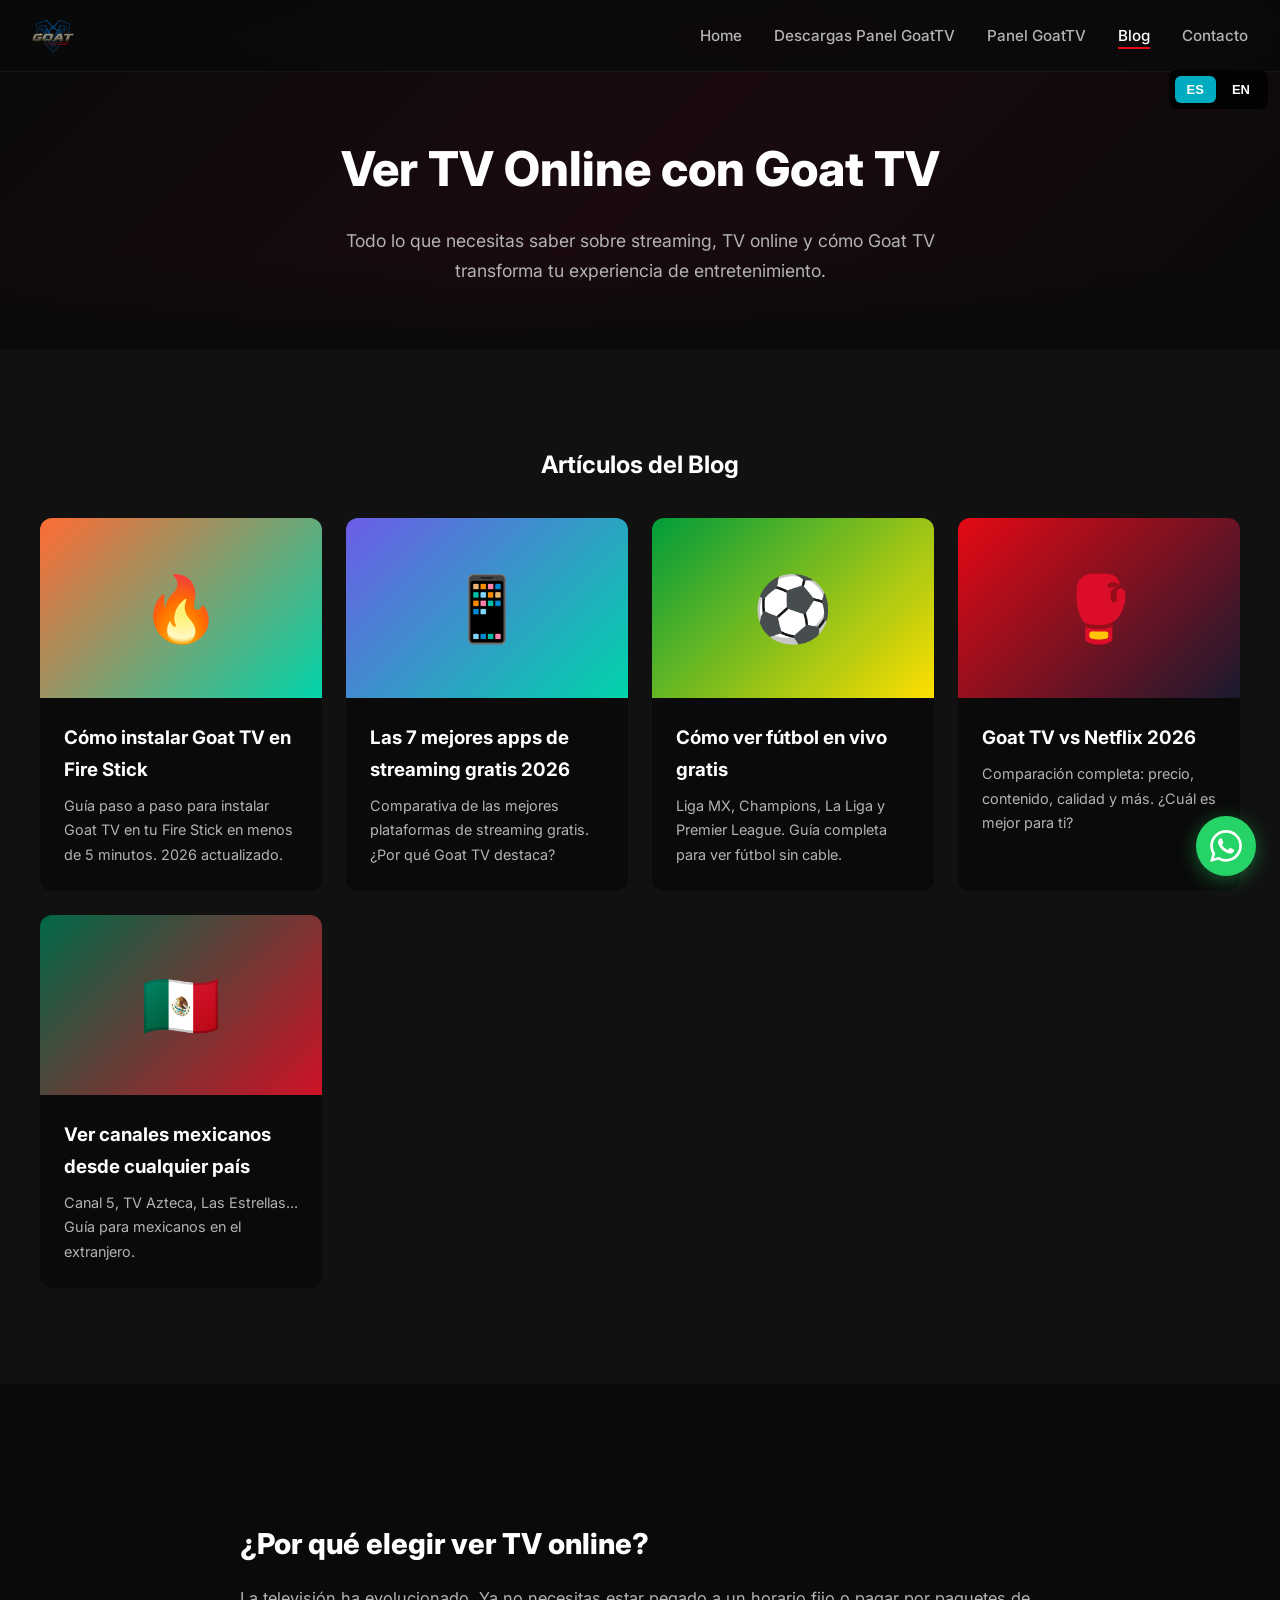
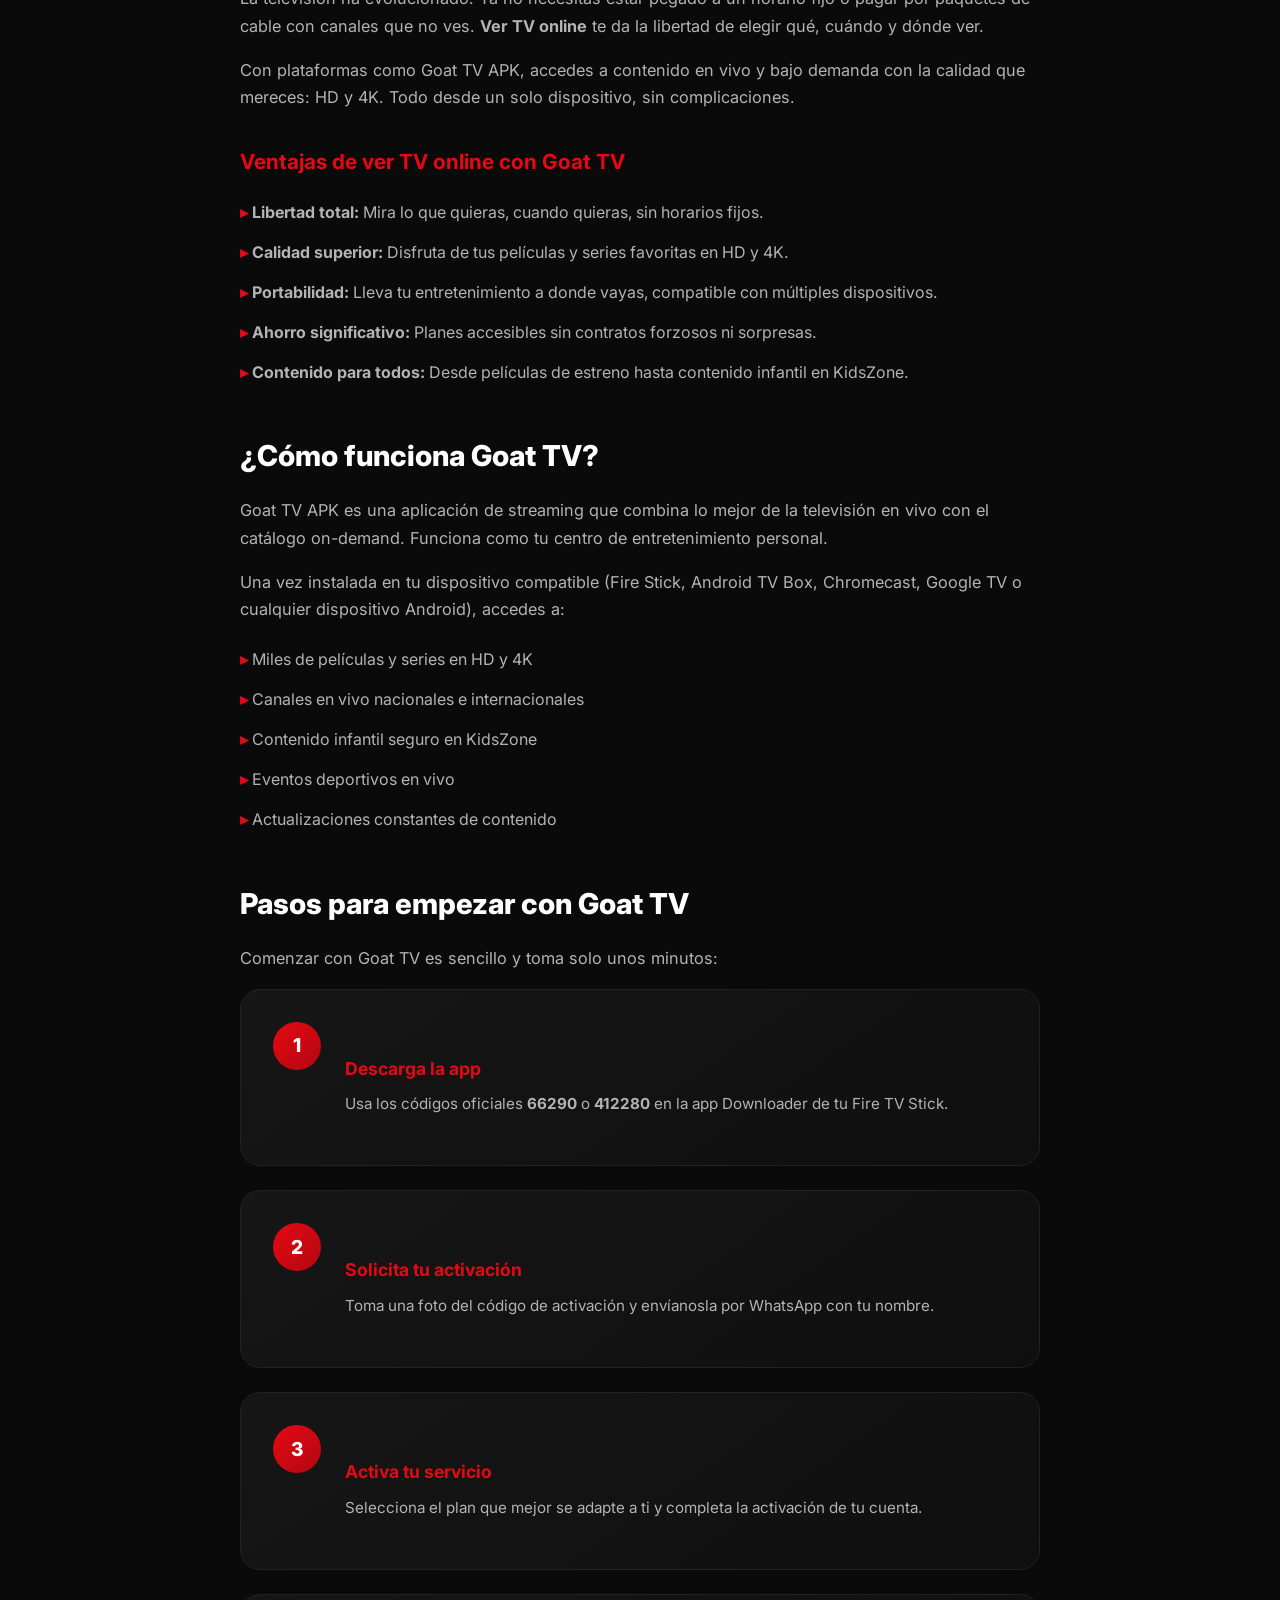
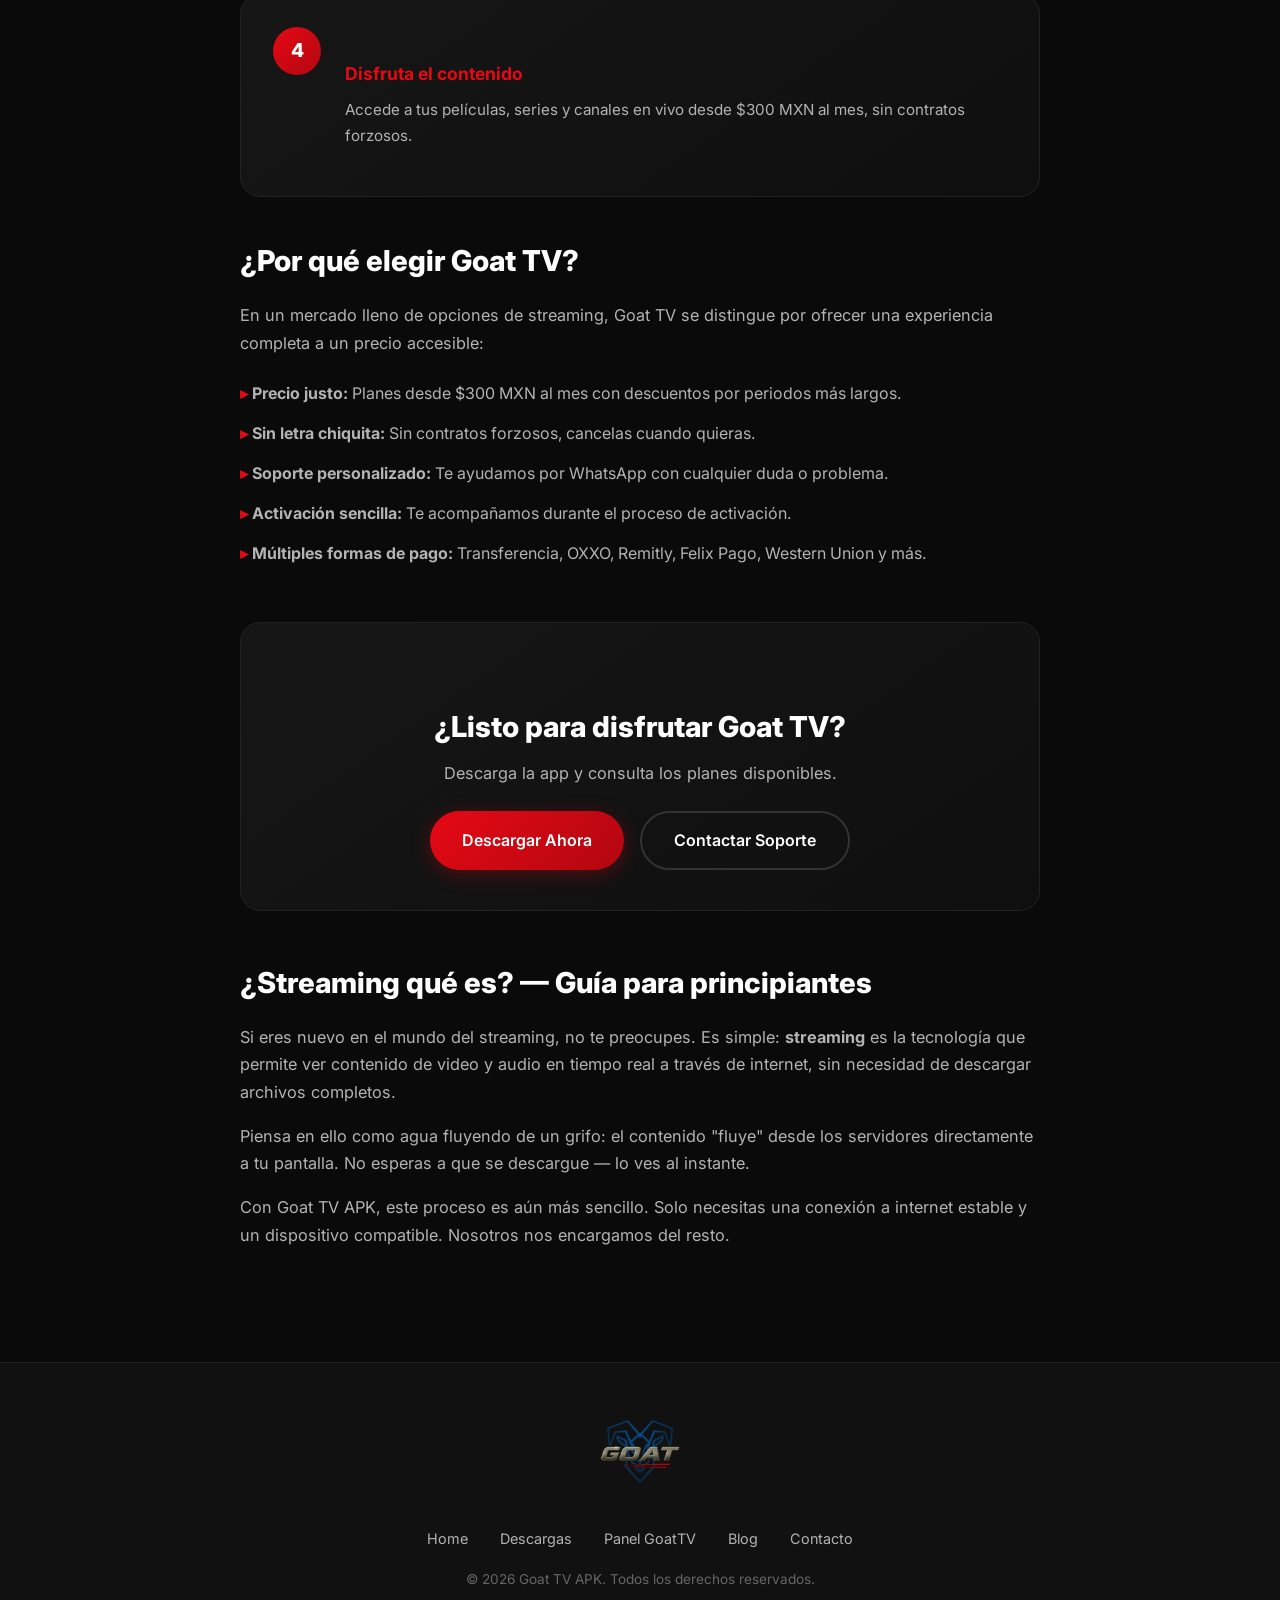
<file: blog.html>
<!DOCTYPE html>
<html lang="es">
<head>
  <meta charset="UTF-8">
  <meta name="viewport" content="width=device-width, initial-scale=1.0">
  <title>Ver TV Online con Goat TV — Blog</title>
  <meta name="description" content="Descubre cómo ver TV online con Goat TV. La mejor plataforma de streaming HD y 4K para disfrutar de películas, series y canales en vivo.">
  <link rel="preconnect" href="https://fonts.googleapis.com">
  <link rel="preconnect" href="https://fonts.gstatic.com" crossorigin>
  <link href="https://fonts.googleapis.com/css2?family=Inter:wght@400;500;600;700;800;900&display=swap" rel="stylesheet">
  <link rel="stylesheet" href="style.css">
  <link rel="icon" href="logo.png">
  <link rel="canonical" href="https://www.goattvoficial.com/blog.html">
  <meta property="og:title" content="Ver TV Online con Goat TV — Blog">
  <meta property="og:description" content="Artículos, novedades y guías sobre streaming, películas y series en Goat TV.">
  <meta property="og:url" content="https://www.goattvoficial.com/blog.html">
  <meta property="og:type" content="website">
  <meta property="og:image" content="https://www.goattvoficial.com/logo.png">
  <meta name="twitter:card" content="summary_large_image">
  <meta name="twitter:title" content="Ver TV Online con Goat TV — Blog">
  <meta name="twitter:description" content="Artículos, novedades y guías sobre streaming, películas y series en Goat TV.">
  <meta name="twitter:image" content="https://www.goattvoficial.com/logo.png">
</head>
<body>

  <!-- NAVBAR -->
  <nav class="navbar" id="navbar">
    <a href="index.html" class="nav-logo">
    <img src="logo.png" alt="Goat TV" style="height:42px;width:auto;">
  </a>
    <ul class="nav-links" id="navLinks">
      <li><a href="index.html">Home</a></li>
      <li><a href="descargas.html">Descargas</a>
      <a href="panel.html">Panel GoatTV</a></li>
    <li><a href="panel.html">Panel GoatTV</a></li>
      <li><a href="blog.html" class="active">Blog</a></li>
      <li><a href="contacto.html">Contacto</a></li>
    </ul>
    <button class="nav-toggle" id="navToggle" aria-label="Menu">☰</button>
  </nav>

  <!-- PAGE HERO -->
  <section class="page-hero">
    <h1>Ver TV Online con Goat TV</h1>
    <p>Todo lo que necesitas saber sobre streaming, TV online y cómo Goat TV transforma tu experiencia de entretenimiento.</p>
  </section>

  <!-- ARTICLES GRID -->
  <section class="section" style="background: var(--bg-secondary);">
    <div class="container">
      <h2 class="animate-on-scroll" style="text-align: center; margin-bottom: 2rem;">Artículos del Blog</h2>
      <div style="display: grid; grid-template-columns: repeat(auto-fit, minmax(280px, 1fr)); gap: 1.5rem;">

        <a href="como-instalar-goat-tv-fire-stick.html" class="card-hover" style="text-decoration: none; background: var(--bg-primary); border-radius: 12px; overflow: hidden; box-shadow: var(--shadow); transition: transform 0.3s;">
          <div style="height: 180px; background: linear-gradient(135deg, #ff6b35, #00d4aa); display: flex; align-items: center; justify-content: center; font-size: 4rem;">🔥</div>
          <div style="padding: 1.5rem;">
            <h3 style="margin-bottom: 0.5rem; color: var(--text-primary);">Cómo instalar Goat TV en Fire Stick</h3>
            <p style="color: var(--text-secondary); font-size: 0.9rem;">Guía paso a paso para instalar Goat TV en tu Fire Stick en menos de 5 minutos. 2026 actualizado.</p>
          </div>
        </a>

        <a href="mejores-apps-streaming-gratis-2026.html" class="card-hover" style="text-decoration: none; background: var(--bg-primary); border-radius: 12px; overflow: hidden; box-shadow: var(--shadow); transition: transform 0.3s;">
          <div style="height: 180px; background: linear-gradient(135deg, #6c5ce7, #00d4aa); display: flex; align-items: center; justify-content: center; font-size: 4rem;">📱</div>
          <div style="padding: 1.5rem;">
            <h3 style="margin-bottom: 0.5rem; color: var(--text-primary);">Las 7 mejores apps de streaming gratis 2026</h3>
            <p style="color: var(--text-secondary); font-size: 0.9rem;">Comparativa de las mejores plataformas de streaming gratis. ¿Por qué Goat TV destaca?</p>
          </div>
        </a>

        <a href="como-ver-futbol-en-vivo-gratis.html" class="card-hover" style="text-decoration: none; background: var(--bg-primary); border-radius: 12px; overflow: hidden; box-shadow: var(--shadow); transition: transform 0.3s;">
          <div style="height: 180px; background: linear-gradient(135deg, #009c3b, #ffdf00); display: flex; align-items: center; justify-content: center; font-size: 4rem;">⚽</div>
          <div style="padding: 1.5rem;">
            <h3 style="margin-bottom: 0.5rem; color: var(--text-primary);">Cómo ver fútbol en vivo gratis</h3>
            <p style="color: var(--text-secondary); font-size: 0.9rem;">Liga MX, Champions, La Liga y Premier League. Guía completa para ver fútbol sin cable.</p>
          </div>
        </a>

        <a href="goat-tv-vs-netflix-2026.html" class="card-hover" style="text-decoration: none; background: var(--bg-primary); border-radius: 12px; overflow: hidden; box-shadow: var(--shadow); transition: transform 0.3s;">
          <div style="height: 180px; background: linear-gradient(135deg, #e50914, #1a1a2e); display: flex; align-items: center; justify-content: center; font-size: 4rem;">🥊</div>
          <div style="padding: 1.5rem;">
            <h3 style="margin-bottom: 0.5rem; color: var(--text-primary);">Goat TV vs Netflix 2026</h3>
            <p style="color: var(--text-secondary); font-size: 0.9rem;">Comparación completa: precio, contenido, calidad y más. ¿Cuál es mejor para ti?</p>
          </div>
        </a>

        <a href="como-ver-canales-mexicanos-desde-cualquier-pais.html" class="card-hover" style="text-decoration: none; background: var(--bg-primary); border-radius: 12px; overflow: hidden; box-shadow: var(--shadow); transition: transform 0.3s;">
          <div style="height: 180px; background: linear-gradient(135deg, #006847, #ce1126); display: flex; align-items: center; justify-content: center; font-size: 4rem;">🇲🇽</div>
          <div style="padding: 1.5rem;">
            <h3 style="margin-bottom: 0.5rem; color: var(--text-primary);">Ver canales mexicanos desde cualquier país</h3>
            <p style="color: var(--text-secondary); font-size: 0.9rem;">Canal 5, TV Azteca, Las Estrellas... Guía para mexicanos en el extranjero.</p>
          </div>
        </a>

      </div>
    </div>
  </section>

  <!-- BLOG CONTENT -->
  <section class="section">
    <div class="container">
      <div class="blog-content">

        <h2 class="animate-on-scroll">¿Por qué elegir ver TV online?</h2>
        <p>La televisión ha evolucionado. Ya no necesitas estar pegado a un horario fijo o pagar por paquetes de cable con canales que no ves. <strong>Ver TV online</strong> te da la libertad de elegir qué, cuándo y dónde ver.</p>
        <p>Con plataformas como Goat TV APK, accedes a contenido en vivo y bajo demanda con la calidad que mereces: HD y 4K. Todo desde un solo dispositivo, sin complicaciones.</p>

        <h3>Ventajas de ver TV online con Goat TV</h3>
        <ul>
          <li><strong>Libertad total:</strong> Mira lo que quieras, cuando quieras, sin horarios fijos.</li>
          <li><strong>Calidad superior:</strong> Disfruta de tus películas y series favoritas en HD y 4K.</li>
          <li><strong>Portabilidad:</strong> Lleva tu entretenimiento a donde vayas, compatible con múltiples dispositivos.</li>
          <li><strong>Ahorro significativo:</strong> Planes accesibles sin contratos forzosos ni sorpresas.</li>
          <li><strong>Contenido para todos:</strong> Desde películas de estreno hasta contenido infantil en KidsZone.</li>
        </ul>

        <h2 class="animate-on-scroll">¿Cómo funciona Goat TV?</h2>
        <p>Goat TV APK es una aplicación de streaming que combina lo mejor de la televisión en vivo con el catálogo on-demand. Funciona como tu centro de entretenimiento personal.</p>
        <p>Una vez instalada en tu dispositivo compatible (Fire Stick, Android TV Box, Chromecast, Google TV o cualquier dispositivo Android), accedes a:</p>
        <ul>
          <li>Miles de películas y series en HD y 4K</li>
          <li>Canales en vivo nacionales e internacionales</li>
          <li>Contenido infantil seguro en KidsZone</li>
          <li>Eventos deportivos en vivo</li>
          <li>Actualizaciones constantes de contenido</li>
        </ul>

        <h2 class="animate-on-scroll">Pasos para empezar con Goat TV</h2>
        <p>Comenzar con Goat TV es sencillo y toma solo unos minutos:</p>

        <div class="step-card animate-on-scroll">
          <div class="step-number">1</div>
          <div class="step-content">
            <h3>Descarga la app</h3>
            <p>Usa los códigos oficiales <strong>66290</strong> o <strong>412280</strong> en la app Downloader de tu Fire TV Stick.</p>
          </div>
        </div>
        <div class="step-card animate-on-scroll">
          <div class="step-number">2</div>
          <div class="step-content">
            <h3>Solicita tu activación</h3>
            <p>Toma una foto del código de activación y envíanosla por WhatsApp con tu nombre.</p>
          </div>
        </div>
        <div class="step-card animate-on-scroll">
          <div class="step-number">3</div>
          <div class="step-content">
            <h3>Activa tu servicio</h3>
            <p>Selecciona el plan que mejor se adapte a ti y completa la activación de tu cuenta.</p>
          </div>
        </div>
        <div class="step-card animate-on-scroll">
          <div class="step-number">4</div>
          <div class="step-content">
            <h3>Disfruta el contenido</h3>
            <p>Accede a tus películas, series y canales en vivo desde $300 MXN al mes, sin contratos forzosos.</p>
          </div>
        </div>

        <h2 class="animate-on-scroll">¿Por qué elegir Goat TV?</h2>
        <p>En un mercado lleno de opciones de streaming, Goat TV se distingue por ofrecer una experiencia completa a un precio accesible:</p>
        <ul>
          <li><strong>Precio justo:</strong> Planes desde $300 MXN al mes con descuentos por periodos más largos.</li>
          <li><strong>Sin letra chiquita:</strong> Sin contratos forzosos, cancelas cuando quieras.</li>
          <li><strong>Soporte personalizado:</strong> Te ayudamos por WhatsApp con cualquier duda o problema.</li>
          <li><strong>Activación sencilla:</strong> Te acompañamos durante el proceso de activación.</li>
          <li><strong>Múltiples formas de pago:</strong> Transferencia, OXXO, Remitly, Felix Pago, Western Union y más.</li>
        </ul>

        <!-- CTA -->
        <div class="blog-cta animate-on-scroll">
          <h2 style="margin-bottom: 0.5rem;">¿Listo para disfrutar Goat TV?</h2>
          <p style="color: var(--text-secondary); margin-bottom: 1.5rem;">Descarga la app y consulta los planes disponibles.</p>
          <div style="display: flex; gap: 1rem; justify-content: center; flex-wrap: wrap;">
            <a href="descargas.html" class="btn btn-primary">Descargar Ahora</a>
            <a href="contacto.html" class="btn btn-outline">Contactar Soporte</a>
          </div>
        </div>

        <h2 class="animate-on-scroll">¿Streaming qué es? — Guía para principiantes</h2>
        <p>Si eres nuevo en el mundo del streaming, no te preocupes. Es simple: <strong>streaming</strong> es la tecnología que permite ver contenido de video y audio en tiempo real a través de internet, sin necesidad de descargar archivos completos.</p>
        <p>Piensa en ello como agua fluyendo de un grifo: el contenido "fluye" desde los servidores directamente a tu pantalla. No esperas a que se descargue — lo ves al instante.</p>
        <p>Con Goat TV APK, este proceso es aún más sencillo. Solo necesitas una conexión a internet estable y un dispositivo compatible. Nosotros nos encargamos del resto.</p>

      </div>
    </div>
  </section>

  <!-- FOOTER -->
  <footer class="footer">
    <div class="footer-brand">
    <img src="logo.png" alt="Goat TV" class="footer-logo">
  </div>
    <div class="footer-links">
      <a href="index.html">Home</a>
      <a href="descargas.html">Descargas</a>
      <a href="panel.html">Panel GoatTV</a>
      <a href="blog.html">Blog</a>
      <a href="contacto.html">Contacto</a>
    </div>
    <p>© 2026 Goat TV APK. Todos los derechos reservados.</p>

</footer>

  <!-- WHATSAPP FLOAT -->
  <span class="whatsapp-float" aria-label="WhatsApp">
    <svg viewBox="0 0 24 24"><path d="M17.472 14.382c-.297-.149-1.758-.867-2.03-.967-.273-.099-.471-.148-.67.15-.197.297-.767.966-.94 1.164-.173.199-.347.223-.644.075-.297-.15-1.255-.463-2.39-1.475-.883-.788-1.48-1.761-1.653-2.059-.173-.297-.018-.458.13-.606.134-.133.298-.347.446-.52.149-.174.198-.298.298-.497.099-.198.05-.371-.025-.52-.075-.149-.669-1.612-.916-2.207-.242-.579-.487-.5-.669-.51-.173-.008-.371-.01-.57-.01-.198 0-.52.074-.792.372-.272.297-1.04 1.016-1.04 2.479 0 1.462 1.065 2.875 1.213 3.074.149.198 2.096 3.2 5.077 4.487.709.306 1.262.489 1.694.625.712.227 1.36.195 1.871.118.571-.085 1.758-.719 2.006-1.413.248-.694.248-1.289.173-1.413-.074-.124-.272-.198-.57-.347m-5.421 7.403h-.004a9.87 9.87 0 01-5.031-1.378l-.361-.214-3.741.982.998-3.648-.235-.374a9.86 9.86 0 01-1.51-5.26c.001-5.45 4.436-9.884 9.888-9.884 2.64 0 5.122 1.03 6.988 2.898a9.825 9.825 0 012.893 6.994c-.003 5.45-4.437 9.884-9.885 9.884m8.413-18.297A11.815 11.815 0 0012.05 0C5.495 0 .16 5.335.157 11.892c0 2.096.547 4.142 1.588 5.945L.057 24l6.305-1.654a11.882 11.882 0 005.683 1.448h.005c6.554 0 11.89-5.335 11.893-11.893a11.821 11.821 0 00-3.48-8.413z"/></svg>
  </span>

  <script>
    window.addEventListener('scroll', () => {
      document.getElementById('navbar').classList.toggle('scrolled', window.scrollY > 50);
    });
    document.getElementById('navToggle').addEventListener('click', () => {
      document.getElementById('navLinks').classList.toggle('open');
    });
    const observer = new IntersectionObserver((entries) => {
      entries.forEach((entry, i) => {
        if (entry.isIntersecting) {
          setTimeout(() => entry.target.classList.add('visible'), i * 100);
          observer.unobserve(entry.target);
        }
      });
    }, { threshold: 0.1 });
    document.querySelectorAll('.animate-on-scroll').forEach(el => observer.observe(el));
  </script>

  <!-- Language Switcher -->
  <style>
    .lang-switcher {
      position: fixed;
      top: 70px;
      right: 12px;
      z-index: 9999;
      background: rgba(0,0,0,0.8);
      border-radius: 8px;
      padding: 6px;
      display: flex;
      gap: 4px;
    }
    .lang-switcher button {
      background: transparent;
      border: none;
      color: white;
      padding: 6px 12px;
      border-radius: 6px;
      cursor: pointer;
      font-size: 13px;
      font-weight: 600;
    }
    .lang-switcher button.active {
      background: #00acc1;
    }
    .lang-switcher button:hover {
      background: rgba(255,255,255,0.2);
    }
    .lang-switcher button.active:hover {
      background: #00acc1;
    }
    @media (max-width: 768px) {
      .lang-switcher {
        top: 65px;
        right: 8px;
      }
    }
  </style>
  <div class="lang-switcher" id="langSwitcher">
    <button onclick="switchLang('es')" class="active" id="lang-es">ES</button>
    <button onclick="switchLang('en')" id="lang-en">EN</button>
  </div>
  <div id="google_translate_element" style="position:fixed;top:-9999px;left:-9999px;"></div>
  <script src="https://translate.google.com/translate_a/element.js?cb=googleTranslateElementInit"></script>
  <script>
    function googleTranslateElementInit() {
      new google.translate.TranslateElement({pageLanguage:"es", includedLanguages:"en,es"}, "google_translate_element");
    }
    function switchLang(lang) {
      document.querySelectorAll('.lang-switcher button').forEach(function(b){ b.classList.remove('active'); });
      document.getElementById('lang-' + lang).classList.add('active');
      var sel = document.querySelector('.goog-te-gadget select');
      if (sel) { sel.value = lang; sel.dispatchEvent(new Event('change')); }
      else { window.location.hash = '#googtrans(' + (lang === 'en' ? '/en' : '') + ')'; location.reload(); }
    }
  </script>
</html>
</file>
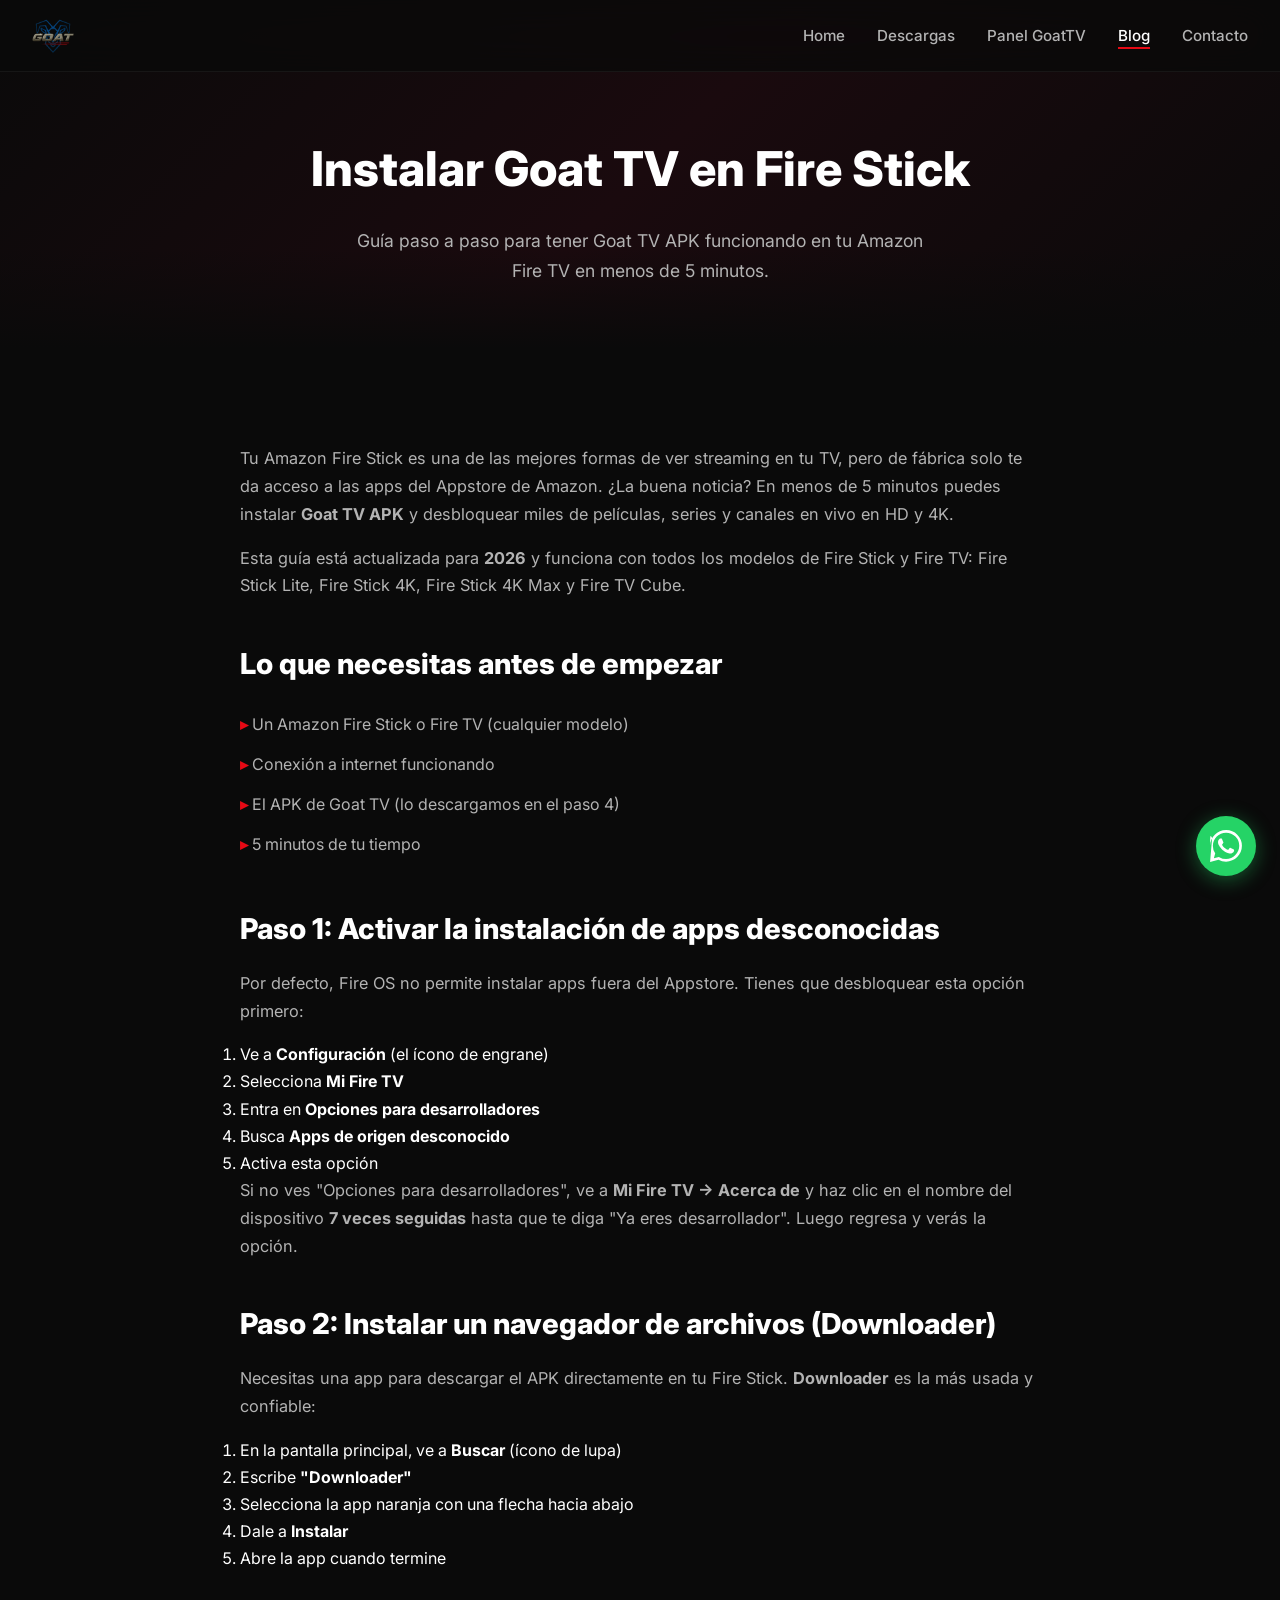
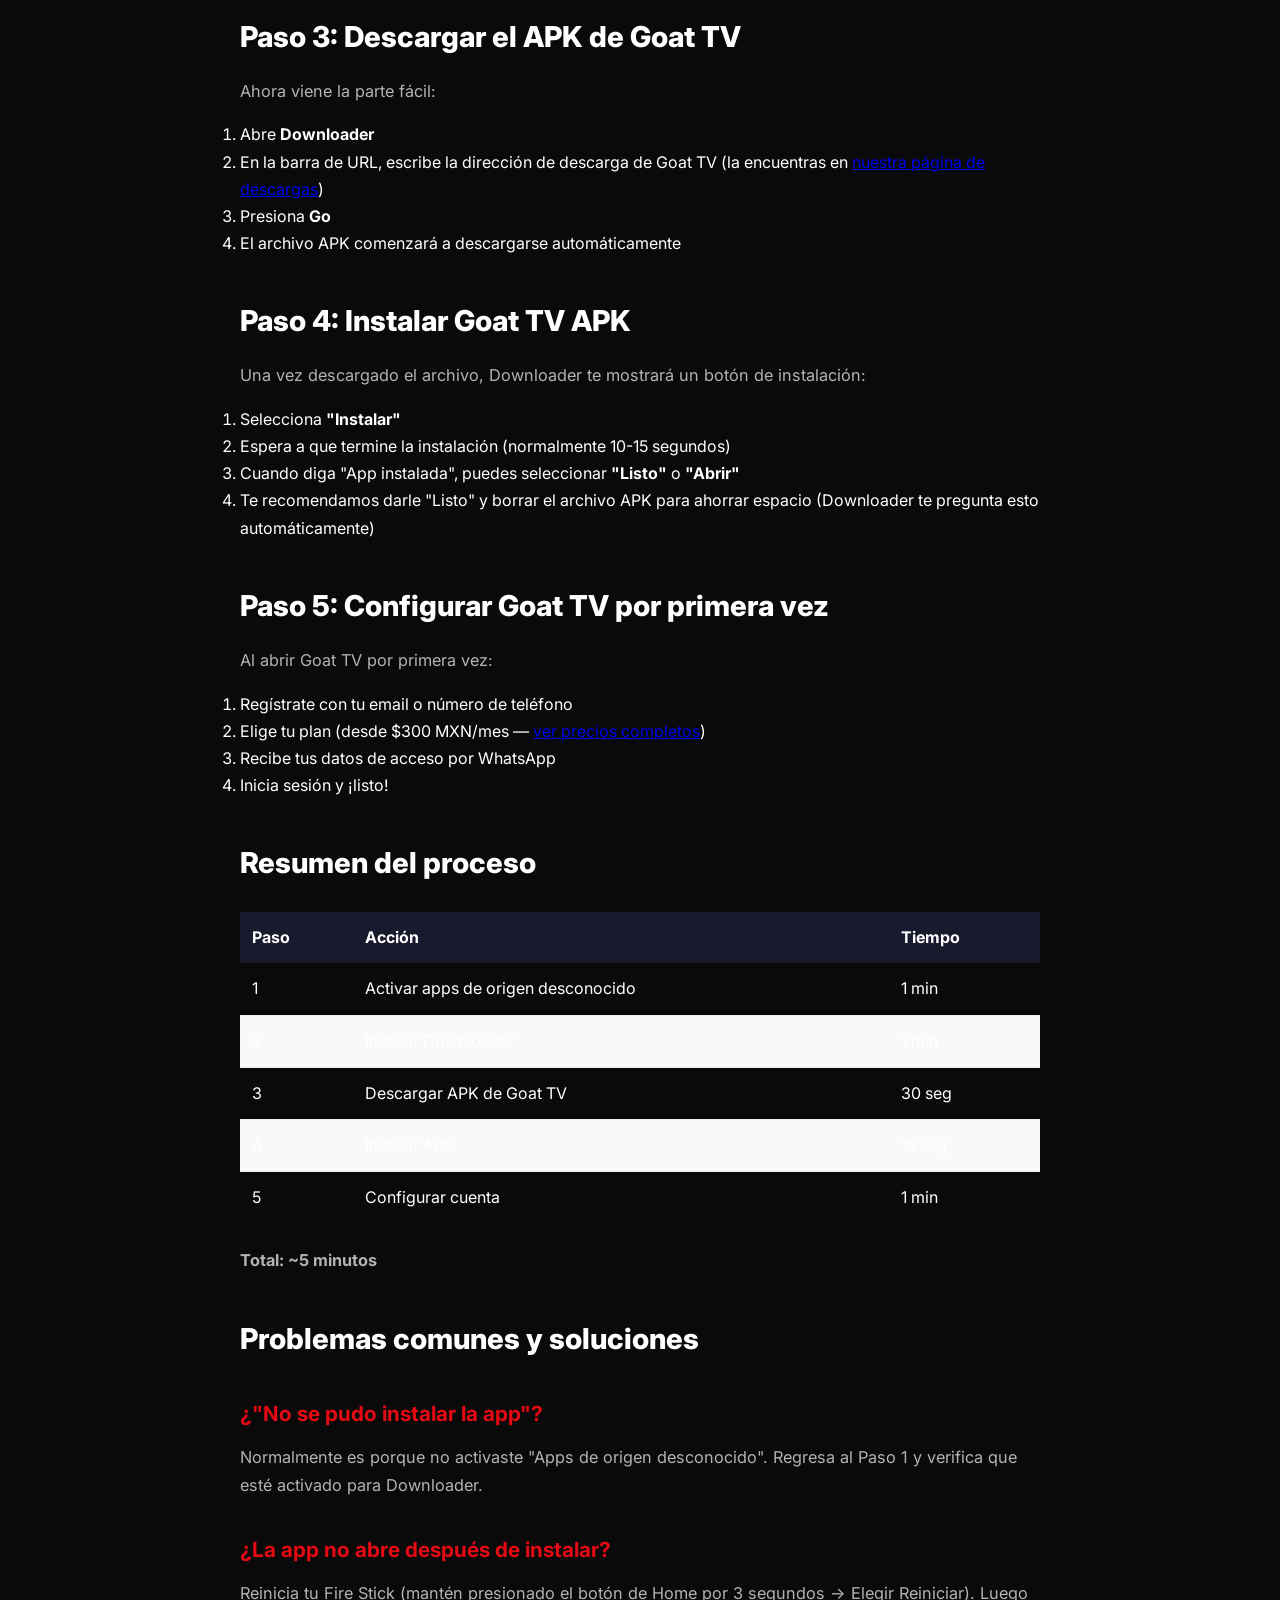
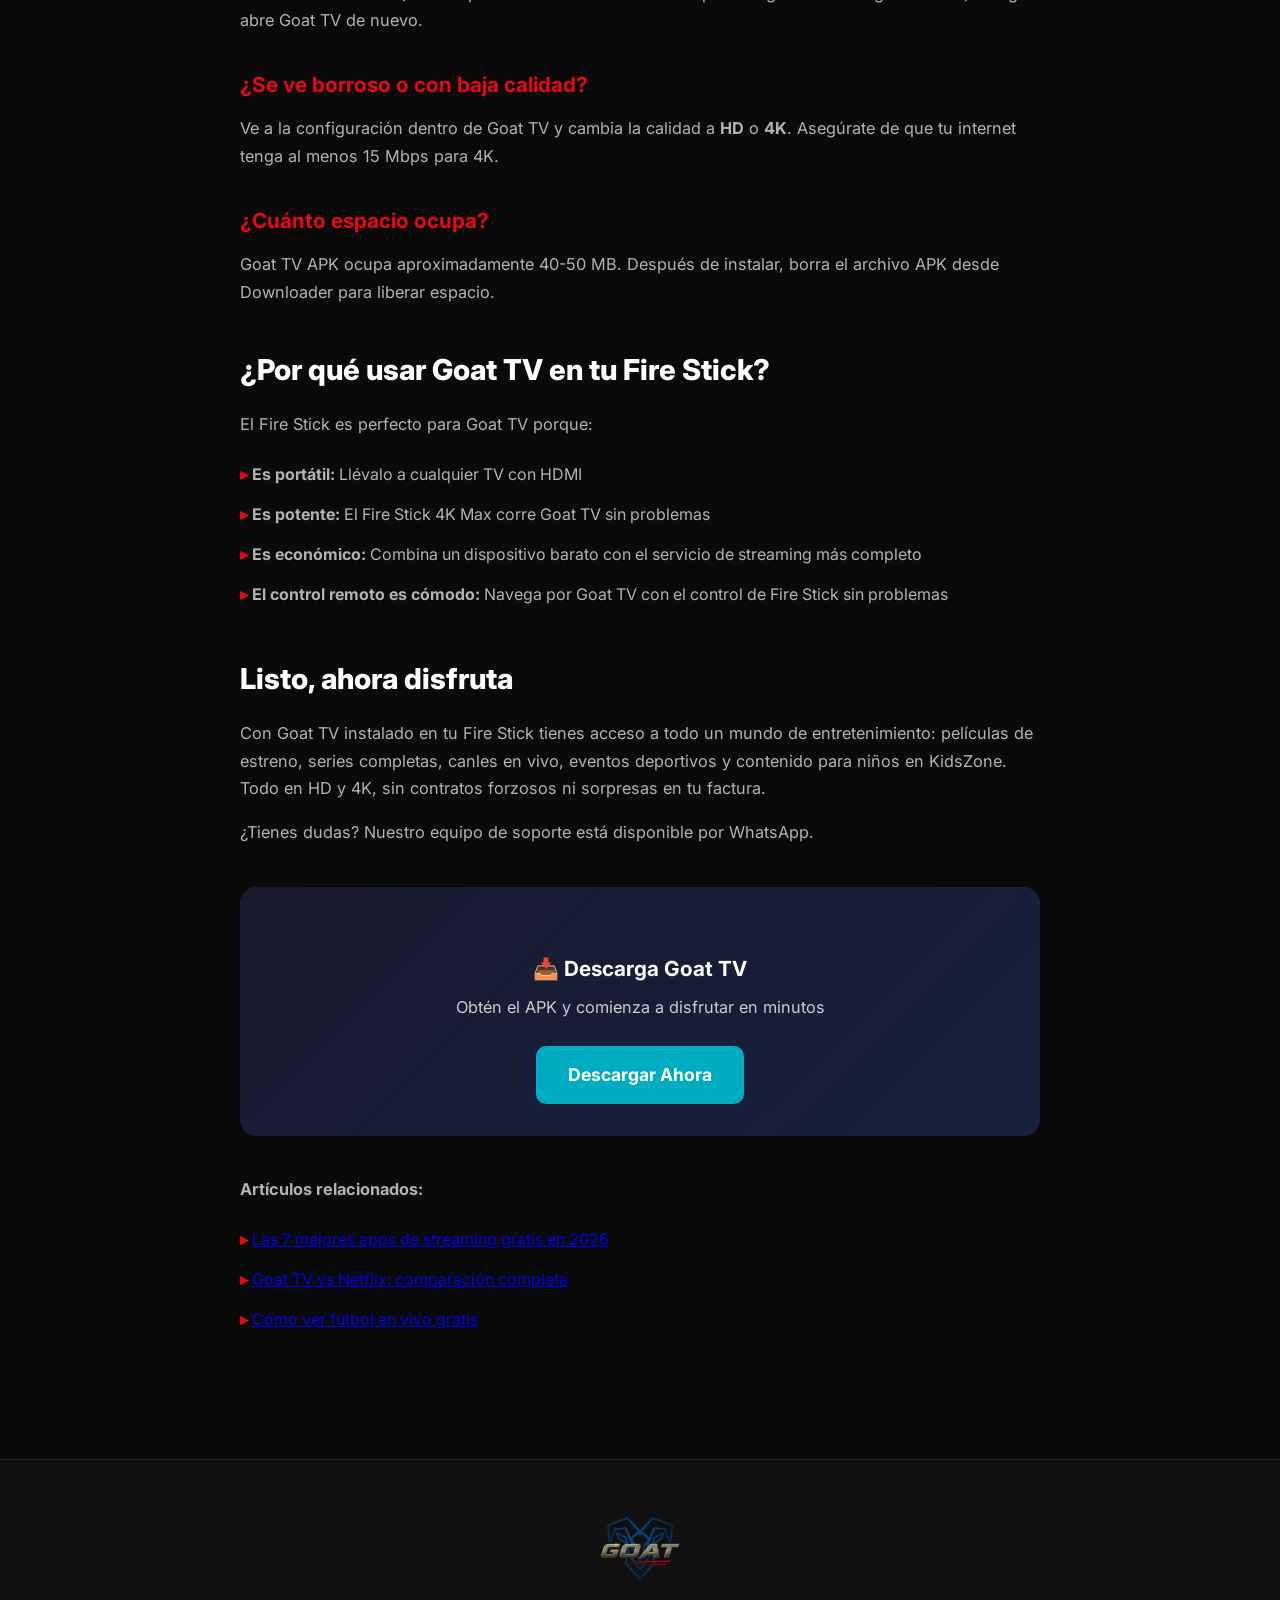
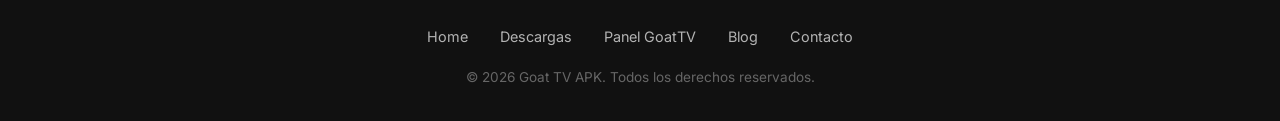
<file: como-instalar-goat-tv-fire-stick.html>
<!DOCTYPE html>
<html lang="es">
<head>
  <meta charset="UTF-8">
  <meta name="viewport" content="width=device-width, initial-scale=1.0">
  <title>Cómo instalar Goat TV en Fire Stick en 5 minutos (guía paso a paso 2026)</title>
  <meta name="description" content="Aprende a instalar Goat TV APK en tu Amazon Fire Stick en menos de 5 minutos. Guía completa con pasos screenshots para Fire TV y Fire TV Stick.">
  <link rel="preconnect" href="https://fonts.googleapis.com">
  <link rel="preconnect" href="https://fonts.gstatic.com" crossorigin>
  <link href="https://fonts.googleapis.com/css2?family=Inter:wght@400;500;600;700;800;900&display=swap" rel="stylesheet">
  <link rel="stylesheet" href="style.css">
  <link rel="icon" href="logo.png">
  <link rel="canonical" href="https://www.goattvoficial.com/como-instalar-goat-tv-fire-stick.html">
  <meta property="og:title" content="Cómo instalar Goat TV en Fire Stick en 5 minutos (guía 2026)">
  <meta property="og:description" content="Guía paso a paso para instalar Goat TV APK en Amazon Fire Stick y Fire TV. Funciona en todos los modelos 2024-2026.">
  <meta property="og:url" content="https://www.goattvoficial.com/como-instalar-goat-tv-fire-stick.html">
  <meta property="og:type" content="article">
  <meta property="og:image" content="https://www.goattvoficial.com/logo.png">
  <meta name="twitter:card" content="summary_large_image">
  <meta name="twitter:title" content="Cómo instalar Goat TV en Fire Stick en 5 minutos">
  <meta name="twitter:description" content="Guía paso a paso para instalar Goat TV APK en Amazon Fire Stick.">
  <meta name="twitter:image" content="https://www.goattvoficial.com/logo.png">
</head>
<body>

  <!-- NAVBAR -->
  <nav class="navbar" id="navbar">
    <a href="index.html" class="nav-logo">
      <img src="logo.png" alt="Goat TV" style="height:42px;width:auto;">
    </a>
    <ul class="nav-links" id="navLinks">
      <li><a href="index.html">Home</a></li>
      <li><a href="descargas.html">Descargas</a></li>
      <li><a href="panel.html">Panel GoatTV</a></li>
      <li><a href="blog.html" class="active">Blog</a></li>
      <li><a href="contacto.html">Contacto</a></li>
    </ul>
    <button class="nav-toggle" id="navToggle" aria-label="Menu">☰</button>
  </nav>

  <!-- PAGE HERO -->
  <section class="page-hero">
    <h1>Instalar Goat TV en Fire Stick</h1>
    <p>Guía paso a paso para tener Goat TV APK funcionando en tu Amazon Fire TV en menos de 5 minutos.</p>
  </section>

  <!-- ARTICLE -->
  <section class="section">
    <div class="container">
      <div class="blog-content">

        <p>Tu Amazon Fire Stick es una de las mejores formas de ver streaming en tu TV, pero de fábrica solo te da acceso a las apps del Appstore de Amazon. ¿La buena noticia? En menos de 5 minutos puedes instalar <strong>Goat TV APK</strong> y desbloquear miles de películas, series y canales en vivo en HD y 4K.</p>

        <p>Esta guía está actualizada para <strong>2026</strong> y funciona con todos los modelos de Fire Stick y Fire TV: Fire Stick Lite, Fire Stick 4K, Fire Stick 4K Max y Fire TV Cube.</p>

        <h2>Lo que necesitas antes de empezar</h2>
        <ul>
          <li>Un Amazon Fire Stick o Fire TV (cualquier modelo)</li>
          <li>Conexión a internet funcionando</li>
          <li>El APK de Goat TV (lo descargamos en el paso 4)</li>
          <li>5 minutos de tu tiempo</li>
        </ul>

        <h2>Paso 1: Activar la instalación de apps desconocidas</h2>
        <p>Por defecto, Fire OS no permite instalar apps fuera del Appstore. Tienes que desbloquear esta opción primero:</p>
        <ol>
          <li>Ve a <strong>Configuración</strong> (el ícono de engrane)</li>
          <li>Selecciona <strong>Mi Fire TV</strong></li>
          <li>Entra en <strong>Opciones para desarrolladores</strong></li>
          <li>Busca <strong>Apps de origen desconocido</strong></li>
          <li>Activa esta opción</li>
        </ol>
        <p>Si no ves "Opciones para desarrolladores", ve a <strong>Mi Fire TV → Acerca de</strong> y haz clic en el nombre del dispositivo <strong>7 veces seguidas</strong> hasta que te diga "Ya eres desarrollador". Luego regresa y verás la opción.</p>

        <h2>Paso 2: Instalar un navegador de archivos (Downloader)</h2>
        <p>Necesitas una app para descargar el APK directamente en tu Fire Stick. <strong>Downloader</strong> es la más usada y confiable:</p>
        <ol>
          <li>En la pantalla principal, ve a <strong>Buscar</strong> (ícono de lupa)</li>
          <li>Escribe <strong>"Downloader"</strong></li>
          <li>Selecciona la app naranja con una flecha hacia abajo</li>
          <li>Dale a <strong>Instalar</strong></li>
          <li>Abre la app cuando termine</li>
        </ol>

        <h2>Paso 3: Descargar el APK de Goat TV</h2>
        <p>Ahora viene la parte fácil:</p>
        <ol>
          <li>Abre <strong>Downloader</strong></li>
          <li>En la barra de URL, escribe la dirección de descarga de Goat TV (la encuentras en <a href="descargas.html">nuestra página de descargas</a>)</li>
          <li>Presiona <strong>Go</strong></li>
          <li>El archivo APK comenzará a descargarse automáticamente</li>
        </ol>

        <h2>Paso 4: Instalar Goat TV APK</h2>
        <p>Una vez descargado el archivo, Downloader te mostrará un botón de instalación:</p>
        <ol>
          <li>Selecciona <strong>"Instalar"</strong></li>
          <li>Espera a que termine la instalación (normalmente 10-15 segundos)</li>
          <li>Cuando diga "App instalada", puedes seleccionar <strong>"Listo"</strong> o <strong>"Abrir"</strong></li>
          <li>Te recomendamos darle "Listo" y borrar el archivo APK para ahorrar espacio (Downloader te pregunta esto automáticamente)</li>
        </ol>

        <h2>Paso 5: Configurar Goat TV por primera vez</h2>
        <p>Al abrir Goat TV por primera vez:</p>
        <ol>
          <li>Regístrate con tu email o número de teléfono</li>
          <li>Elige tu plan (desde $300 MXN/mes — <a href="descargas.html">ver precios completos</a>)</li>
          <li>Recibe tus datos de acceso por WhatsApp</li>
          <li>Inicia sesión y ¡listo!</li>
        </ol>

        <h2>Resumen del proceso</h2>
        <table style="width:100%;border-collapse:collapse;margin:1.5rem 0;">
          <thead>
            <tr style="background:#1a1a2e;color:white;">
              <th style="padding:12px;text-align:left;">Paso</th>
              <th style="padding:12px;text-align:left;">Acción</th>
              <th style="padding:12px;text-align:left;">Tiempo</th>
            </tr>
          </thead>
          <tbody>
            <tr style="border-bottom:1px solid #eee;">
              <td style="padding:12px;">1</td>
              <td style="padding:12px;">Activar apps de origen desconocido</td>
              <td style="padding:12px;">1 min</td>
            </tr>
            <tr style="border-bottom:1px solid #eee;background:#f9f9f9;">
              <td style="padding:12px;">2</td>
              <td style="padding:12px;">Instalar Downloader</td>
              <td style="padding:12px;">1 min</td>
            </tr>
            <tr style="border-bottom:1px solid #eee;">
              <td style="padding:12px;">3</td>
              <td style="padding:12px;">Descargar APK de Goat TV</td>
              <td style="padding:12px;">30 seg</td>
            </tr>
            <tr style="border-bottom:1px solid #eee;background:#f9f9f9;">
              <td style="padding:12px;">4</td>
              <td style="padding:12px;">Instalar APK</td>
              <td style="padding:12px;">15 seg</td>
            </tr>
            <tr>
              <td style="padding:12px;">5</td>
              <td style="padding:12px;">Configurar cuenta</td>
              <td style="padding:12px;">1 min</td>
            </tr>
          </tbody>
        </table>
        <p><strong>Total: ~5 minutos</strong></p>

        <h2>Problemas comunes y soluciones</h2>

        <h3>¿"No se pudo instalar la app"?</h3>
        <p>Normalmente es porque no activaste "Apps de origen desconocido". Regresa al Paso 1 y verifica que esté activado para Downloader.</p>

        <h3>¿La app no abre después de instalar?</h3>
        <p>Reinicia tu Fire Stick (mantén presionado el botón de Home por 3 segundos → Elegir Reiniciar). Luego abre Goat TV de nuevo.</p>

        <h3>¿Se ve borroso o con baja calidad?</h3>
        <p>Ve a la configuración dentro de Goat TV y cambia la calidad a <strong>HD</strong> o <strong>4K</strong>. Asegúrate de que tu internet tenga al menos 15 Mbps para 4K.</p>

        <h3>¿Cuánto espacio ocupa?</h3>
        <p>Goat TV APK ocupa aproximadamente 40-50 MB. Después de instalar, borra el archivo APK desde Downloader para liberar espacio.</p>

        <h2>¿Por qué usar Goat TV en tu Fire Stick?</h2>
        <p>El Fire Stick es perfecto para Goat TV porque:</p>
        <ul>
          <li><strong>Es portátil:</strong> Llévalo a cualquier TV con HDMI</li>
          <li><strong>Es potente:</strong> El Fire Stick 4K Max corre Goat TV sin problemas</li>
          <li><strong>Es económico:</strong> Combina un dispositivo barato con el servicio de streaming más completo</li>
          <li><strong>El control remoto es cómodo:</strong> Navega por Goat TV con el control de Fire Stick sin problemas</li>
        </ul>

        <h2>Listo, ahora disfruta</h2>
        <p>Con Goat TV instalado en tu Fire Stick tienes acceso a todo un mundo de entretenimiento: películas de estreno, series completas, canles en vivo, eventos deportivos y contenido para niños en KidsZone. Todo en HD y 4K, sin contratos forzosos ni sorpresas en tu factura.</p>
        <p>¿Tienes dudas? Nuestro equipo de soporte está disponible por WhatsApp.</p>

        <!-- CTA -->
        <div style="text-align:center;margin:2.5rem 0;padding:2rem;background:linear-gradient(135deg,#1a1a2e,#16213e);border-radius:16px;">
          <h3 style="color:white;margin-bottom:0.5rem;">📥 Descarga Goat TV</h3>
          <p style="color:#ccc;margin-bottom:1.5rem;">Obtén el APK y comienza a disfrutar en minutos</p>
          <a href="descargas.html" style="display:inline-block;padding:14px 32px;background:#00acc1;color:white;text-decoration:none;border-radius:10px;font-weight:700;font-size:1.1rem;">Descargar Ahora</a>
        </div>

        <!-- Related links -->
        <p style="margin-top:2rem;"><strong>Artículos relacionados:</strong></p>
        <ul>
          <li><a href="mejores-apps-streaming-gratis-2026.html">Las 7 mejores apps de streaming gratis en 2026</a></li>
          <li><a href="goat-tv-vs-netflix-2026.html">Goat TV vs Netflix: comparación completa</a></li>
          <li><a href="como-ver-futbol-en-vivo-gratis.html">Cómo ver fútbol en vivo gratis</a></li>
        </ul>

      </div>
    </div>
  </section>

  <!-- FOOTER -->
  <footer class="footer">
    <div class="footer-brand">
      <img src="logo.png" alt="Goat TV" class="footer-logo">
    </div>
    <div class="footer-links">
      <a href="index.html">Home</a>
      <a href="descargas.html">Descargas</a>
      <a href="panel.html">Panel GoatTV</a>
      <a href="blog.html">Blog</a>
      <a href="contacto.html">Contacto</a>
    </div>
    <p>© 2026 Goat TV APK. Todos los derechos reservados.</p>

  </footer>

  <!-- WHATSAPP FLOAT -->
  <span class="whatsapp-float" aria-label="WhatsApp">
    <svg viewBox="0 0 24 24"><path d="M17.472 14.382c-.297-.149-1.758-.867-2.03-.967-.273-.099-.471-.148-.67.15-.197.297-.767.966-.94 1.164-.173.199-.347.223-.644.075-.297-.15-1.255-.463-2.39-1.475-.883-.788-1.48-1.761-1.653-2.059-.173-.297-.018-.458.13-.606.134-.133.298-.347.446-.52.149-.174.198-.298.298-.497.099-.198.05-.371-.025-.52-.075-.149-.669-1.612-.916-2.207-.242-.579-.487-.5-.669-.51-.173-.008-.371-.01-.57-.01-.198 0-.52.074-.792.372-.272.297-1.04 1.016-1.04 2.479 0 1.462 1.065 2.875 1.213 3.074.149.198 2.096 3.2 5.077 4.487.709.306 1.262.489 1.694.625.712.227 1.36.195 1.871.118.571-.085 1.758-.719 2.006-1.413.248-.694.248-1.289.173-1.413-.074-.124-.272-.198-.57-.347m-5.421 7.403h-.004a9.87 9.87 0 01-5.031-1.378l-.361-.214-3.741.982.998-3.648-.235-.374a9.86 9.86 0 01-1.51-5.26c.001-5.45 4.436-9.884 9.888-9.884 2.64 0 5.122 1.03 6.988 2.898a9.825 9.825 0 012.893 6.994c-.003 5.45-4.437 9.884-9.885 9.884m8.413-18.297A11.815 11.815 0 0012.05 0C5.495 0 .16 5.335.157 11.892 0 2.096.547 4.142 1.588 5.945L.057 24l6.305-1.654a11.882 11.882 0 005.683 1.448h.005c6.554 0 11.89-5.335 11.893-11.893a11.821 11.821 0 00-3.48-8.413z"/></svg>
  </span>

  <script>
    window.addEventListener('scroll', () => {
      document.getElementById('navbar').classList.toggle('scrolled', window.scrollY > 50);
    });
    document.getElementById('navToggle').addEventListener('click', () => {
      document.getElementById('navLinks').classList.toggle('open');
    });
    const observer = new IntersectionObserver((entries) => {
      entries.forEach((entry, i) => {
        if (entry.isIntersecting) {
          setTimeout(() => entry.target.classList.add('visible'), i * 100);
          observer.unobserve(entry);
        }
      });
    }, { threshold: 0.1 });
    document.querySelectorAll('.animate-on-scroll').forEach(el => observer.observe(el));
  </script>
</body>
</html>
</file>
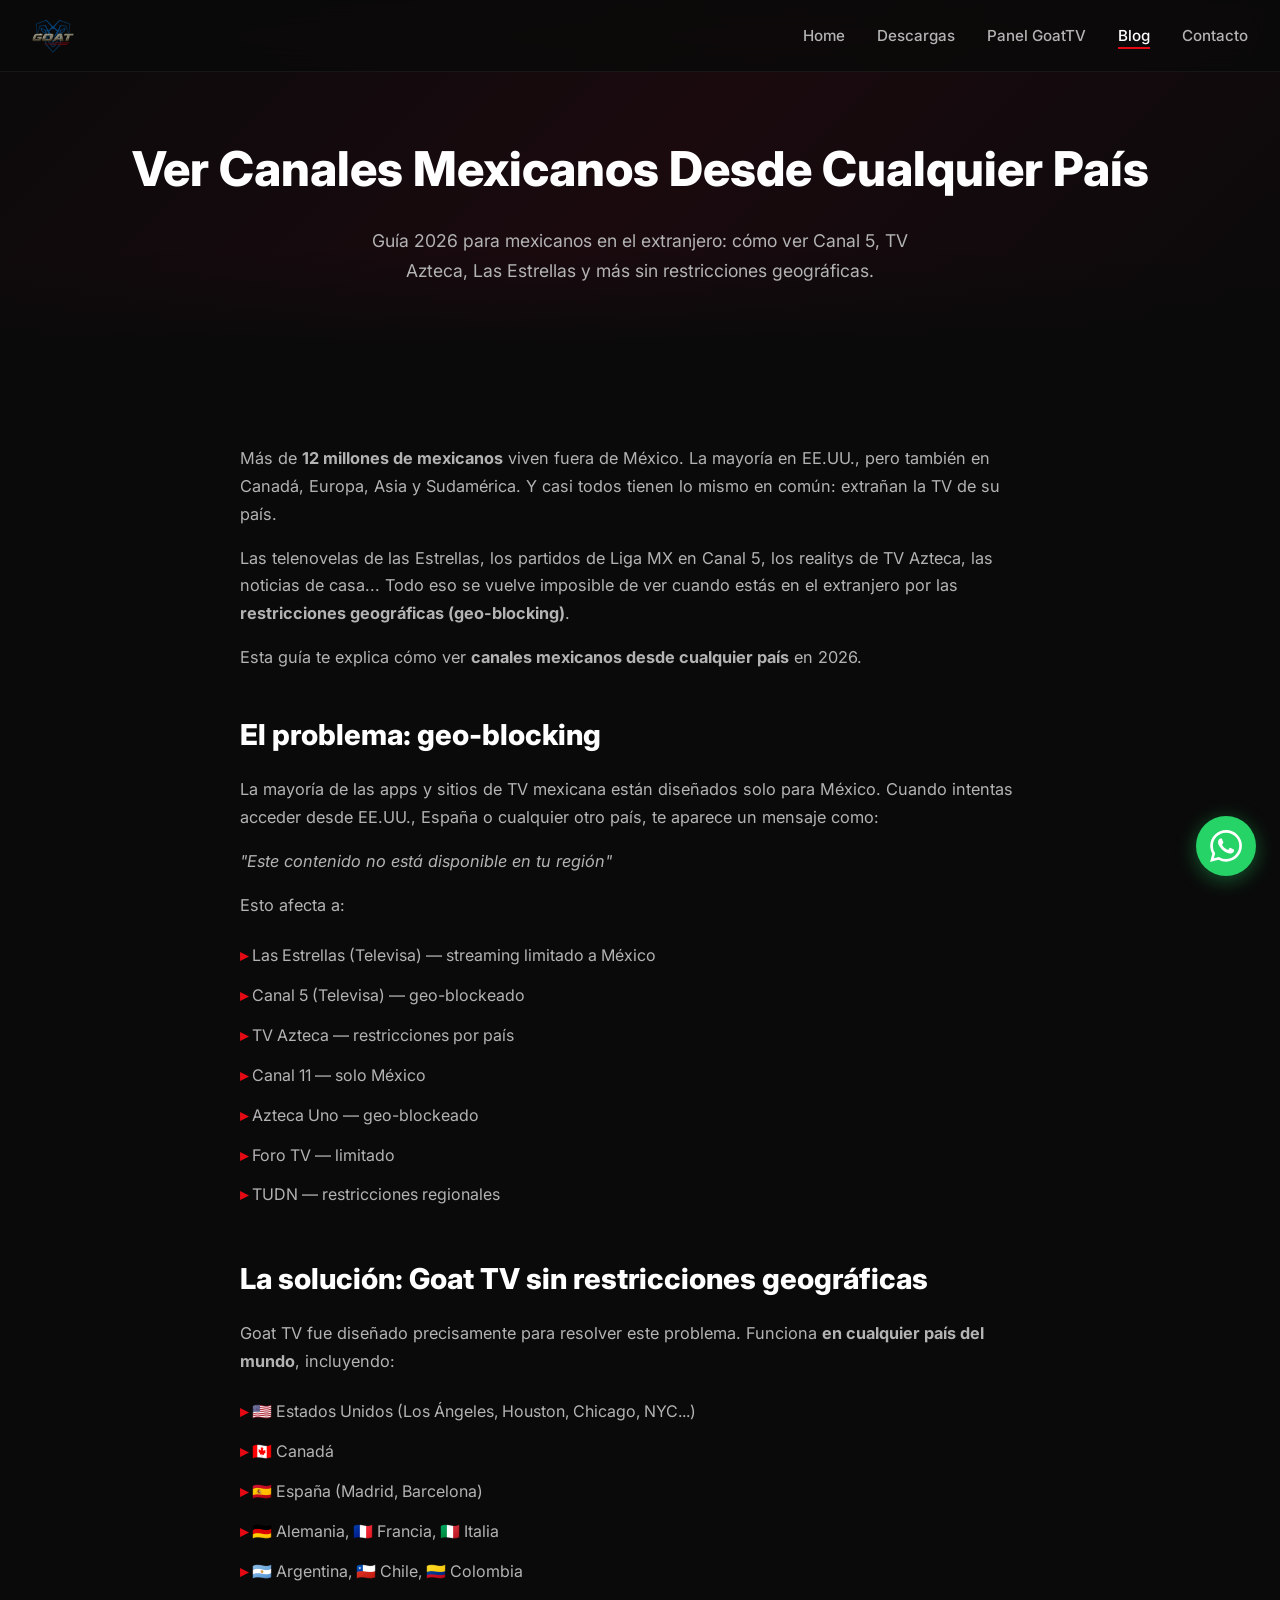
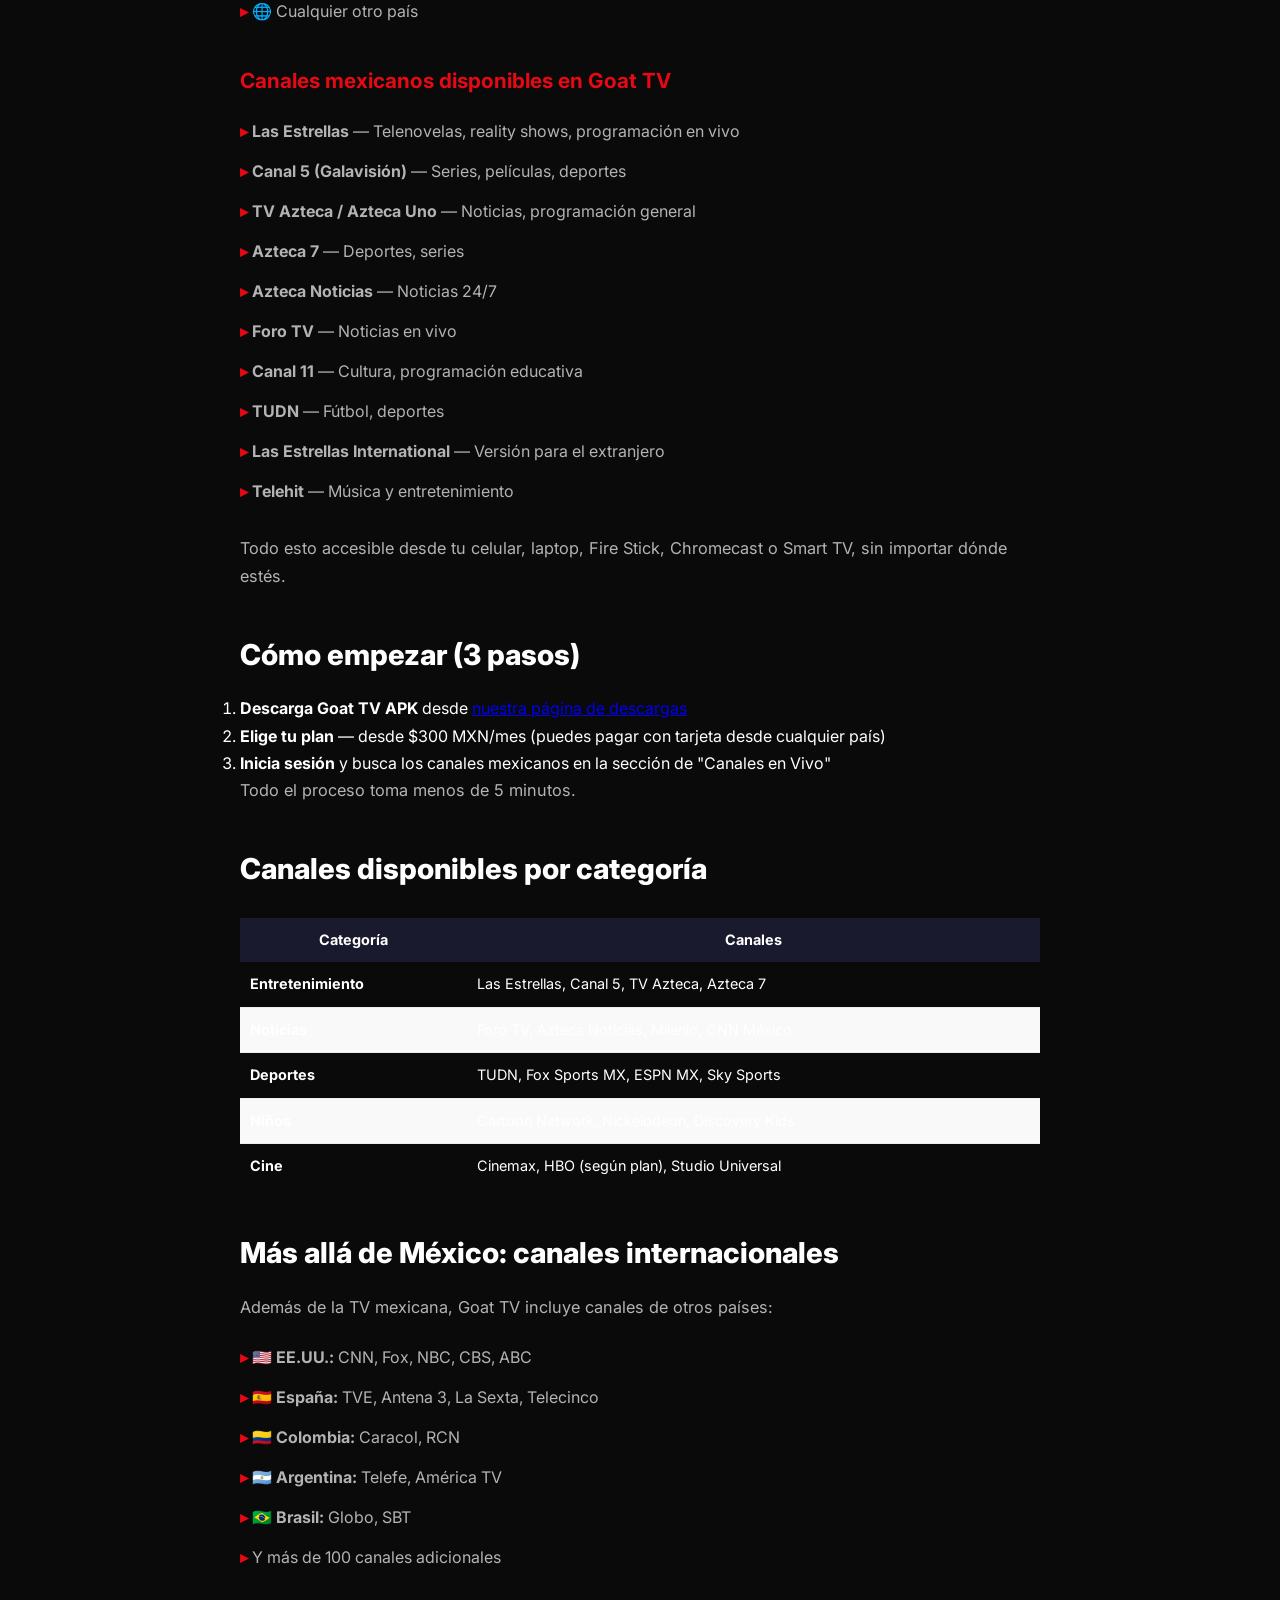
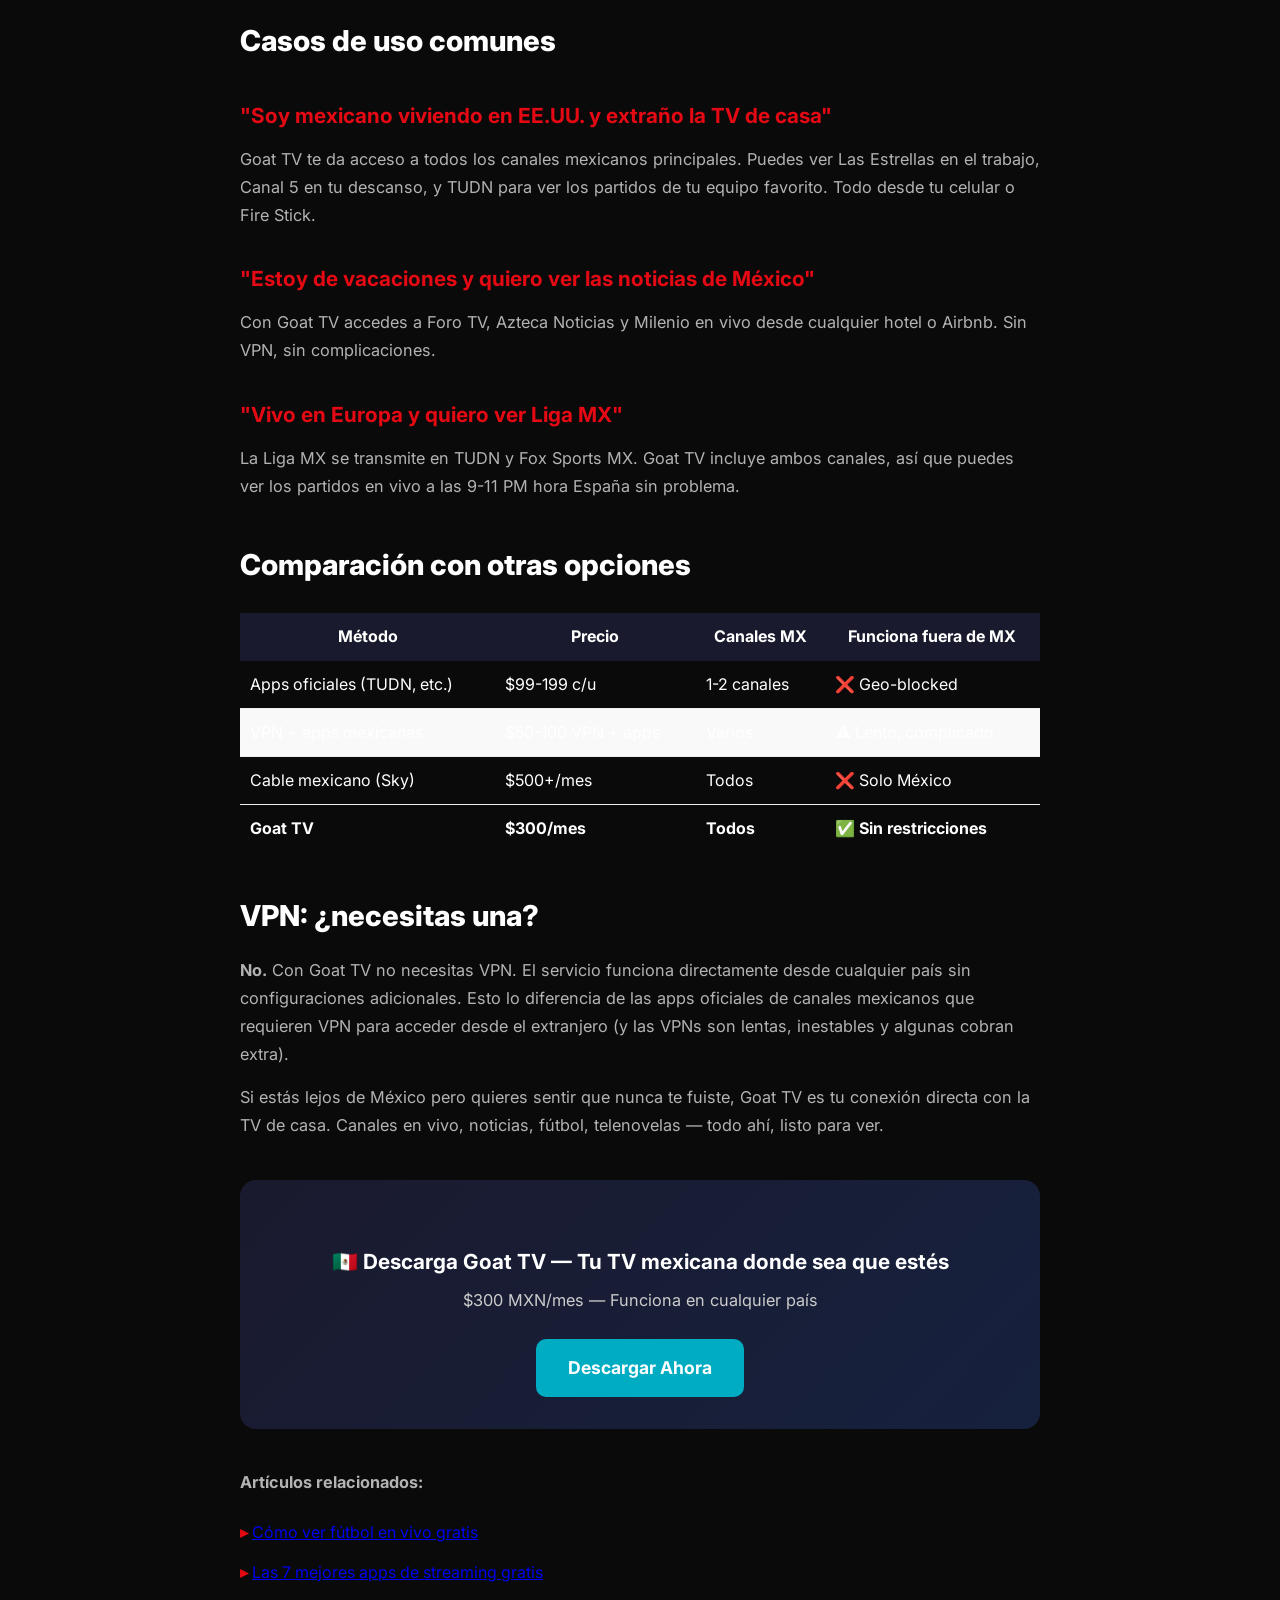
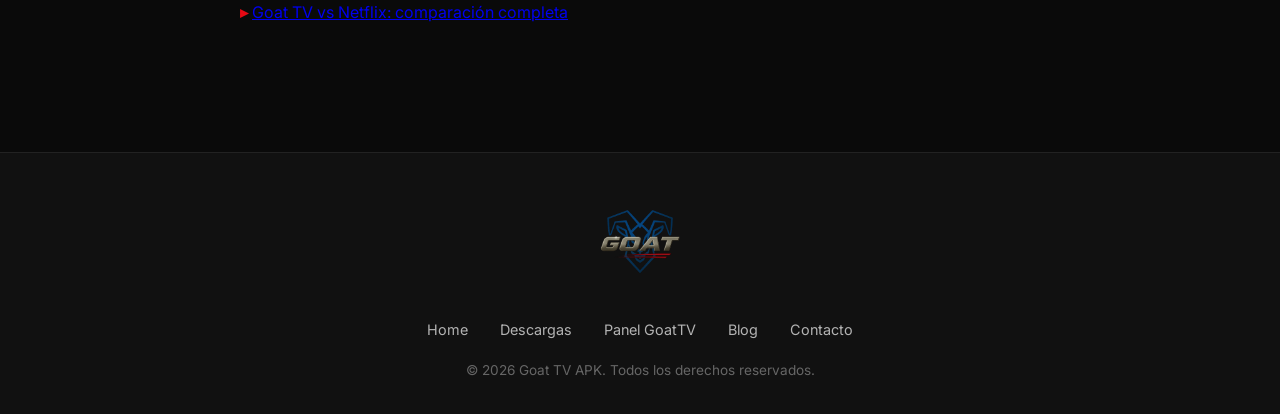
<file: como-ver-canales-mexicanos-desde-cualquier-pais.html>
<!DOCTYPE html>
<html lang="es">
<head>
  <meta charset="UTF-8">
  <meta name="viewport" content="width=device-width, initial-scale=1.0">
  <title>Cómo ver canales mexicanos desde cualquier país (Canal 5, TV Azteca, Las Estrellas) 2026</title>
  <meta name="description" content="Guía para ver TV mexicana en el extranjero: Canal 5, TV Azteca, Las Estrellas, Televisa. Streaming gratis para mexicanos en EE.UU., Europa y el mundo.">
  <link rel="preconnect" href="https://fonts.googleapis.com">
  <link rel="preconnect" href="https://fonts.gstatic.com" crossorigin>
  <link href="https://fonts.googleapis.com/css2?family=Inter:wght@400;500;600;700;800;900&display=swap" rel="stylesheet">
  <link rel="stylesheet" href="style.css">
  <link rel="icon" href="logo.png">
  <link rel="canonical" href="https://www.goattvoficial.com/como-ver-canales-mexicanos-desde-cualquier-pais.html">
  <meta property="og:title" content="Cómo ver canales mexicanos desde cualquier país — Guía 2026">
  <meta property="og:description" content="Mira Canal 5, TV Azteca, Las Estrellas y más desde EE.UU., Europa o donde sea. Streaming de TV mexicana sin restricciones.">
  <meta property="og:url" content="https://www.goattvoficial.com/como-ver-canales-mexicanos-desde-cualquier-pais.html">
  <meta property="og:type" content="article">
  <meta property="og:image" content="https://www.goattvoficial.com/logo.png">
  <meta name="twitter:card" content="summary_large_image">
  <meta name="twitter:title" content="Ver canales mexicanos desde cualquier país">
  <meta name="twitter:description" content="Guía para ver TV mexicana desde el extranjero. Canal 5, TV Azteca, Las Estrellas.">
  <meta name="twitter:image" content="https://www.goattvoficial.com/logo.png">
</head>
<body>

  <nav class="navbar" id="navbar">
    <a href="index.html" class="nav-logo">
      <img src="logo.png" alt="Goat TV" style="height:42px;width:auto;">
    </a>
    <ul class="nav-links" id="navLinks">
      <li><a href="index.html">Home</a></li>
      <li><a href="descargas.html">Descargas</a></li>
      <li><a href="panel.html">Panel GoatTV</a></li>
      <li><a href="blog.html" class="active">Blog</a></li>
      <li><a href="contacto.html">Contacto</a></li>
    </ul>
    <button class="nav-toggle" id="navToggle" aria-label="Menu">☰</button>
  </nav>

  <section class="page-hero">
    <h1>Ver Canales Mexicanos Desde Cualquier País</h1>
    <p>Guía 2026 para mexicanos en el extranjero: cómo ver Canal 5, TV Azteca, Las Estrellas y más sin restricciones geográficas.</p>
  </section>

  <section class="section">
    <div class="container">
      <div class="blog-content">

        <p>Más de <strong>12 millones de mexicanos</strong> viven fuera de México. La mayoría en EE.UU., pero también en Canadá, Europa, Asia y Sudamérica. Y casi todos tienen lo mismo en común: extrañan la TV de su país.</p>
        <p>Las telenovelas de las Estrellas, los partidos de Liga MX en Canal 5, los realitys de TV Azteca, las noticias de casa... Todo eso se vuelve imposible de ver cuando estás en el extranjero por las <strong>restricciones geográficas (geo-blocking)</strong>.</p>
        <p>Esta guía te explica cómo ver <strong>canales mexicanos desde cualquier país</strong> en 2026.</p>

        <h2>El problema: geo-blocking</h2>
        <p>La mayoría de las apps y sitios de TV mexicana están diseñados solo para México. Cuando intentas acceder desde EE.UU., España o cualquier otro país, te aparece un mensaje como:</p>
        <p><em>"Este contenido no está disponible en tu región"</em></p>
        <p>Esto afecta a:</p>
        <ul>
          <li>Las Estrellas (Televisa) — streaming limitado a México</li>
          <li>Canal 5 (Televisa) — geo-blockeado</li>
          <li>TV Azteca — restricciones por país</li>
          <li>Canal 11 — solo México</li>
          <li>Azteca Uno — geo-blockeado</li>
          <li>Foro TV — limitado</li>
          <li>TUDN — restricciones regionales</li>
        </ul>

        <h2>La solución: Goat TV sin restricciones geográficas</h2>
        <p>Goat TV fue diseñado precisamente para resolver este problema. Funciona <strong>en cualquier país del mundo</strong>, incluyendo:</p>
        <ul>
          <li>🇺🇸 Estados Unidos (Los Ángeles, Houston, Chicago, NYC...)</li>
          <li>🇨🇦 Canadá</li>
          <li>🇪🇸 España (Madrid, Barcelona)</li>
          <li>🇩🇪 Alemania, 🇫🇷 Francia, 🇮🇹 Italia</li>
          <li>🇦🇷 Argentina, 🇨🇱 Chile, 🇨🇴 Colombia</li>
          <li>🌐 Cualquier otro país</li>
        </ul>

        <h3>Canales mexicanos disponibles en Goat TV</h3>
        <ul>
          <li><strong>Las Estrellas</strong> — Telenovelas, reality shows, programación en vivo</li>
          <li><strong>Canal 5 (Galavisión)</strong> — Series, películas, deportes</li>
          <li><strong>TV Azteca / Azteca Uno</strong> — Noticias, programación general</li>
          <li><strong>Azteca 7</strong> — Deportes, series</li>
          <li><strong>Azteca Noticias</strong> — Noticias 24/7</li>
          <li><strong>Foro TV</strong> — Noticias en vivo</li>
          <li><strong>Canal 11</strong> — Cultura, programación educativa</li>
          <li><strong>TUDN</strong> — Fútbol, deportes</li>
          <li><strong>Las Estrellas International</strong> — Versión para el extranjero</li>
          <li><strong>Telehit</strong> — Música y entretenimiento</li>
        </ul>
        <p>Todo esto accesible desde tu celular, laptop, Fire Stick, Chromecast o Smart TV, sin importar dónde estés.</p>

        <h2>Cómo empezar (3 pasos)</h2>
        <ol>
          <li><strong>Descarga Goat TV APK</strong> desde <a href="descargas.html">nuestra página de descargas</a></li>
          <li><strong>Elige tu plan</strong> — desde $300 MXN/mes (puedes pagar con tarjeta desde cualquier país)</li>
          <li><strong>Inicia sesión</strong> y busca los canales mexicanos en la sección de "Canales en Vivo"</li>
        </ol>
        <p>Todo el proceso toma menos de 5 minutos.</p>

        <h2>Canales disponibles por categoría</h2>
        <table style="width:100%;border-collapse:collapse;margin:1.5rem 0;font-size:0.9rem;">
          <thead>
            <tr style="background:#1a1a2e;color:white;">
              <th style="padding:10px;">Categoría</th>
              <th style="padding:10px;">Canales</th>
            </tr>
          </thead>
          <tbody>
            <tr style="border-bottom:1px solid #eee;">
              <td style="padding:10px;"><strong>Entretenimiento</strong></td>
              <td style="padding:10px;">Las Estrellas, Canal 5, TV Azteca, Azteca 7</td>
            </tr>
            <tr style="border-bottom:1px solid #eee;background:#f9f9f9;">
              <td style="padding:10px;"><strong>Noticias</strong></td>
              <td style="padding:10px;">Foro TV, Azteca Noticias, Milenio, CNN México</td>
            </tr>
            <tr style="border-bottom:1px solid #eee;">
              <td style="padding:10px;"><strong>Deportes</strong></td>
              <td style="padding:10px;">TUDN, Fox Sports MX, ESPN MX, Sky Sports</td>
            </tr>
            <tr style="border-bottom:1px solid #eee;background:#f9f9f9;">
              <td style="padding:10px;"><strong>Niños</strong></td>
              <td style="padding:10px;">Cartoon Network, Nickelodeon, Discovery Kids</td>
            </tr>
            <tr>
              <td style="padding:10px;"><strong>Cine</strong></td>
              <td style="padding:10px;">Cinemax, HBO (según plan), Studio Universal</td>
            </tr>
          </tbody>
        </table>

        <h2>Más allá de México: canales internacionales</h2>
        <p>Además de la TV mexicana, Goat TV incluye canales de otros países:</p>
        <ul>
          <li><strong>🇺🇸 EE.UU.:</strong> CNN, Fox, NBC, CBS, ABC</li>
          <li><strong>🇪🇸 España:</strong> TVE, Antena 3, La Sexta, Telecinco</li>
          <li><strong>🇨🇴 Colombia:</strong> Caracol, RCN</li>
          <li><strong>🇦🇷 Argentina:</strong> Telefe, América TV</li>
          <li><strong>🇧🇷 Brasil:</strong> Globo, SBT</li>
          <li>Y más de 100 canales adicionales</li>
        </ul>

        <h2>Casos de uso comunes</h2>

        <h3>"Soy mexicano viviendo en EE.UU. y extraño la TV de casa"</h3>
        <p>Goat TV te da acceso a todos los canales mexicanos principales. Puedes ver Las Estrellas en el trabajo, Canal 5 en tu descanso, y TUDN para ver los partidos de tu equipo favorito. Todo desde tu celular o Fire Stick.</p>

        <h3>"Estoy de vacaciones y quiero ver las noticias de México"</h3>
        <p>Con Goat TV accedes a Foro TV, Azteca Noticias y Milenio en vivo desde cualquier hotel o Airbnb. Sin VPN, sin complicaciones.</p>

        <h3>"Vivo en Europa y quiero ver Liga MX"</h3>
        <p>La Liga MX se transmite en TUDN y Fox Sports MX. Goat TV incluye ambos canales, así que puedes ver los partidos en vivo a las 9-11 PM hora España sin problema.</p>

        <h2>Comparación con otras opciones</h2>
        <table style="width:100%;border-collapse:collapse;margin:1.5rem 0;">
          <thead>
            <tr style="background:#1a1a2e;color:white;">
              <th style="padding:10px;">Método</th>
              <th style="padding:10px;">Precio</th>
              <th style="padding:10px;">Canales MX</th>
              <th style="padding:10px;">Funciona fuera de MX</th>
            </tr>
          </thead>
          <tbody>
            <tr style="border-bottom:1px solid #eee;">
              <td style="padding:10px;">Apps oficiales (TUDN, etc.)</td>
              <td style="padding:10px;">$99-199 c/u</td>
              <td style="padding:10px;">1-2 canales</td>
              <td style="padding:10px;">❌ Geo-blocked</td>
            </tr>
            <tr style="border-bottom:1px solid #eee;background:#f9f9f9;">
              <td style="padding:10px;">VPN + apps mexicanas</td>
              <td style="padding:10px;">$50-100 VPN + apps</td>
              <td style="padding:10px;">Varios</td>
              <td style="padding:10px;">⚠️ Lento, complicado</td>
            </tr>
            <tr style="border-bottom:1px solid #eee;">
              <td style="padding:10px;">Cable mexicano (Sky)</td>
              <td style="padding:10px;">$500+/mes</td>
              <td style="padding:10px;">Todos</td>
              <td style="padding:10px;">❌ Solo México</td>
            </tr>
            <tr>
              <td style="padding:10px;"><strong>Goat TV</strong></td>
              <td style="padding:10px;"><strong>$300/mes</strong></td>
              <td style="padding:10px"><strong>Todos</strong></td>
              <td style="padding:10px"><strong>✅ Sin restricciones</strong></td>
            </tr>
          </tbody>
        </table>

        <h2>VPN: ¿necesitas una?</h2>
        <p><strong>No.</strong> Con Goat TV no necesitas VPN. El servicio funciona directamente desde cualquier país sin configuraciones adicionales. Esto lo diferencia de las apps oficiales de canales mexicanos que requieren VPN para acceder desde el extranjero (y las VPNs son lentas, inestables y algunas cobran extra).</p>

        <p>Si estás lejos de México pero quieres sentir que nunca te fuiste, Goat TV es tu conexión directa con la TV de casa. Canales en vivo, noticias, fútbol, telenovelas — todo ahí, listo para ver.</p>

        <div style="text-align:center;margin:2.5rem 0;padding:2rem;background:linear-gradient(135deg,#1a1a2e,#16213e);border-radius:16px;">
          <h3 style="color:white;margin-bottom:0.5rem;">🇲🇽 Descarga Goat TV — Tu TV mexicana donde sea que estés</h3>
          <p style="color:#ccc;margin-bottom:1.5rem;">$300 MXN/mes — Funciona en cualquier país</p>
          <a href="descargas.html" style="display:inline-block;padding:14px 32px;background:#00acc1;color:white;text-decoration:none;border-radius:10px;font-weight:700;font-size:1.1rem;">Descargar Ahora</a>
        </div>

        <p style="margin-top:2rem;"><strong>Artículos relacionados:</strong></p>
        <ul>
          <li><a href="como-ver-futbol-en-vivo-gratis.html">Cómo ver fútbol en vivo gratis</a></li>
          <li><a href="mejores-apps-streaming-gratis-2026.html">Las 7 mejores apps de streaming gratis</a></li>
          <li><a href="goat-tv-vs-netflix-2026.html">Goat TV vs Netflix: comparación completa</a></li>
        </ul>

      </div>
    </div>
  </section>

  <footer class="footer">
    <div class="footer-brand">
      <img src="logo.png" alt="Goat TV" class="footer-logo">
    </div>
    <div class="footer-links">
      <a href="index.html">Home</a>
      <a href="descargas.html">Descargas</a>
      <a href="panel.html">Panel GoatTV</a>
      <a href="blog.html">Blog</a>
      <a href="contacto.html">Contacto</a>
    </div>
    <p>© 2026 Goat TV APK. Todos los derechos reservados.</p>

  </footer>

  <span class="whatsapp-float" aria-label="WhatsApp">
    <svg viewBox="0 0 24 24"><path d="M17.472 14.382c-.297-.149-1.758-.867-2.03-.967-.273-.099-.471-.148-.67.15-.197.297-.767.966-.94 1.164-.173.199-.347.223-.644.075-.297-.15-1.255-.463-2.39-1.475-.883-.788-1.48-1.761-1.653-2.059-.173-.297-.018-.458.13-.606.134-.133.298-.347.446-.52.149-.174.198-.298.298-.497.099-.198.05-.371-.025-.52-.075-.149-.669-1.612-.916-2.207-.242-.579-.487-.5-.669-.51-.173-.008-.371-.01-.57-.01-.198 0-.52.074-.792.372-.272.297-1.04 1.016-1.04 2.479 0 1.462 1.065 2.875 1.213 3.074.149.198 2.096 3.2 5.077 4.487.709.306 1.262.489 1.694.625.712.227 1.36.195 1.871.118.571-.085 1.758-.719 2.006-1.413.248-.694.248-1.289.173-1.413-.074-.124-.272-.198-.57-.347m-5.421 7.403h-.004a9.87 9.87 0 01-5.031-1.378l-.361-.214-3.741.982.998-3.648-.235-.374a9.86 9.86 0 01-1.51-5.26c.001-5.45 4.436-9.884 9.888-9.884 2.64 0 5.122 1.03 6.988 2.898a9.825 9.825 0 012.893 6.994c-.003 5.45-4.437 9.884-9.885 9.884m8.413-18.297A11.815 11.815 0 0012.05 0C5.495 0 .16 5.335.157 11.892c0 2.096.547 4.142 1.588 5.945L.057 24l6.305-1.654a11.882 11.882 0 005.683 1.448h.005c6.554 0 11.89-5.335 11.893-11.893a11.821 11.821 0 00-3.48-8.413z"/></svg>
  </span>

  <script>
    window.addEventListener('scroll', () => {
      document.getElementById('navbar').classList.toggle('scrolled', window.scrollY > 50);
    });
    document.getElementById('navToggle').addEventListener('click', () => {
      document.getElementById('navLinks').classList.toggle('open');
    });
    const observer = new IntersectionObserver((entries) => {
      entries.forEach((entry, i) => {
        if (entry.isIntersecting) {
          setTimeout(() => entry.target.classList.add('visible'), i * 100);
          observer.unobserve(entry);
        }
      });
    }, { threshold: 0.1 });
    document.querySelectorAll('.animate-on-scroll').forEach(el => observer.observe(el));
  </script>
</body>
</html>
</file>
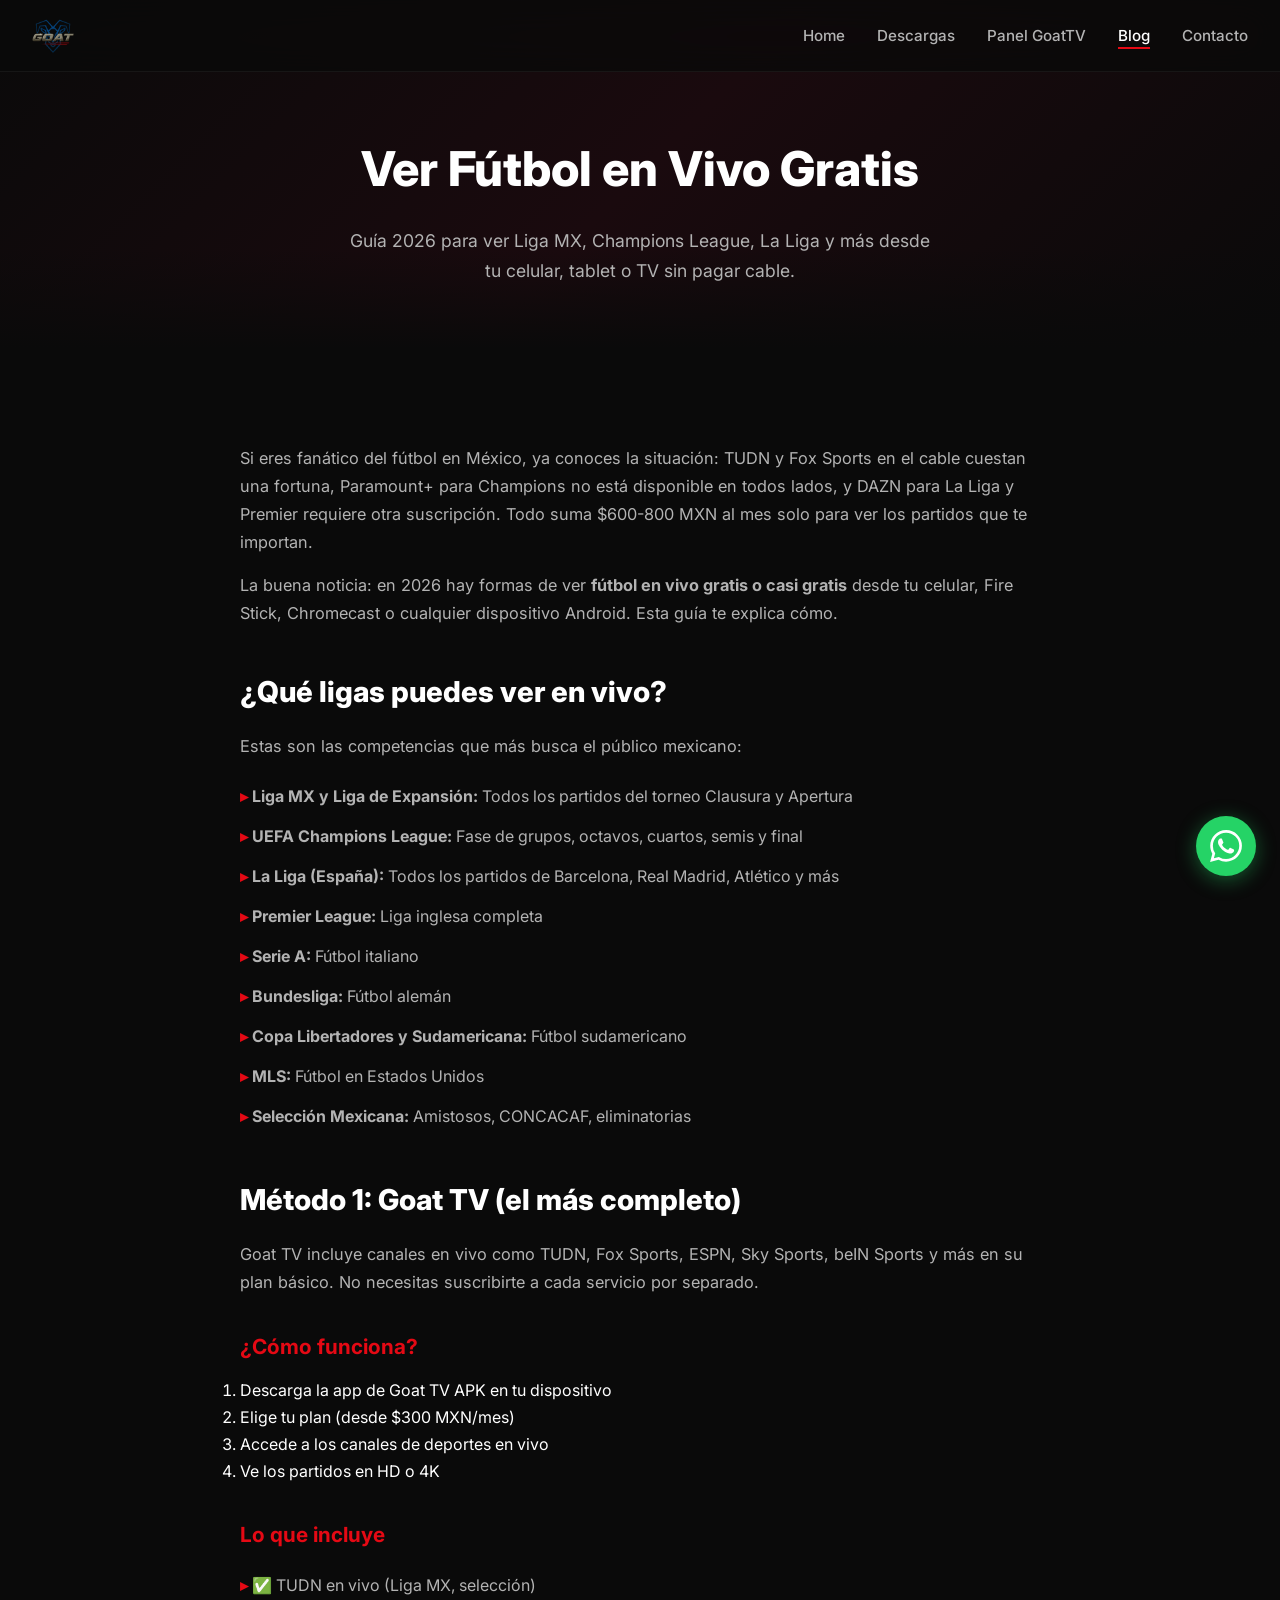
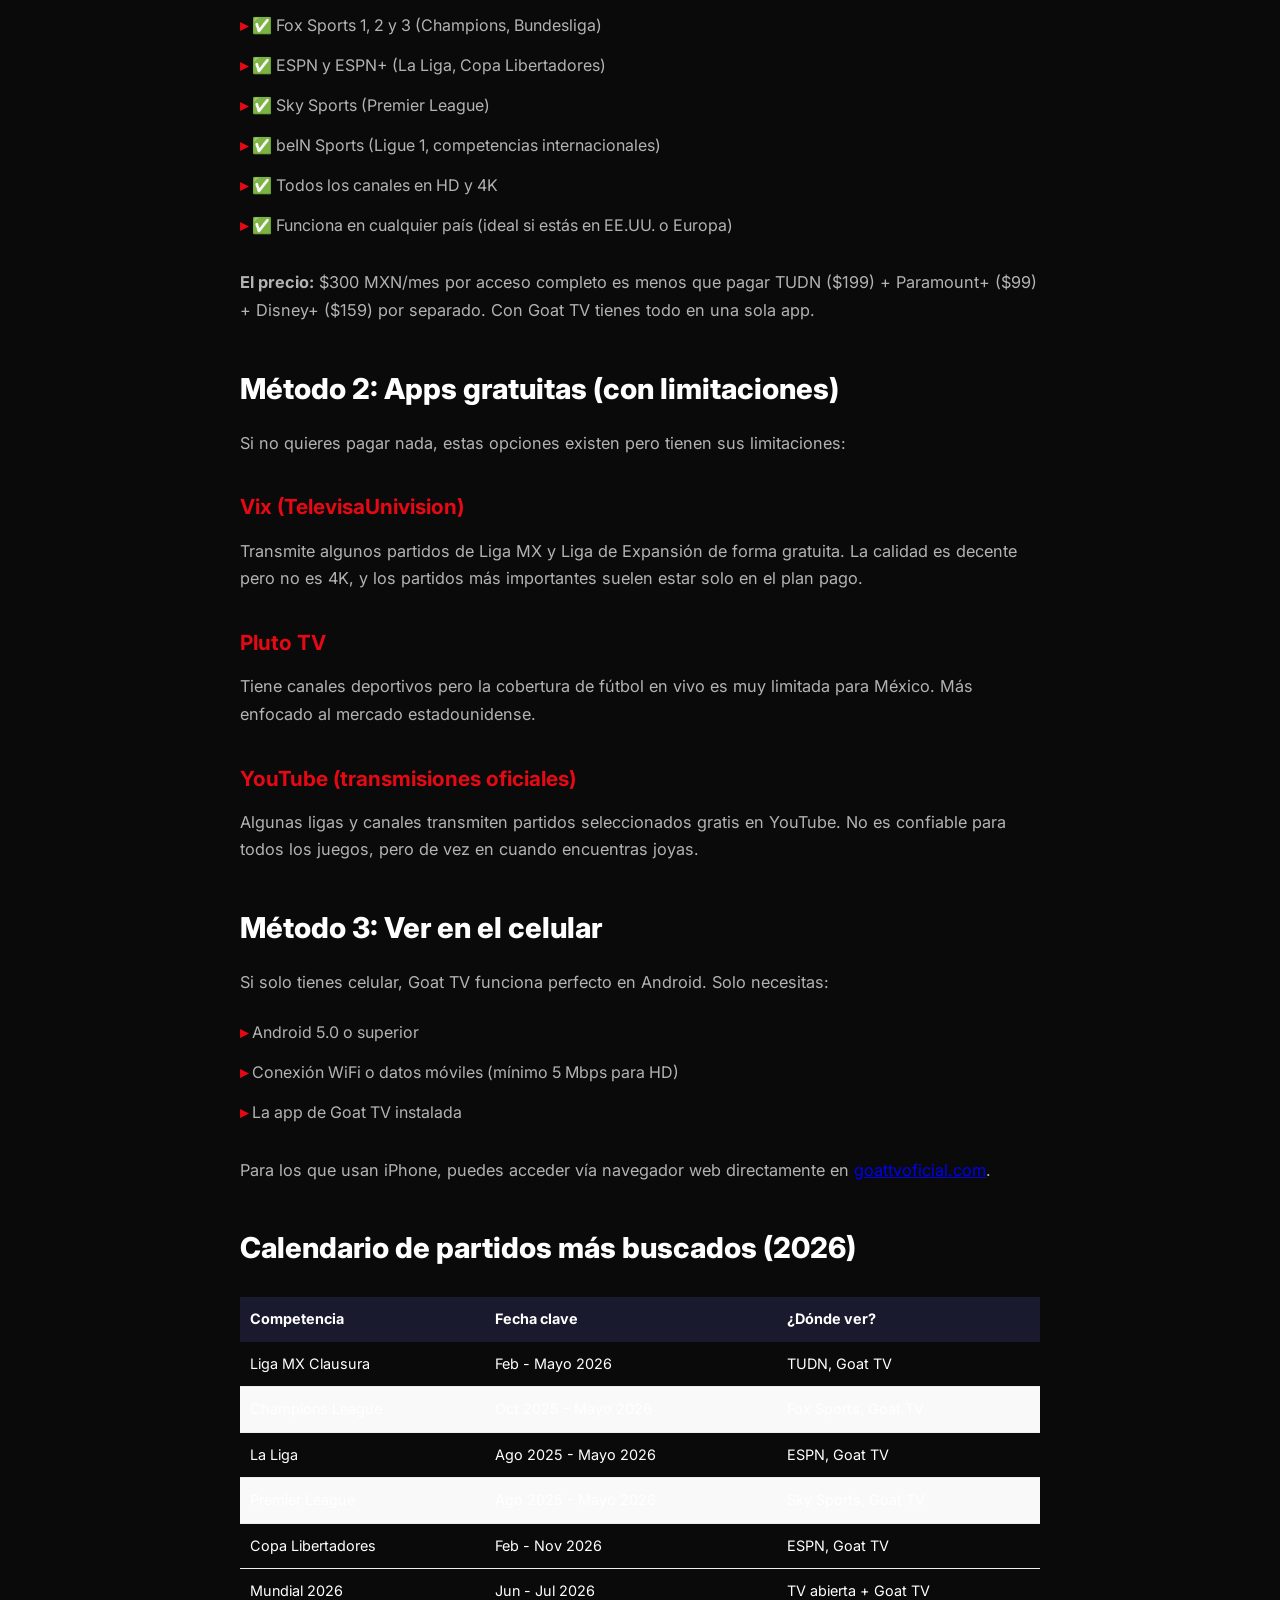
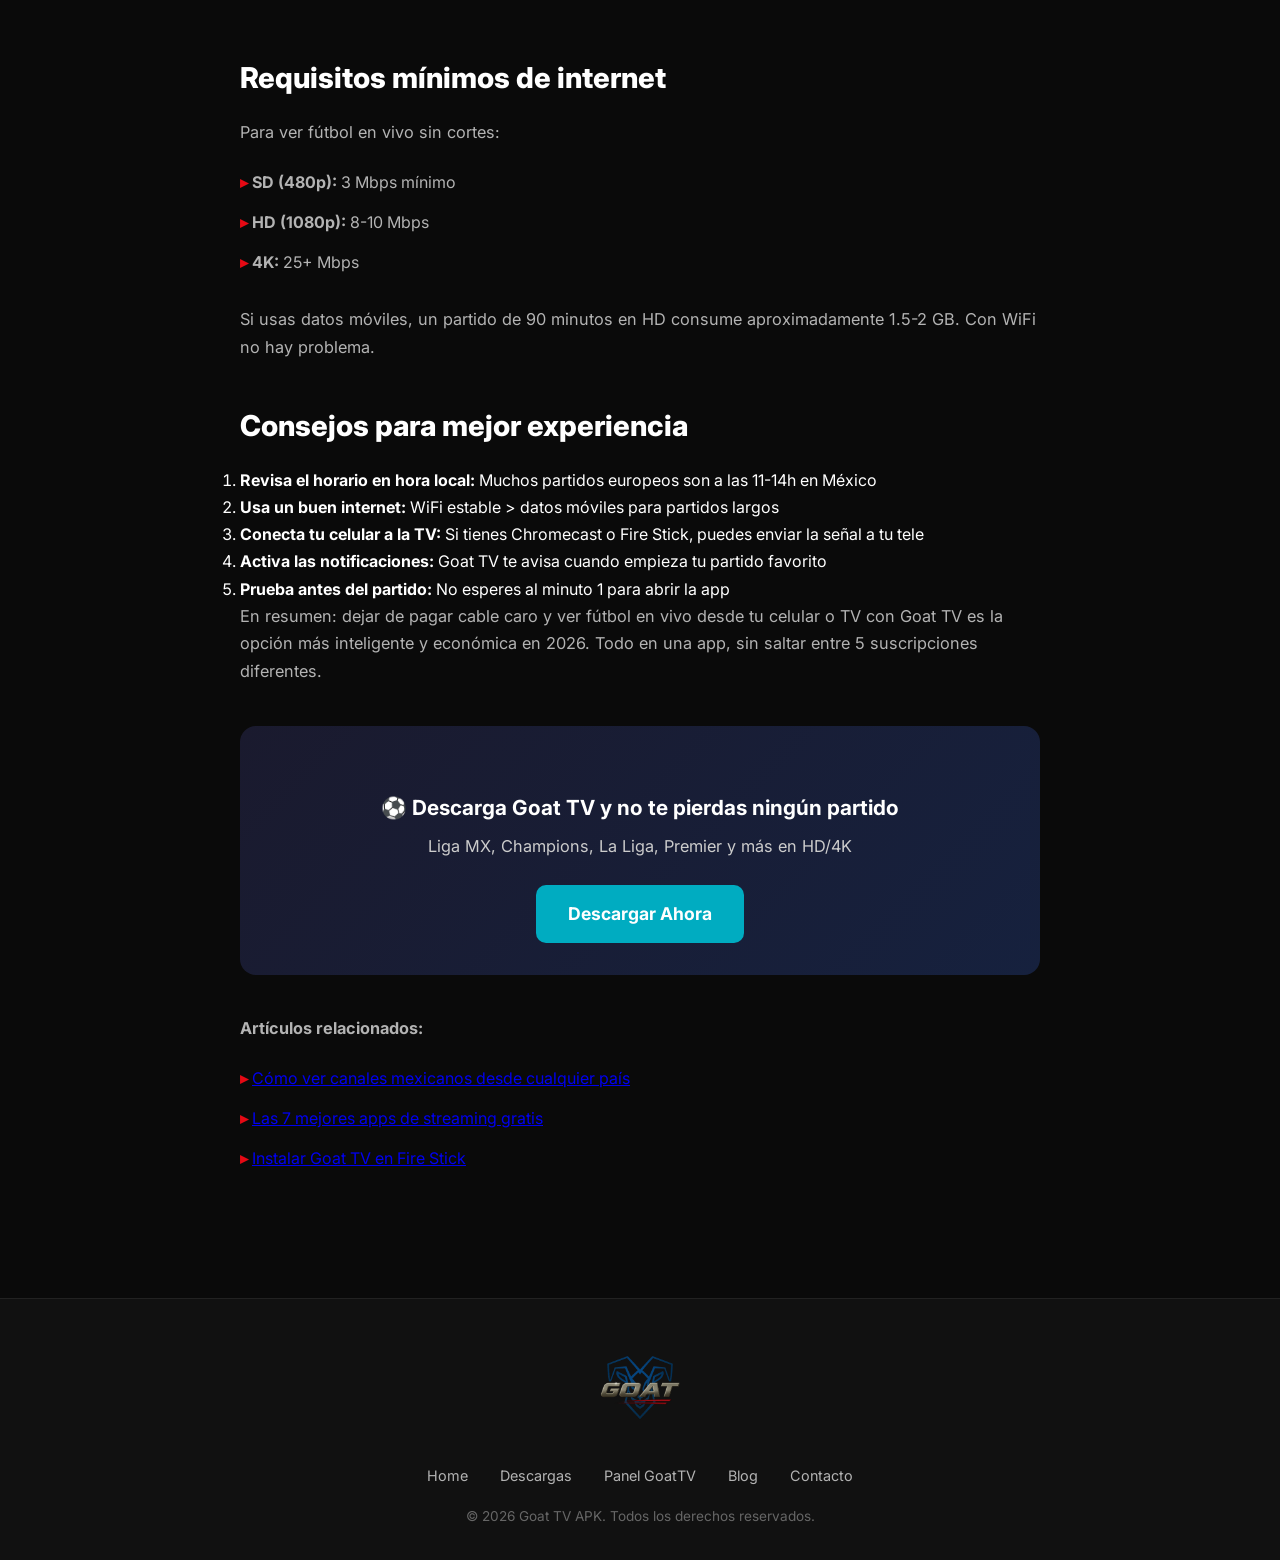
<file: como-ver-futbol-en-vivo-gratis.html>
<!DOCTYPE html>
<html lang="es">
<head>
  <meta charset="UTF-8">
  <meta name="viewport" content="width=device-width, initial-scale=1.0">
  <title>Cómo ver fútbol en vivo gratis desde tu celular o TV (Liga MX, Champions, La Liga) 2026</title>
  <meta name="description" content="Guía completa para ver fútbol en vivo gratis: Liga MX, Champions League, La Liga, Premier League. Streaming HD desde celular, Fire Stick o Smart TV.">
  <link rel="preconnect" href="https://fonts.googleapis.com">
  <link rel="preconnect" href="https://fonts.gstatic.com" crossorigin>
  <link href="https://fonts.googleapis.com/css2?family=Inter:wght@400;500;600;700;800;900&display=swap" rel="stylesheet">
  <link rel="stylesheet" href="style.css">
  <link rel="icon" href="logo.png">
  <link rel="canonical" href="https://www.goattvoficial.com/como-ver-futbol-en-vivo-gratis.html">
  <meta property="og:title" content="Cómo ver fútbol en vivo gratis — Liga MX, Champions, La Liga">
  <meta property="og:description" content="Mira fútbol en vivo gratis desde cualquier dispositivo. Liga MX, Champions League, La Liga, Premier League. Streaming HD y 4K.">
  <meta property="og:url" content="https://www.goattvoficial.com/como-ver-futbol-en-vivo-gratis.html">
  <meta property="og:type" content="article">
  <meta property="og:image" content="https://www.goattvoficial.com/logo.png">
  <meta name="twitter:card" content="summary_large_image">
  <meta name="twitter:title" content="Cómo ver fútbol en vivo gratis">
  <meta name="twitter:description" content="Guía para ver Liga MX, Champions y más en vivo desde tu celular o TV.">
  <meta name="twitter:image" content="https://www.goattvoficial.com/logo.png">
</head>
<body>

  <nav class="navbar" id="navbar">
    <a href="index.html" class="nav-logo">
      <img src="logo.png" alt="Goat TV" style="height:42px;width:auto;">
    </a>
    <ul class="nav-links" id="navLinks">
      <li><a href="index.html">Home</a></li>
      <li><a href="descargas.html">Descargas</a></li>
      <li><a href="panel.html">Panel GoatTV</a></li>
      <li><a href="blog.html" class="active">Blog</a></li>
      <li><a href="contacto.html">Contacto</a></li>
    </ul>
    <button class="nav-toggle" id="navToggle" aria-label="Menu">☰</button>
  </nav>

  <section class="page-hero">
    <h1>Ver Fútbol en Vivo Gratis</h1>
    <p>Guía 2026 para ver Liga MX, Champions League, La Liga y más desde tu celular, tablet o TV sin pagar cable.</p>
  </section>

  <section class="section">
    <div class="container">
      <div class="blog-content">

        <p>Si eres fanático del fútbol en México, ya conoces la situación: TUDN y Fox Sports en el cable cuestan una fortuna, Paramount+ para Champions no está disponible en todos lados, y DAZN para La Liga y Premier requiere otra suscripción. Todo suma $600-800 MXN al mes solo para ver los partidos que te importan.</p>
        <p>La buena noticia: en 2026 hay formas de ver <strong>fútbol en vivo gratis o casi gratis</strong> desde tu celular, Fire Stick, Chromecast o cualquier dispositivo Android. Esta guía te explica cómo.</p>

        <h2>¿Qué ligas puedes ver en vivo?</h2>
        <p>Estas son las competencias que más busca el público mexicano:</p>
        <ul>
          <li><strong>Liga MX y Liga de Expansión:</strong> Todos los partidos del torneo Clausura y Apertura</li>
          <li><strong>UEFA Champions League:</strong> Fase de grupos, octavos, cuartos, semis y final</li>
          <li><strong>La Liga (España):</strong> Todos los partidos de Barcelona, Real Madrid, Atlético y más</li>
          <li><strong>Premier League:</strong> Liga inglesa completa</li>
          <li><strong>Serie A:</strong> Fútbol italiano</li>
          <li><strong>Bundesliga:</strong> Fútbol alemán</li>
          <li><strong>Copa Libertadores y Sudamericana:</strong> Fútbol sudamericano</li>
          <li><strong>MLS:</strong> Fútbol en Estados Unidos</li>
          <li><strong>Selección Mexicana:</strong> Amistosos, CONCACAF, eliminatorias</li>
        </ul>

        <h2>Método 1: Goat TV (el más completo)</h2>
        <p>Goat TV incluye canales en vivo como TUDN, Fox Sports, ESPN, Sky Sports, beIN Sports y más en su plan básico. No necesitas suscribirte a cada servicio por separado.</p>
        <h3>¿Cómo funciona?</h3>
        <ol>
          <li>Descarga la app de Goat TV APK en tu dispositivo</li>
          <li>Elige tu plan (desde $300 MXN/mes)</li>
          <li>Accede a los canales de deportes en vivo</li>
          <li>Ve los partidos en HD o 4K</li>
        </ol>
        <h3>Lo que incluye</h3>
        <ul>
          <li>✅ TUDN en vivo (Liga MX, selección)</li>
          <li>✅ Fox Sports 1, 2 y 3 (Champions, Bundesliga)</li>
          <li>✅ ESPN y ESPN+ (La Liga, Copa Libertadores)</li>
          <li>✅ Sky Sports (Premier League)</li>
          <li>✅ beIN Sports (Ligue 1, competencias internacionales)</li>
          <li>✅ Todos los canales en HD y 4K</li>
          <li>✅ Funciona en cualquier país (ideal si estás en EE.UU. o Europa)</li>
        </ul>
        <p><strong>El precio:</strong> $300 MXN/mes por acceso completo es menos que pagar TUDN ($199) + Paramount+ ($99) + Disney+ ($159) por separado. Con Goat TV tienes todo en una sola app.</p>

        <h2>Método 2: Apps gratuitas (con limitaciones)</h2>
        <p>Si no quieres pagar nada, estas opciones existen pero tienen sus limitaciones:</p>

        <h3>Vix (TelevisaUnivision)</h3>
        <p>Transmite algunos partidos de Liga MX y Liga de Expansión de forma gratuita. La calidad es decente pero no es 4K, y los partidos más importantes suelen estar solo en el plan pago.</p>

        <h3>Pluto TV</h3>
        <p>Tiene canales deportivos pero la cobertura de fútbol en vivo es muy limitada para México. Más enfocado al mercado estadounidense.</p>

        <h3>YouTube (transmisiones oficiales)</h3>
        <p>Algunas ligas y canales transmiten partidos seleccionados gratis en YouTube. No es confiable para todos los juegos, pero de vez en cuando encuentras joyas.</p>

        <h2>Método 3: Ver en el celular</h2>
        <p>Si solo tienes celular, Goat TV funciona perfecto en Android. Solo necesitas:</p>
        <ul>
          <li>Android 5.0 o superior</li>
          <li>Conexión WiFi o datos móviles (mínimo 5 Mbps para HD)</li>
          <li>La app de Goat TV instalada</li>
        </ul>
        <p>Para los que usan iPhone, puedes acceder vía navegador web directamente en <a href="https://www.goattvoficial.com">goattvoficial.com</a>.</p>

        <h2>Calendario de partidos más buscados (2026)</h2>
        <table style="width:100%;border-collapse:collapse;margin:1.5rem 0;font-size:0.9rem;">
          <thead>
            <tr style="background:#1a1a2e;color:white;">
              <th style="padding:10px;text-align:left;">Competencia</th>
              <th style="padding:10px;text-align:left;">Fecha clave</th>
              <th style="padding:10px;text-align:left;">¿Dónde ver?</th>
            </tr>
          </thead>
          <tbody>
            <tr style="border-bottom:1px solid #eee;">
              <td style="padding:10px;">Liga MX Clausura</td>
              <td style="padding:10px;">Feb - Mayo 2026</td>
              <td style="padding:10px;">TUDN, Goat TV</td>
            </tr>
            <tr style="border-bottom:1px solid #eee;background:#f9f9f9;">
              <td style="padding:10px;">Champions League</td>
              <td style="padding:10px;">Oct 2025 - Mayo 2026</td>
              <td style="padding:10px;">Fox Sports, Goat TV</td>
            </tr>
            <tr style="border-bottom:1px solid #eee;">
              <td style="padding:10px;">La Liga</td>
              <td style="padding:10px;">Ago 2025 - Mayo 2026</td>
              <td style="padding:10px;">ESPN, Goat TV</td>
            </tr>
            <tr style="border-bottom:1px solid #eee;background:#f9f9f9;">
              <td style="padding:10px;">Premier League</td>
              <td style="padding:10px;">Ago 2025 - Mayo 2026</td>
              <td style="padding:10px;">Sky Sports, Goat TV</td>
            </tr>
            <tr style="border-bottom:1px solid #eee;">
              <td style="padding:10px;">Copa Libertadores</td>
              <td style="padding:10px;">Feb - Nov 2026</td>
              <td style="padding:10px;">ESPN, Goat TV</td>
            </tr>
            <tr>
              <td style="padding:10px;">Mundial 2026</td>
              <td style="padding:10px;">Jun - Jul 2026</td>
              <td style="padding:10px;">TV abierta + Goat TV</td>
            </tr>
          </tbody>
        </table>

        <h2>Requisitos mínimos de internet</h2>
        <p>Para ver fútbol en vivo sin cortes:</p>
        <ul>
          <li><strong>SD (480p):</strong> 3 Mbps mínimo</li>
          <li><strong>HD (1080p):</strong> 8-10 Mbps</li>
          <li><strong>4K:</strong> 25+ Mbps</li>
        </ul>
        <p>Si usas datos móviles, un partido de 90 minutos en HD consume aproximadamente 1.5-2 GB. Con WiFi no hay problema.</p>

        <h2>Consejos para mejor experiencia</h2>
        <ol>
          <li><strong>Revisa el horario en hora local:</strong> Muchos partidos europeos son a las 11-14h en México</li>
          <li><strong>Usa un buen internet:</strong> WiFi estable > datos móviles para partidos largos</li>
          <li><strong>Conecta tu celular a la TV:</strong> Si tienes Chromecast o Fire Stick, puedes enviar la señal a tu tele</li>
          <li><strong>Activa las notificaciones:</strong> Goat TV te avisa cuando empieza tu partido favorito</li>
          <li><strong>Prueba antes del partido:</strong> No esperes al minuto 1 para abrir la app</li>
        </ol>

        <p>En resumen: dejar de pagar cable caro y ver fútbol en vivo desde tu celular o TV con Goat TV es la opción más inteligente y económica en 2026. Todo en una app, sin saltar entre 5 suscripciones diferentes.</p>

        <div style="text-align:center;margin:2.5rem 0;padding:2rem;background:linear-gradient(135deg,#1a1a2e,#16213e);border-radius:16px;">
          <h3 style="color:white;margin-bottom:0.5rem;">⚽ Descarga Goat TV y no te pierdas ningún partido</h3>
          <p style="color:#ccc;margin-bottom:1.5rem;">Liga MX, Champions, La Liga, Premier y más en HD/4K</p>
          <a href="descargas.html" style="display:inline-block;padding:14px 32px;background:#00acc1;color:white;text-decoration:none;border-radius:10px;font-weight:700;font-size:1.1rem;">Descargar Ahora</a>
        </div>

        <p style="margin-top:2rem;"><strong>Artículos relacionados:</strong></p>
        <ul>
          <li><a href="como-ver-canales-mexicanos-desde-cualquier-pais.html">Cómo ver canales mexicanos desde cualquier país</a></li>
          <li><a href="mejores-apps-streaming-gratis-2026.html">Las 7 mejores apps de streaming gratis</a></li>
          <li><a href="como-instalar-goat-tv-fire-stick.html">Instalar Goat TV en Fire Stick</a></li>
        </ul>

      </div>
    </div>
  </section>

  <footer class="footer">
    <div class="footer-brand">
      <img src="logo.png" alt="Goat TV" class="footer-logo">
    </div>
    <div class="footer-links">
      <a href="index.html">Home</a>
      <a href="descargas.html">Descargas</a>
      <a href="panel.html">Panel GoatTV</a>
      <a href="blog.html">Blog</a>
      <a href="contacto.html">Contacto</a>
    </div>
    <p>© 2026 Goat TV APK. Todos los derechos reservados.</p>

  </footer>

  <span class="whatsapp-float" aria-label="WhatsApp">
    <svg viewBox="0 0 24 24"><path d="M17.472 14.382c-.297-.149-1.758-.867-2.03-.967-.273-.099-.471-.148-.67.15-.197.297-.767.966-.94 1.164-.173.199-.347.223-.644.075-.297-.15-1.255-.463-2.39-1.475-.883-.788-1.48-1.761-1.653-2.059-.173-.297-.018-.458.13-.606.134-.133.298-.347.446-.52.149-.174.198-.298.298-.497.099-.198.05-.371-.025-.52-.075-.149-.669-1.612-.916-2.207-.242-.579-.487-.5-.669-.51-.173-.008-.371-.01-.57-.01-.198 0-.52.074-.792.372-.272.297-1.04 1.016-1.04 2.479 0 1.462 1.065 2.875 1.213 3.074.149.198 2.096 3.2 5.077 4.487.709.306 1.262.489 1.694.625.712.227 1.36.195 1.871.118.571-.085 1.758-.719 2.006-1.413.248-.694.248-1.289.173-1.413-.074-.124-.272-.198-.57-.347m-5.421 7.403h-.004a9.87 9.87 0 01-5.031-1.378l-.361-.214-3.741.982.998-3.648-.235-.374a9.86 9.86 0 01-1.51-5.26c.001-5.45 4.436-9.884 9.888-9.884 2.64 0 5.122 1.03 6.988 2.898a9.825 9.825 0 012.893 6.994c-.003 5.45-4.437 9.884-9.885 9.884m8.413-18.297A11.815 11.815 0 0012.05 0C5.495 0 .16 5.335.157 11.892c0 2.096.547 4.142 1.588 5.945L.057 24l6.305-1.654a11.882 11.882 0 005.683 1.448h.005c6.554 0 11.89-5.335 11.893-11.893a11.821 11.821 0 00-3.48-8.413z"/></svg>
  </span>

  <script>
    window.addEventListener('scroll', () => {
      document.getElementById('navbar').classList.toggle('scrolled', window.scrollY > 50);
    });
    document.getElementById('navToggle').addEventListener('click', () => {
      document.getElementById('navLinks').classList.toggle('open');
    });
    const observer = new IntersectionObserver((entries) => {
      entries.forEach((entry, i) => {
        if (entry.isIntersecting) {
          setTimeout(() => entry.target.classList.add('visible'), i * 100);
          observer.unobserve(entry);
        }
      });
    }, { threshold: 0.1 });
    document.querySelectorAll('.animate-on-scroll').forEach(el => observer.observe(el));
  </script>
</body>
</html>
</file>
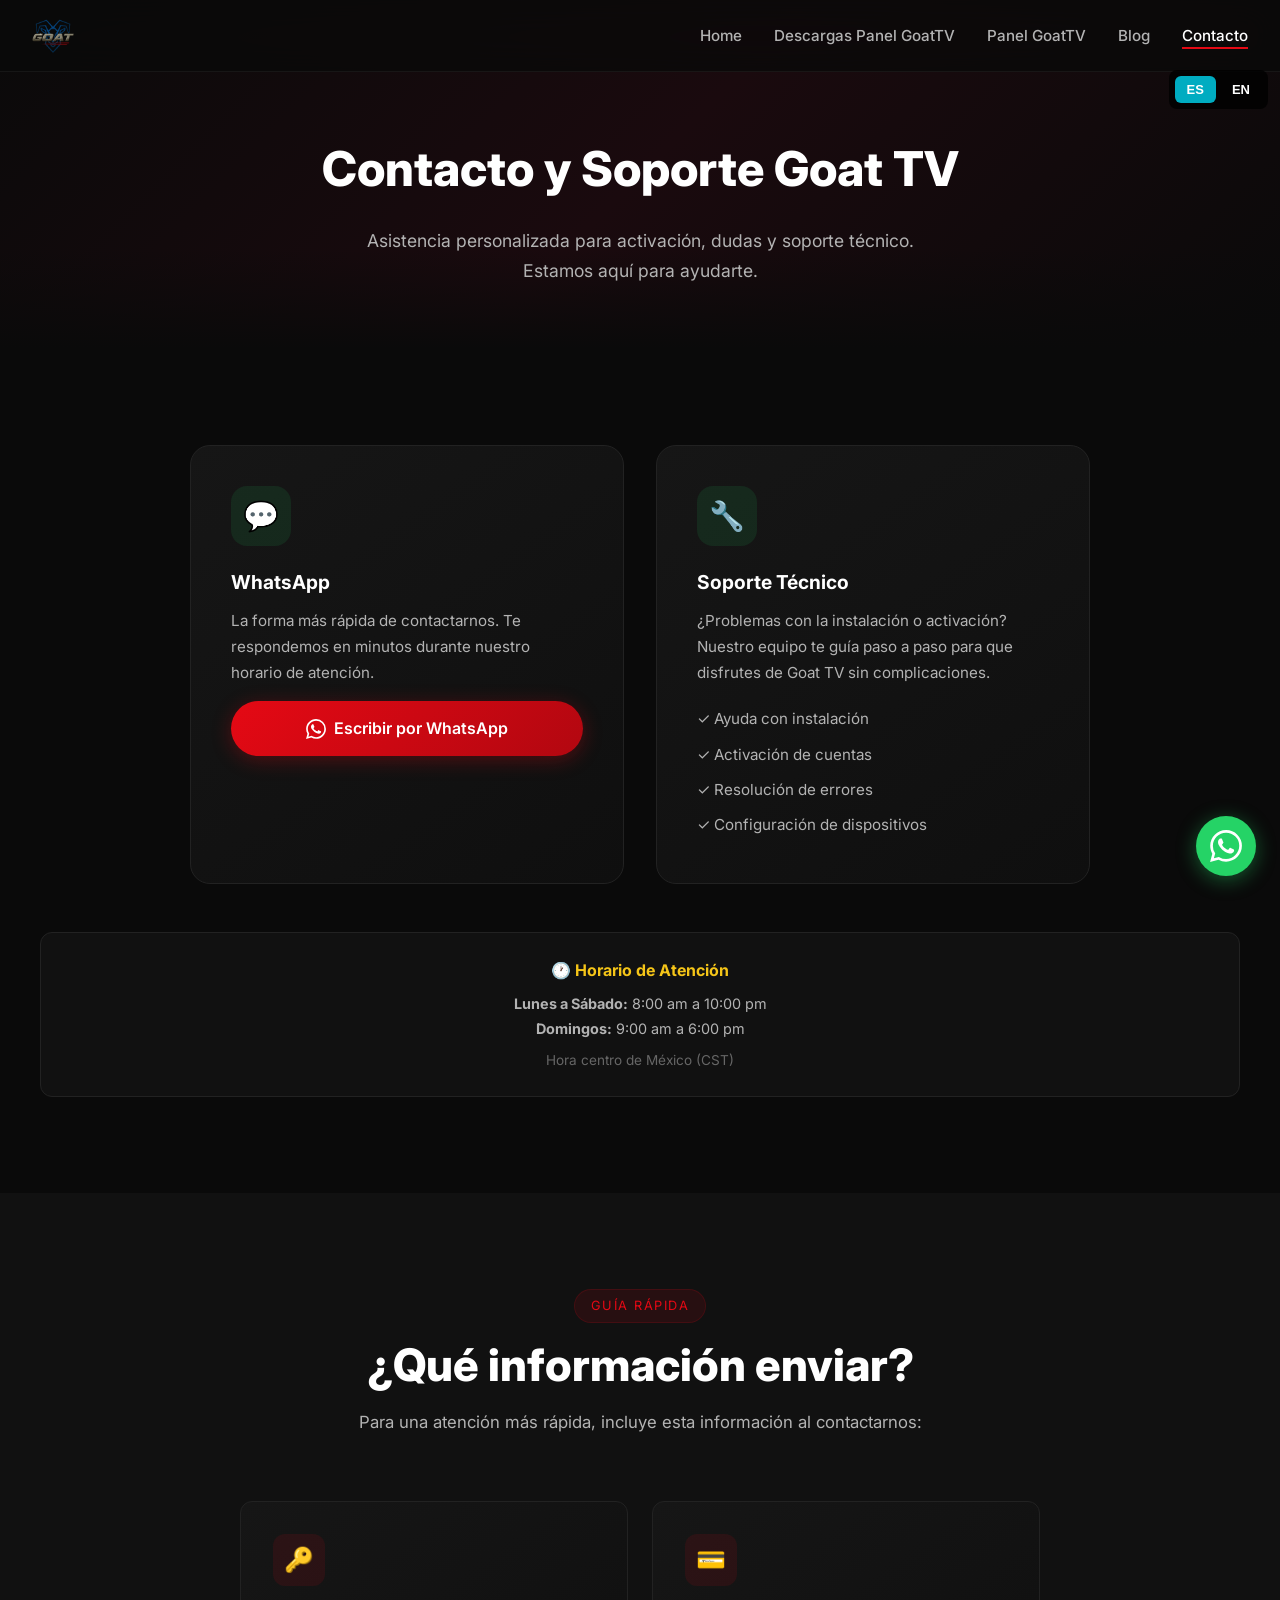
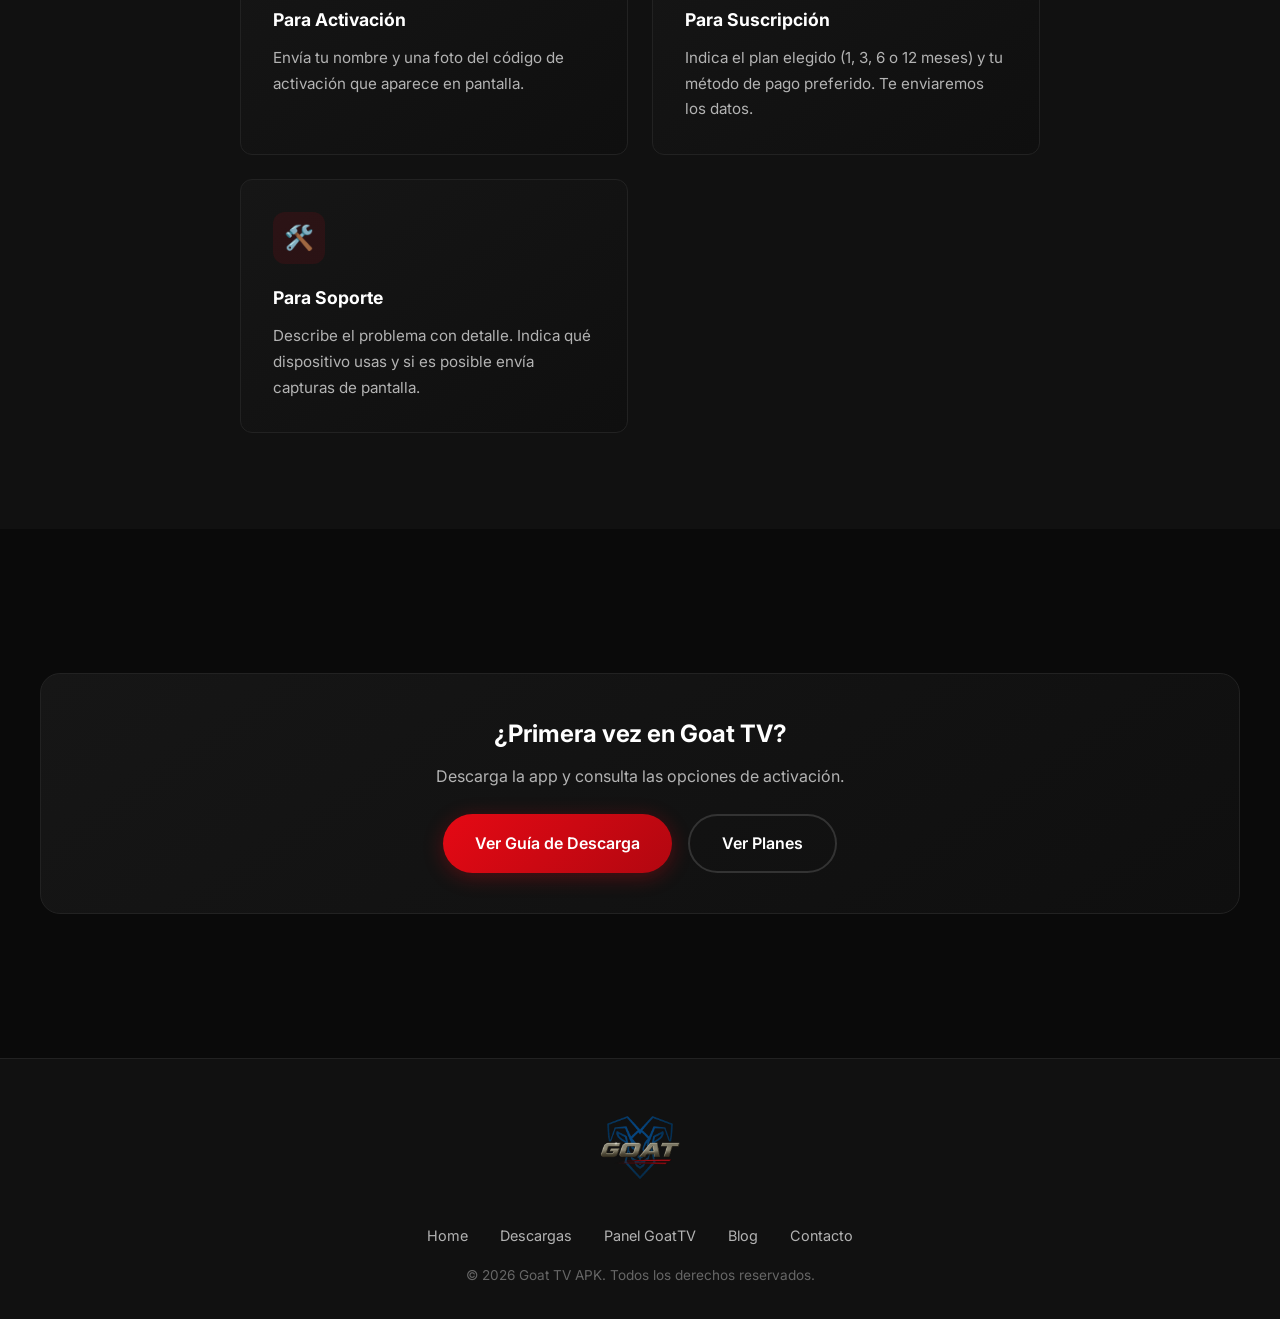
<file: contacto.html>
<!DOCTYPE html>
<html lang="es">
<head>
  <meta charset="UTF-8">
  <meta name="viewport" content="width=device-width, initial-scale=1.0">
  <title>Contacto y Soporte Goat TV — Asistencia Personalizada</title>
  <meta name="description" content="Contacta al equipo de soporte Goat TV por WhatsApp. Asistencia personalizada para activación, dudas y soporte técnico.">
  <link rel="preconnect" href="https://fonts.googleapis.com">
  <link rel="preconnect" href="https://fonts.gstatic.com" crossorigin>
  <link href="https://fonts.googleapis.com/css2?family=Inter:wght@400;500;600;700;800;900&display=swap" rel="stylesheet">
  <link rel="stylesheet" href="style.css">
  <link rel="icon" href="logo.png">
  <link rel="canonical" href="https://www.goattvoficial.com/contacto.html">
  <meta property="og:title" content="Contacto y Soporte Goat TV — Asistencia Personalizada">
  <meta property="og:description" content="Contáctanos por WhatsApp para soporte técnico, activación de cuentas y más.">
  <meta property="og:url" content="https://www.goattvoficial.com/contacto.html">
  <meta property="og:type" content="website">
  <meta property="og:image" content="https://www.goattvoficial.com/logo.png">
  <meta name="twitter:card" content="summary_large_image">
  <meta name="twitter:title" content="Contacto y Soporte Goat TV — Asistencia Personalizada">
  <meta name="twitter:description" content="Contáctanos por WhatsApp para soporte técnico, activación de cuentas y más.">
  <meta name="twitter:image" content="https://www.goattvoficial.com/logo.png">
</head>
<body>

  <!-- NAVBAR -->
  <nav class="navbar" id="navbar">
    <a href="index.html" class="nav-logo">
    <img src="logo.png" alt="Goat TV" style="height:42px;width:auto;">
  </a>
    <ul class="nav-links" id="navLinks">
      <li><a href="index.html">Home</a></li>
      <li><a href="descargas.html">Descargas</a>
      <a href="panel.html">Panel GoatTV</a></li>
    <li><a href="panel.html">Panel GoatTV</a></li>
      <li><a href="blog.html">Blog</a></li>
      <li><a href="contacto.html" class="active">Contacto</a></li>
    </ul>
    <button class="nav-toggle" id="navToggle" aria-label="Menu">☰</button>
  </nav>

  <!-- PAGE HERO -->
  <section class="page-hero">
    <h1>Contacto y Soporte Goat TV</h1>
    <p>Asistencia personalizada para activación, dudas y soporte técnico. Estamos aquí para ayudarte.</p>
  </section>

  <!-- CONTACT SECTION -->
  <section class="section">
    <div class="container">
      <div class="contact-grid">

        <div class="contact-card animate-on-scroll">
          <div class="contact-icon">💬</div>
          <h3>WhatsApp</h3>
          <p>La forma más rápida de contactarnos. Te respondemos en minutos durante nuestro horario de atención.</p>
          <span class="btn btn-primary" style="width: 100%; justify-content: center;">
            <svg width="20" height="20" viewBox="0 0 24 24" fill="currentColor"><path d="M17.472 14.382c-.297-.149-1.758-.867-2.03-.967-.273-.099-.471-.148-.67.15-.197.297-.767.966-.94 1.164-.173.199-.347.223-.644.075-.297-.15-1.255-.463-2.39-1.475-.883-.788-1.48-1.761-1.653-2.059-.173-.297-.018-.458.13-.606.134-.133.298-.347.446-.52.149-.174.198-.298.298-.497.099-.198.05-.371-.025-.52-.075-.149-.669-1.612-.916-2.207-.242-.579-.487-.5-.669-.51-.173-.008-.371-.01-.57-.01-.198 0-.52.074-.792.372-.272.297-1.04 1.016-1.04 2.479 0 1.462 1.065 2.875 1.213 3.074.149.198 2.096 3.2 5.077 4.487.709.306 1.262.489 1.694.625.712.227 1.36.195 1.871.118.571-.085 1.758-.719 2.006-1.413.248-.694.248-1.289.173-1.413-.074-.124-.272-.198-.57-.347m-5.421 7.403h-.004a9.87 9.87 0 01-5.031-1.378l-.361-.214-3.741.982.998-3.648-.235-.374a9.86 9.86 0 01-1.51-5.26c.001-5.45 4.436-9.884 9.888-9.884 2.64 0 5.122 1.03 6.988 2.898a9.825 9.825 0 012.893 6.994c-.003 5.45-4.437 9.884-9.885 9.884m8.413-18.297A11.815 11.815 0 0012.05 0C5.495 0 .16 5.335.157 11.892c0 2.096.547 4.142 1.588 5.945L.057 24l6.305-1.654a11.882 11.882 0 005.683 1.448h.005c6.554 0 11.89-5.335 11.893-11.893a11.821 11.821 0 00-3.48-8.413z"/></svg>
            Escribir por WhatsApp
          </span>
        </div>

        <div class="contact-card animate-on-scroll">
          <div class="contact-icon">🔧</div>
          <h3>Soporte Técnico</h3>
          <p>¿Problemas con la instalación o activación? Nuestro equipo te guía paso a paso para que disfrutes de Goat TV sin complicaciones.</p>
          <ul style="list-style: none; margin-top: 1rem;">
            <li style="color: var(--text-secondary); padding: 0.3rem 0; font-size: 0.95rem;">✓ Ayuda con instalación</li>
            <li style="color: var(--text-secondary); padding: 0.3rem 0; font-size: 0.95rem;">✓ Activación de cuentas</li>
            <li style="color: var(--text-secondary); padding: 0.3rem 0; font-size: 0.95rem;">✓ Resolución de errores</li>
            <li style="color: var(--text-secondary); padding: 0.3rem 0; font-size: 0.95rem;">✓ Configuración de dispositivos</li>
          </ul>
        </div>

      </div>

      <!-- SCHEDULE -->
      <div class="schedule-box animate-on-scroll" style="margin-top: 3rem;">
        <h4>🕐 Horario de Atención</h4>
        <p><strong>Lunes a Sábado:</strong> 8:00 am a 10:00 pm</p>
        <p><strong>Domingos:</strong> 9:00 am a 6:00 pm</p>
        <p style="color: var(--text-muted); font-size: 0.85rem; margin-top: 0.5rem;">Hora centro de México (CST)</p>
      </div>
    </div>
  </section>

  <!-- WHAT TO SEND -->
  <section class="section" style="background: var(--bg-secondary);">
    <div class="container">
      <div class="section-header animate-on-scroll">
        <span class="tag">Guía Rápida</span>
        <h2>¿Qué información enviar?</h2>
        <p>Para una atención más rápida, incluye esta información al contactarnos:</p>
      </div>
      <div class="features-grid" style="max-width: 800px; margin: 0 auto;">
        <div class="feature-card animate-on-scroll">
          <div class="feature-icon">🔑</div>
          <h3>Para Activación</h3>
          <p>Envía tu nombre y una foto del código de activación que aparece en pantalla.</p>
        </div>
        <div class="feature-card animate-on-scroll">
          <div class="feature-icon">💳</div>
          <h3>Para Suscripción</h3>
          <p>Indica el plan elegido (1, 3, 6 o 12 meses) y tu método de pago preferido. Te enviaremos los datos.</p>
        </div>
        <div class="feature-card animate-on-scroll">
          <div class="feature-icon">🛠️</div>
          <h3>Para Soporte</h3>
          <p>Describe el problema con detalle. Indica qué dispositivo usas y si es posible envía capturas de pantalla.</p>
        </div>
      </div>
    </div>
  </section>

  <!-- CTA -->
  <section class="section">
    <div class="container">
      <div class="blog-cta animate-on-scroll">
        <h2 style="margin-bottom: 0.5rem;">¿Primera vez en Goat TV?</h2>
        <p style="color: var(--text-secondary); margin-bottom: 1.5rem;">Descarga la app y consulta las opciones de activación.</p>
        <div style="display: flex; gap: 1rem; justify-content: center; flex-wrap: wrap;">
          <a href="descargas.html" class="btn btn-primary">Ver Guía de Descarga</a>
          <a href="index.html" class="btn btn-outline">Ver Planes</a>
        </div>
      </div>
    </div>
  </section>

  <!-- FOOTER -->
  <footer class="footer">
    <div class="footer-brand">
    <img src="logo.png" alt="Goat TV" class="footer-logo">
  </div>
    <div class="footer-links">
      <a href="index.html">Home</a>
      <a href="descargas.html">Descargas</a>
      <a href="panel.html">Panel GoatTV</a>
      <a href="blog.html">Blog</a>
      <a href="contacto.html">Contacto</a>
    </div>
    <p>© 2026 Goat TV APK. Todos los derechos reservados.</p>

</footer>

  <!-- WHATSAPP FLOAT -->
  <span class="whatsapp-float" aria-label="WhatsApp">
    <svg viewBox="0 0 24 24"><path d="M17.472 14.382c-.297-.149-1.758-.867-2.03-.967-.273-.099-.471-.148-.67.15-.197.297-.767.966-.94 1.164-.173.199-.347.223-.644.075-.297-.15-1.255-.463-2.39-1.475-.883-.788-1.48-1.761-1.653-2.059-.173-.297-.018-.458.13-.606.134-.133.298-.347.446-.52.149-.174.198-.298.298-.497.099-.198.05-.371-.025-.52-.075-.149-.669-1.612-.916-2.207-.242-.579-.487-.5-.669-.51-.173-.008-.371-.01-.57-.01-.198 0-.52.074-.792.372-.272.297-1.04 1.016-1.04 2.479 0 1.462 1.065 2.875 1.213 3.074.149.198 2.096 3.2 5.077 4.487.709.306 1.262.489 1.694.625.712.227 1.36.195 1.871.118.571-.085 1.758-.719 2.006-1.413.248-.694.248-1.289.173-1.413-.074-.124-.272-.198-.57-.347m-5.421 7.403h-.004a9.87 9.87 0 01-5.031-1.378l-.361-.214-3.741.982.998-3.648-.235-.374a9.86 9.86 0 01-1.51-5.26c.001-5.45 4.436-9.884 9.888-9.884 2.64 0 5.122 1.03 6.988 2.898a9.825 9.825 0 012.893 6.994c-.003 5.45-4.437 9.884-9.885 9.884m8.413-18.297A11.815 11.815 0 0012.05 0C5.495 0 .16 5.335.157 11.892c0 2.096.547 4.142 1.588 5.945L.057 24l6.305-1.654a11.882 11.882 0 005.683 1.448h.005c6.554 0 11.89-5.335 11.893-11.893a11.821 11.821 0 00-3.48-8.413z"/></svg>
  </span>

  <script>
    window.addEventListener('scroll', () => {
      document.getElementById('navbar').classList.toggle('scrolled', window.scrollY > 50);
    });
    document.getElementById('navToggle').addEventListener('click', () => {
      document.getElementById('navLinks').classList.toggle('open');
    });
    const observer = new IntersectionObserver((entries) => {
      entries.forEach((entry, i) => {
        if (entry.isIntersecting) {
          setTimeout(() => entry.target.classList.add('visible'), i * 100);
          observer.unobserve(entry.target);
        }
      });
    }, { threshold: 0.1 });
    document.querySelectorAll('.animate-on-scroll').forEach(el => observer.observe(el));
  </script>

  <!-- Language Switcher -->
  <style>
    .lang-switcher {
      position: fixed;
      top: 70px;
      right: 12px;
      z-index: 9999;
      background: rgba(0,0,0,0.8);
      border-radius: 8px;
      padding: 6px;
      display: flex;
      gap: 4px;
    }
    .lang-switcher button {
      background: transparent;
      border: none;
      color: white;
      padding: 6px 12px;
      border-radius: 6px;
      cursor: pointer;
      font-size: 13px;
      font-weight: 600;
    }
    .lang-switcher button.active {
      background: #00acc1;
    }
    .lang-switcher button:hover {
      background: rgba(255,255,255,0.2);
    }
    .lang-switcher button.active:hover {
      background: #00acc1;
    }
    @media (max-width: 768px) {
      .lang-switcher {
        top: 65px;
        right: 8px;
      }
    }
  </style>
  <div class="lang-switcher" id="langSwitcher">
    <button onclick="switchLang('es')" class="active" id="lang-es">ES</button>
    <button onclick="switchLang('en')" id="lang-en">EN</button>
  </div>
  <div id="google_translate_element" style="position:fixed;top:-9999px;left:-9999px;"></div>
  <script src="https://translate.google.com/translate_a/element.js?cb=googleTranslateElementInit"></script>
  <script>
    function googleTranslateElementInit() {
      new google.translate.TranslateElement({pageLanguage:"es", includedLanguages:"en,es"}, "google_translate_element");
    }
    function switchLang(lang) {
      document.querySelectorAll('.lang-switcher button').forEach(function(b){ b.classList.remove('active'); });
      document.getElementById('lang-' + lang).classList.add('active');
      var sel = document.querySelector('.goog-te-gadget select');
      if (sel) { sel.value = lang; sel.dispatchEvent(new Event('change')); }
      else { window.location.hash = '#googtrans(' + (lang === 'en' ? '/en' : '') + ')'; location.reload(); }
    }
  </script>
</html>
</file>
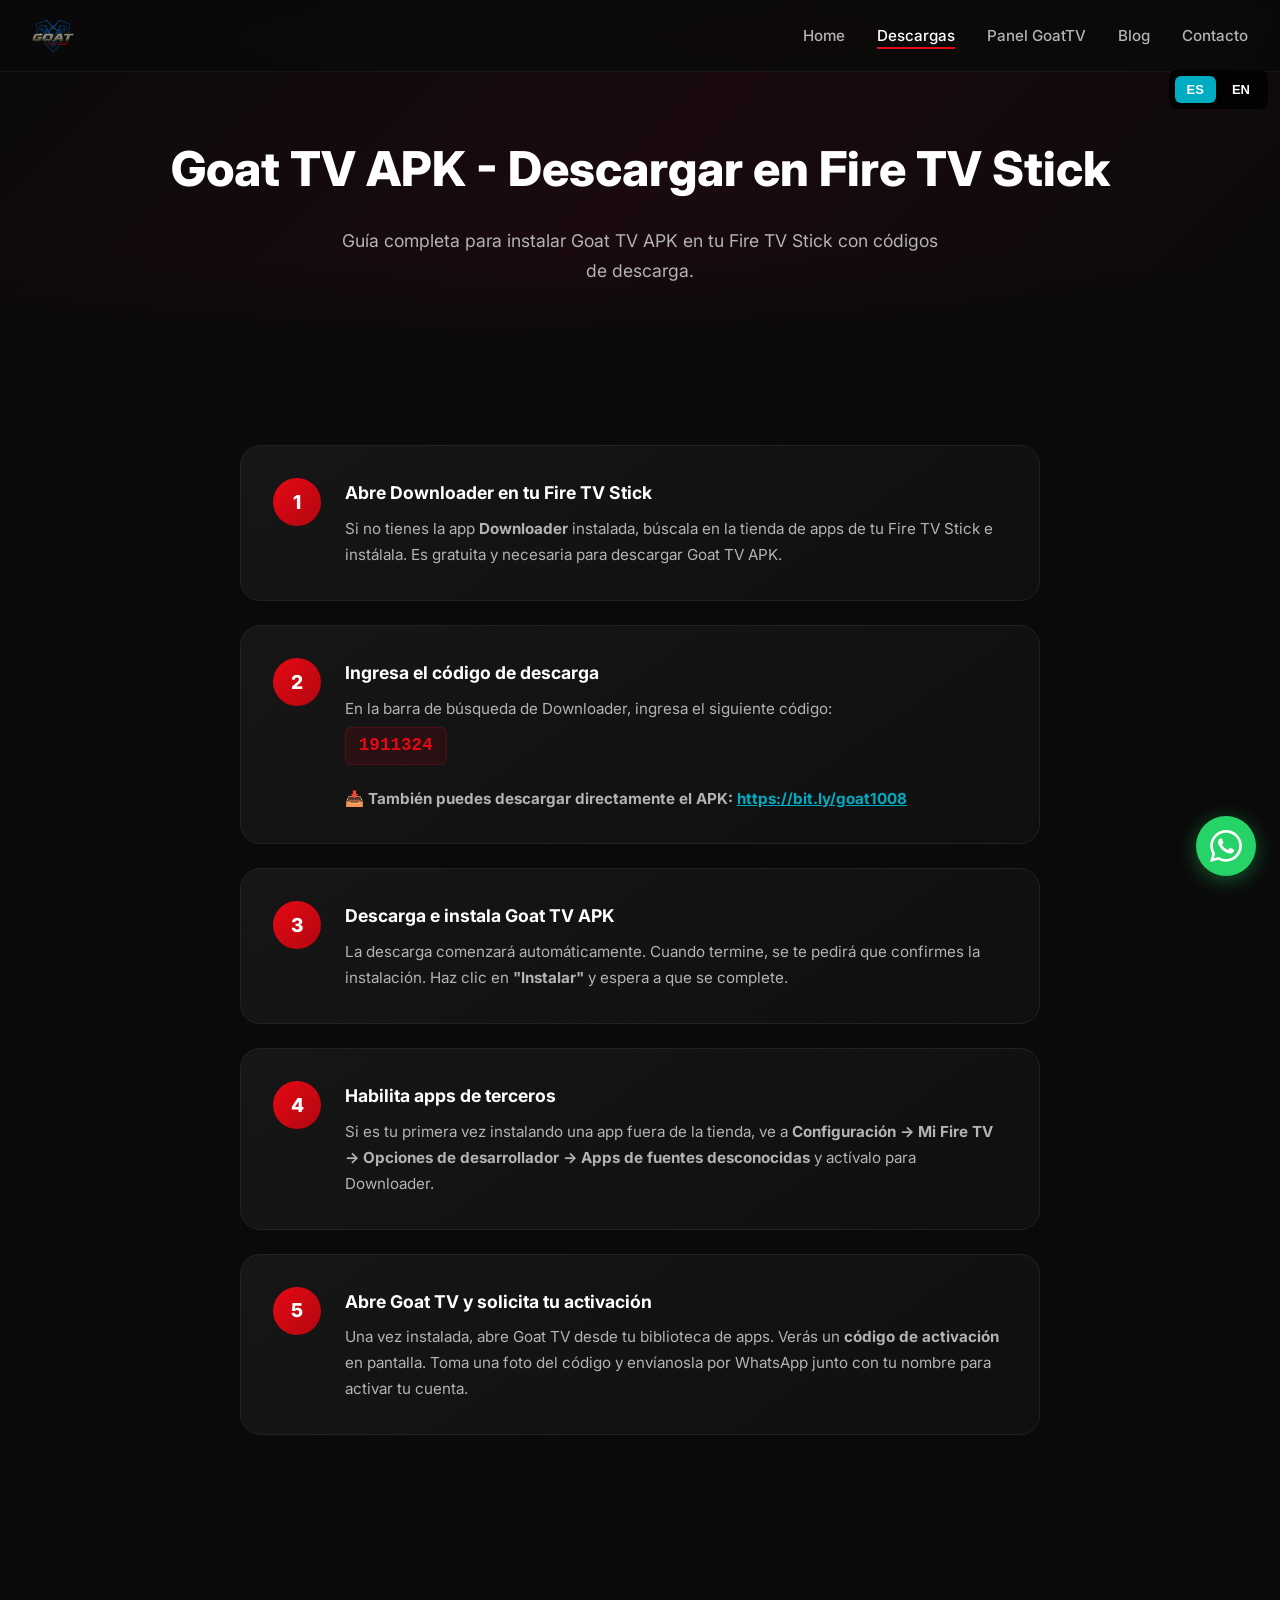
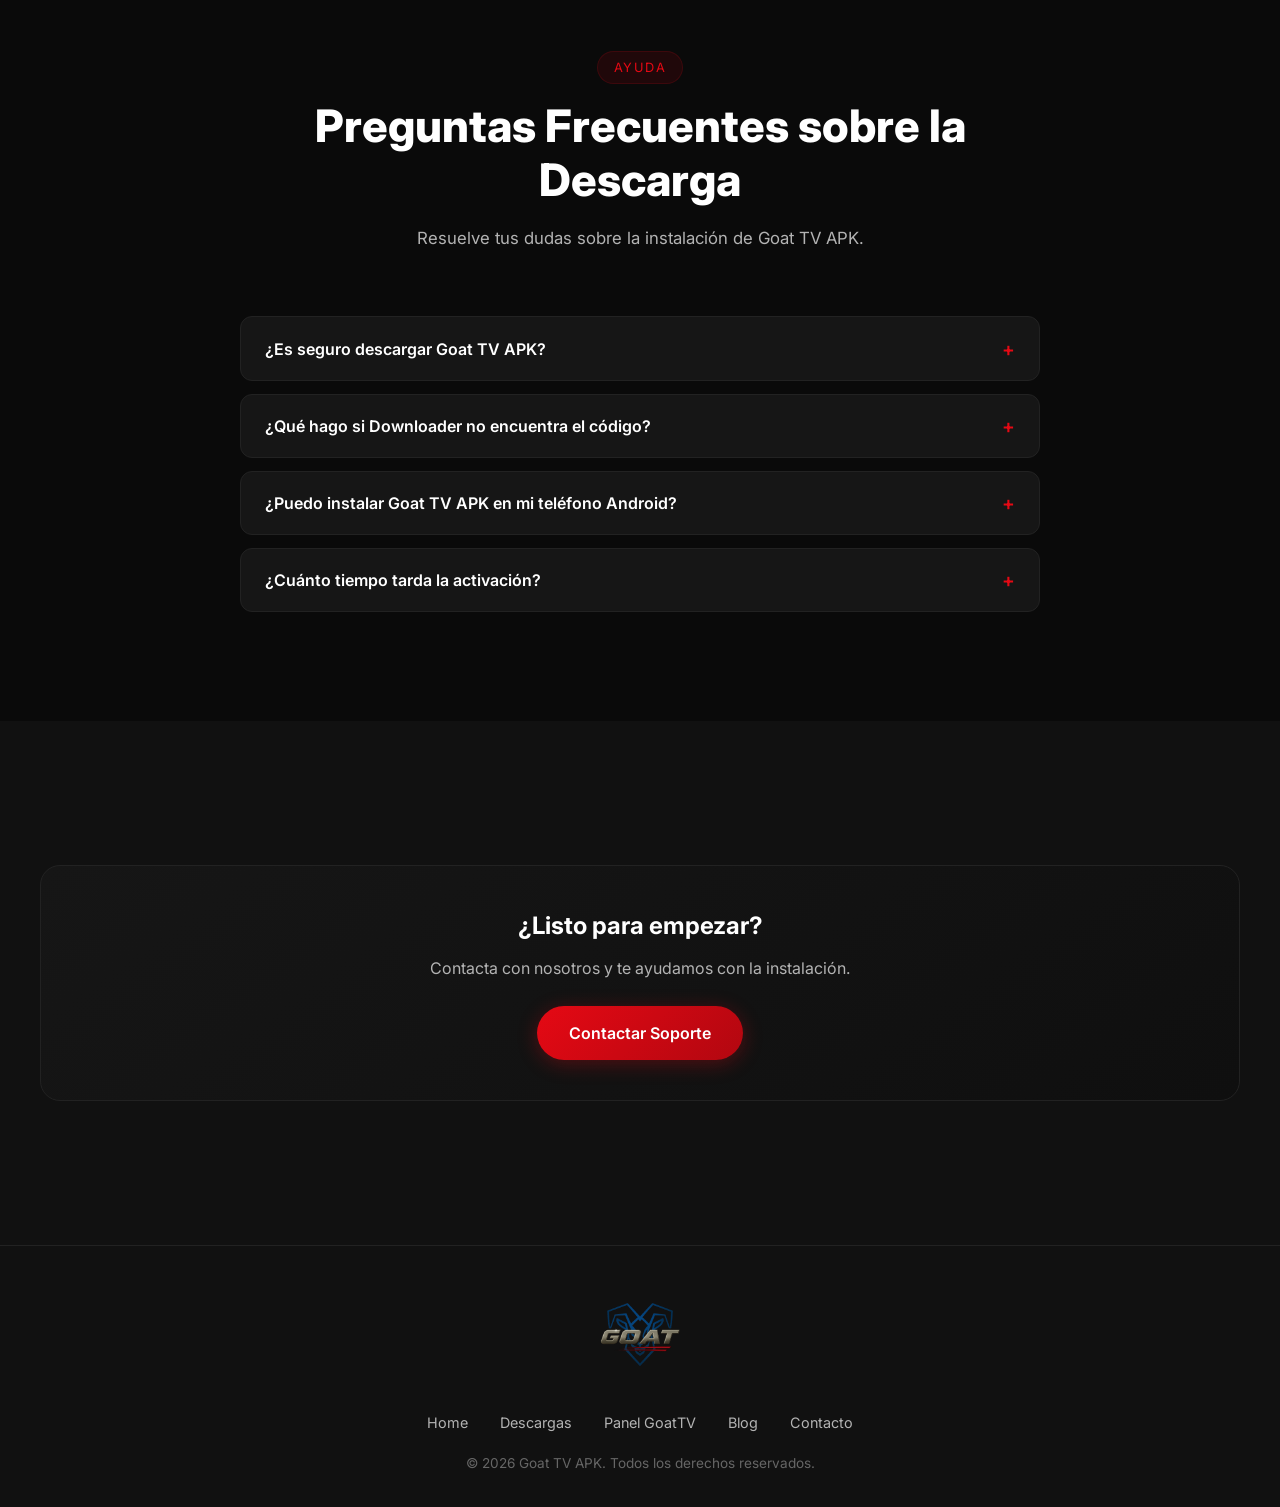
<file: descargas.html>
<!DOCTYPE html>
<html lang="es">
<head>
  <meta charset="UTF-8">
  <meta name="viewport" content="width=device-width, initial-scale=1.0">
  <title>Goat TV APK - Descargar en Fire TV Stick</title>
  <meta name="description" content="Descarga Goat TV APK en tu Fire TV Stick. Código de descarga 1911324 e instrucciones de instalación.">
  <link rel="preconnect" href="https://fonts.googleapis.com">
  <link rel="preconnect" href="https://fonts.gstatic.com" crossorigin>
  <link href="https://fonts.googleapis.com/css2?family=Inter:wght@400;500;600;700;800;900&display=swap" rel="stylesheet">
  <link rel="stylesheet" href="style.css">
  <link rel="icon" href="logo.png">
  <link rel="canonical" href="https://www.goattvoficial.com/descargas.html">
  <meta property="og:title" content="Goat TV APK - Descargar en Fire TV Stick">
  <meta property="og:description" content="Descarga Goat TV APK para Fire TV Stick, Android TV, Chromecast y más. Instalación rápida y segura.">
  <meta property="og:url" content="https://www.goattvoficial.com/descargas.html">
  <meta property="og:type" content="website">
  <meta property="og:image" content="https://www.goattvoficial.com/logo.png">
  <meta name="twitter:card" content="summary_large_image">
  <meta name="twitter:title" content="Goat TV APK - Descargar en Fire TV Stick">
  <meta name="twitter:description" content="Descarga Goat TV APK para Fire TV Stick, Android TV, Chromecast y más. Instalación rápida y segura.">
  <meta name="twitter:image" content="https://www.goattvoficial.com/logo.png">
</head>
<body>

  <!-- NAVBAR -->
  <nav class="navbar" id="navbar">
    <a href="index.html" class="nav-logo">
    <img src="logo.png" alt="Goat TV" style="height:42px;width:auto;">
  </a>
    <ul class="nav-links" id="navLinks">
      <li><a href="index.html">Home</a></li>
      <li><a href="descargas.html" class="active">Descargas</a></li>
      <li><a href="panel.html">Panel GoatTV</a></li>
      <li><a href="blog.html">Blog</a></li>
      <li><a href="contacto.html">Contacto</a></li>
    </ul>
    <button class="nav-toggle" id="navToggle" aria-label="Menu">☰</button>
  </nav>

  <!-- PAGE HERO -->
  <section class="page-hero">
    <h1>Goat TV APK - Descargar en Fire TV Stick</h1>
    <p>Guía completa para instalar Goat TV APK en tu Fire TV Stick con códigos de descarga.</p>
  </section>

  <!-- DOWNLOAD STEPS -->
  <section class="section">
    <div class="container">
      <div class="steps-container">

        <div class="step-card animate-on-scroll">
          <div class="step-number">1</div>
          <div class="step-content">
            <h3>Abre Downloader en tu Fire TV Stick</h3>
            <p>Si no tienes la app <strong>Downloader</strong> instalada, búscala en la tienda de apps de tu Fire TV Stick e instálala. Es gratuita y necesaria para descargar Goat TV APK.</p>
          </div>
        </div>

        <div class="step-card animate-on-scroll">
          <div class="step-number">2</div>
          <div class="step-content">
            <h3>Ingresa el código de descarga</h3>
            <p>En la barra de búsqueda de Downloader, ingresa el siguiente código:</p>
            <div class="step-code">1911324</div>
            <p style="margin-top: 1rem;">📥 <strong>También puedes descargar directamente el APK:</strong> <a href="https://bit.ly/goat1008" target="_blank" rel="noopener" style="color: #00acc1; font-weight: 700;">https://bit.ly/goat1008</a></p>
          </div>
        </div>

        <div class="step-card animate-on-scroll">
          <div class="step-number">3</div>
          <div class="step-content">
            <h3>Descarga e instala Goat TV APK</h3>
            <p>La descarga comenzará automáticamente. Cuando termine, se te pedirá que confirmes la instalación. Haz clic en <strong>"Instalar"</strong> y espera a que se complete.</p>
          </div>
        </div>

        <div class="step-card animate-on-scroll">
          <div class="step-number">4</div>
          <div class="step-content">
            <h3>Habilita apps de terceros</h3>
            <p>Si es tu primera vez instalando una app fuera de la tienda, ve a <strong>Configuración → Mi Fire TV → Opciones de desarrollador → Apps de fuentes desconocidas</strong> y actívalo para Downloader.</p>
          </div>
        </div>

        <div class="step-card animate-on-scroll">
          <div class="step-number">5</div>
          <div class="step-content">
            <h3>Abre Goat TV y solicita tu activación</h3>
            <p>Una vez instalada, abre Goat TV desde tu biblioteca de apps. Verás un <strong>código de activación</strong> en pantalla. Toma una foto del código y envíanosla por WhatsApp junto con tu nombre para activar tu cuenta.</p>
          </div>
        </div>

      </div>
    </div>
  </section>


  <!-- FAQ -->
  <section class="section">
    <div class="container">
      <div class="section-header animate-on-scroll">
        <span class="tag">Ayuda</span>
        <h2>Preguntas Frecuentes sobre la Descarga</h2>
        <p>Resuelve tus dudas sobre la instalación de Goat TV APK.</p>
      </div>
      <div class="faq-list">
        <div class="faq-item animate-on-scroll">
          <button class="faq-question">
            ¿Es seguro descargar Goat TV APK?
            <span class="icon">+</span>
          </button>
          <div class="faq-answer">
            <div class="faq-answer-inner">
              Sí, Goat TV APK es completamente seguro. Descárgalo únicamente usando el código oficial proporcionado (1911324) a través de la app Downloader en tu Fire TV Stick.
            </div>
          </div>
        </div>
        <div class="faq-item animate-on-scroll">
          <button class="faq-question">
            ¿Qué hago si Downloader no encuentra el código?
            <span class="icon">+</span>
          </button>
          <div class="faq-answer">
            <div class="faq-answer-inner">
              Si el código no funciona, contáctanos por WhatsApp y te proporcionaremos un enlace directo alternativo.
            </div>
          </div>
        </div>
        <div class="faq-item animate-on-scroll">
          <button class="faq-question">
            ¿Puedo instalar Goat TV APK en mi teléfono Android?
            <span class="icon">+</span>
          </button>
          <div class="faq-answer">
            <div class="faq-answer-inner">
              Sí, Goat TV APK es compatible con cualquier dispositivo Android. Contáctanos por WhatsApp para recibir el enlace de descarga directa para Android.
            </div>
          </div>
        </div>
        <div class="faq-item animate-on-scroll">
          <button class="faq-question">
            ¿Cuánto tiempo tarda la activación?
            <span class="icon">+</span>
          </button>
          <div class="faq-answer">
            <div class="faq-answer-inner">
              La activación se realiza en minutos durante nuestro horario de atención (Lunes a Sábado de 8 am a 10 pm y Domingos de 9 am a 6 pm, hora centro de México). Fuera de horario, se activará al siguiente día hábil.
            </div>
          </div>
        </div>
      </div>
    </div>
  </section>

  <!-- CTA -->
  <section class="section" style="background: var(--bg-secondary);">
    <div class="container">
      <div class="blog-cta animate-on-scroll">
        <h2 style="margin-bottom: 0.5rem;">¿Listo para empezar?</h2>
        <p style="color: var(--text-secondary); margin-bottom: 1.5rem;">Contacta con nosotros y te ayudamos con la instalación.</p>
        <a href="contacto.html" class="btn btn-primary">Contactar Soporte</a>
      </div>
    </div>
  </section>

  <!-- FOOTER -->
  <footer class="footer">
    <div class="footer-brand">
    <img src="logo.png" alt="Goat TV" class="footer-logo">
  </div>
    <div class="footer-links">
      <a href="index.html">Home</a>
      <a href="descargas.html">Descargas</a>
      <a href="panel.html">Panel GoatTV</a>
      <a href="blog.html">Blog</a>
      <a href="contacto.html">Contacto</a>
    </div>
    <p>© 2026 Goat TV APK. Todos los derechos reservados.</p>

</footer>

  <!-- WHATSAPP FLOAT -->
  <span class="whatsapp-float" aria-label="WhatsApp">
    <svg viewBox="0 0 24 24"><path d="M17.472 14.382c-.297-.149-1.758-.867-2.03-.967-.273-.099-.471-.148-.67.15-.197.297-.767.966-.94 1.164-.173.199-.347.223-.644.075-.297-.15-1.255-.463-2.39-1.475-.883-.788-1.48-1.761-1.653-2.059-.173-.297-.018-.458.13-.606.134-.133.298-.347.446-.52.149-.174.198-.298.298-.497.099-.198.05-.371-.025-.52-.075-.149-.669-1.612-.916-2.207-.242-.579-.487-.5-.669-.51-.173-.008-.371-.01-.57-.01-.198 0-.52.074-.792.372-.272.297-1.04 1.016-1.04 2.479 0 1.462 1.065 2.875 1.213 3.074.149.198 2.096 3.2 5.077 4.487.709.306 1.262.489 1.694.625.712.227 1.36.195 1.871.118.571-.085 1.758-.719 2.006-1.413.248-.694.248-1.289.173-1.413-.074-.124-.272-.198-.57-.347m-5.421 7.403h-.004a9.87 9.87 0 01-5.031-1.378l-.361-.214-3.741.982.998-3.648-.235-.374a9.86 9.86 0 01-1.51-5.26c.001-5.45 4.436-9.884 9.888-9.884 2.64 0 5.122 1.03 6.988 2.898a9.825 9.825 0 012.893 6.994c-.003 5.45-4.437 9.884-9.885 9.884m8.413-18.297A11.815 11.815 0 0012.05 0C5.495 0 .16 5.335.157 11.892c0 2.096.547 4.142 1.588 5.945L.057 24l6.305-1.654a11.882 11.882 0 005.683 1.448h.005c6.554 0 11.89-5.335 11.893-11.893a11.821 11.821 0 00-3.48-8.413z"/></svg>
  </span>

  <script>
    window.addEventListener('scroll', () => {
      document.getElementById('navbar').classList.toggle('scrolled', window.scrollY > 50);
    });
    document.getElementById('navToggle').addEventListener('click', () => {
      document.getElementById('navLinks').classList.toggle('open');
    });
    document.querySelectorAll('.faq-question').forEach(btn => {
      btn.addEventListener('click', () => {
        const item = btn.parentElement;
        const wasOpen = item.classList.contains('open');
        document.querySelectorAll('.faq-item').forEach(i => i.classList.remove('open'));
        if (!wasOpen) item.classList.add('open');
      });
    });
    const observer = new IntersectionObserver((entries) => {
      entries.forEach((entry, i) => {
        if (entry.isIntersecting) {
          setTimeout(() => entry.target.classList.add('visible'), i * 100);
          observer.unobserve(entry.target);
        }
      });
    }, { threshold: 0.1 });
    document.querySelectorAll('.animate-on-scroll').forEach(el => observer.observe(el));
  </script>

  <!-- Language Switcher -->
  <style>
    .lang-switcher {
      position: fixed;
      top: 70px;
      right: 12px;
      z-index: 9999;
      background: rgba(0,0,0,0.8);
      border-radius: 8px;
      padding: 6px;
      display: flex;
      gap: 4px;
    }
    .lang-switcher button {
      background: transparent;
      border: none;
      color: white;
      padding: 6px 12px;
      border-radius: 6px;
      cursor: pointer;
      font-size: 13px;
      font-weight: 600;
    }
    .lang-switcher button.active {
      background: #00acc1;
    }
    .lang-switcher button:hover {
      background: rgba(255,255,255,0.2);
    }
    .lang-switcher button.active:hover {
      background: #00acc1;
    }
    @media (max-width: 768px) {
      .lang-switcher {
        top: 65px;
        right: 8px;
      }
    }
  </style>
  <div class="lang-switcher" id="langSwitcher">
    <button onclick="switchLang('es')" class="active" id="lang-es">ES</button>
    <button onclick="switchLang('en')" id="lang-en">EN</button>
  </div>
  <div id="google_translate_element" style="position:fixed;top:-9999px;left:-9999px;"></div>
  <script src="https://translate.google.com/translate_a/element.js?cb=googleTranslateElementInit"></script>
  <script>
    function googleTranslateElementInit() {
      new google.translate.TranslateElement({pageLanguage:"es", includedLanguages:"en,es"}, "google_translate_element");
    }
    function switchLang(lang) {
      document.querySelectorAll('.lang-switcher button').forEach(function(b){ b.classList.remove('active'); });
      document.getElementById('lang-' + lang).classList.add('active');
      var sel = document.querySelector('.goog-te-gadget select');
      if (sel) { sel.value = lang; sel.dispatchEvent(new Event('change')); }
      else { window.location.hash = '#googtrans(' + (lang === 'en' ? '/en' : '') + ')'; location.reload(); }
    }
  </script>
</html>
</file>
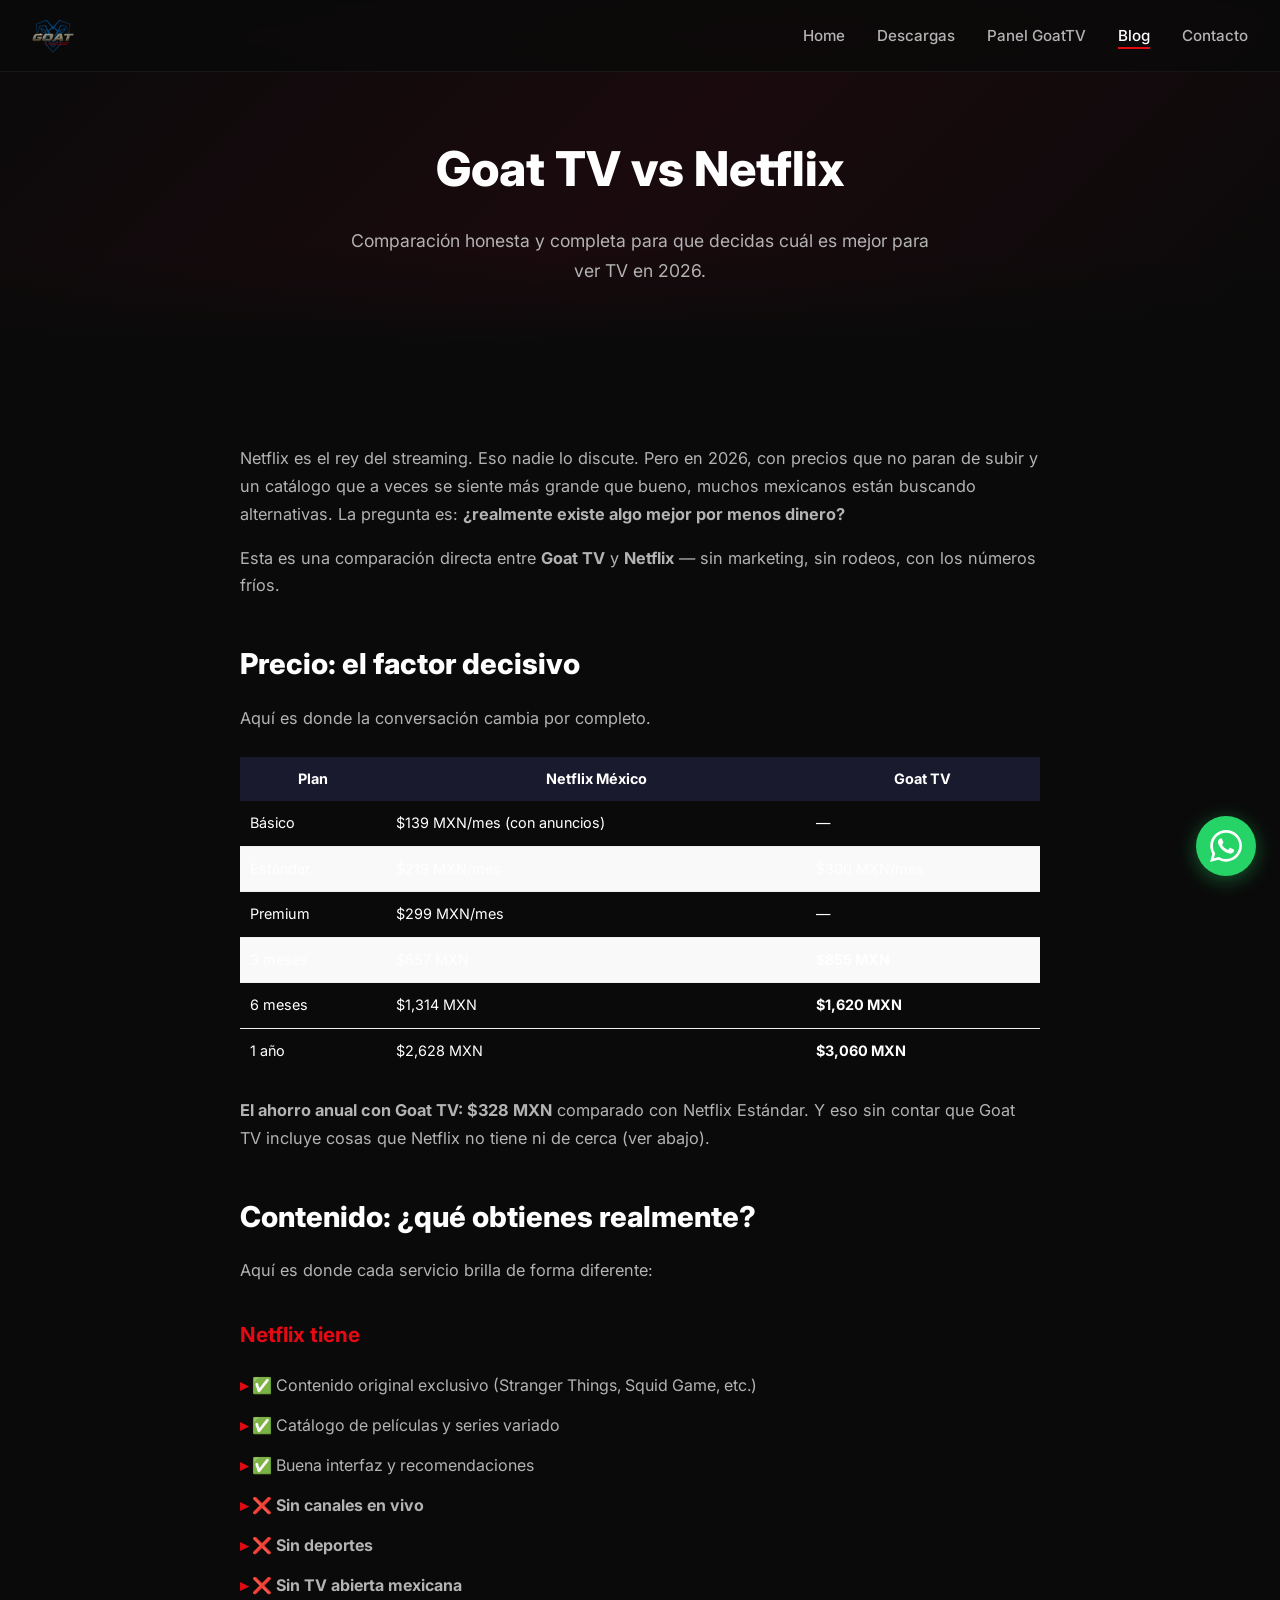
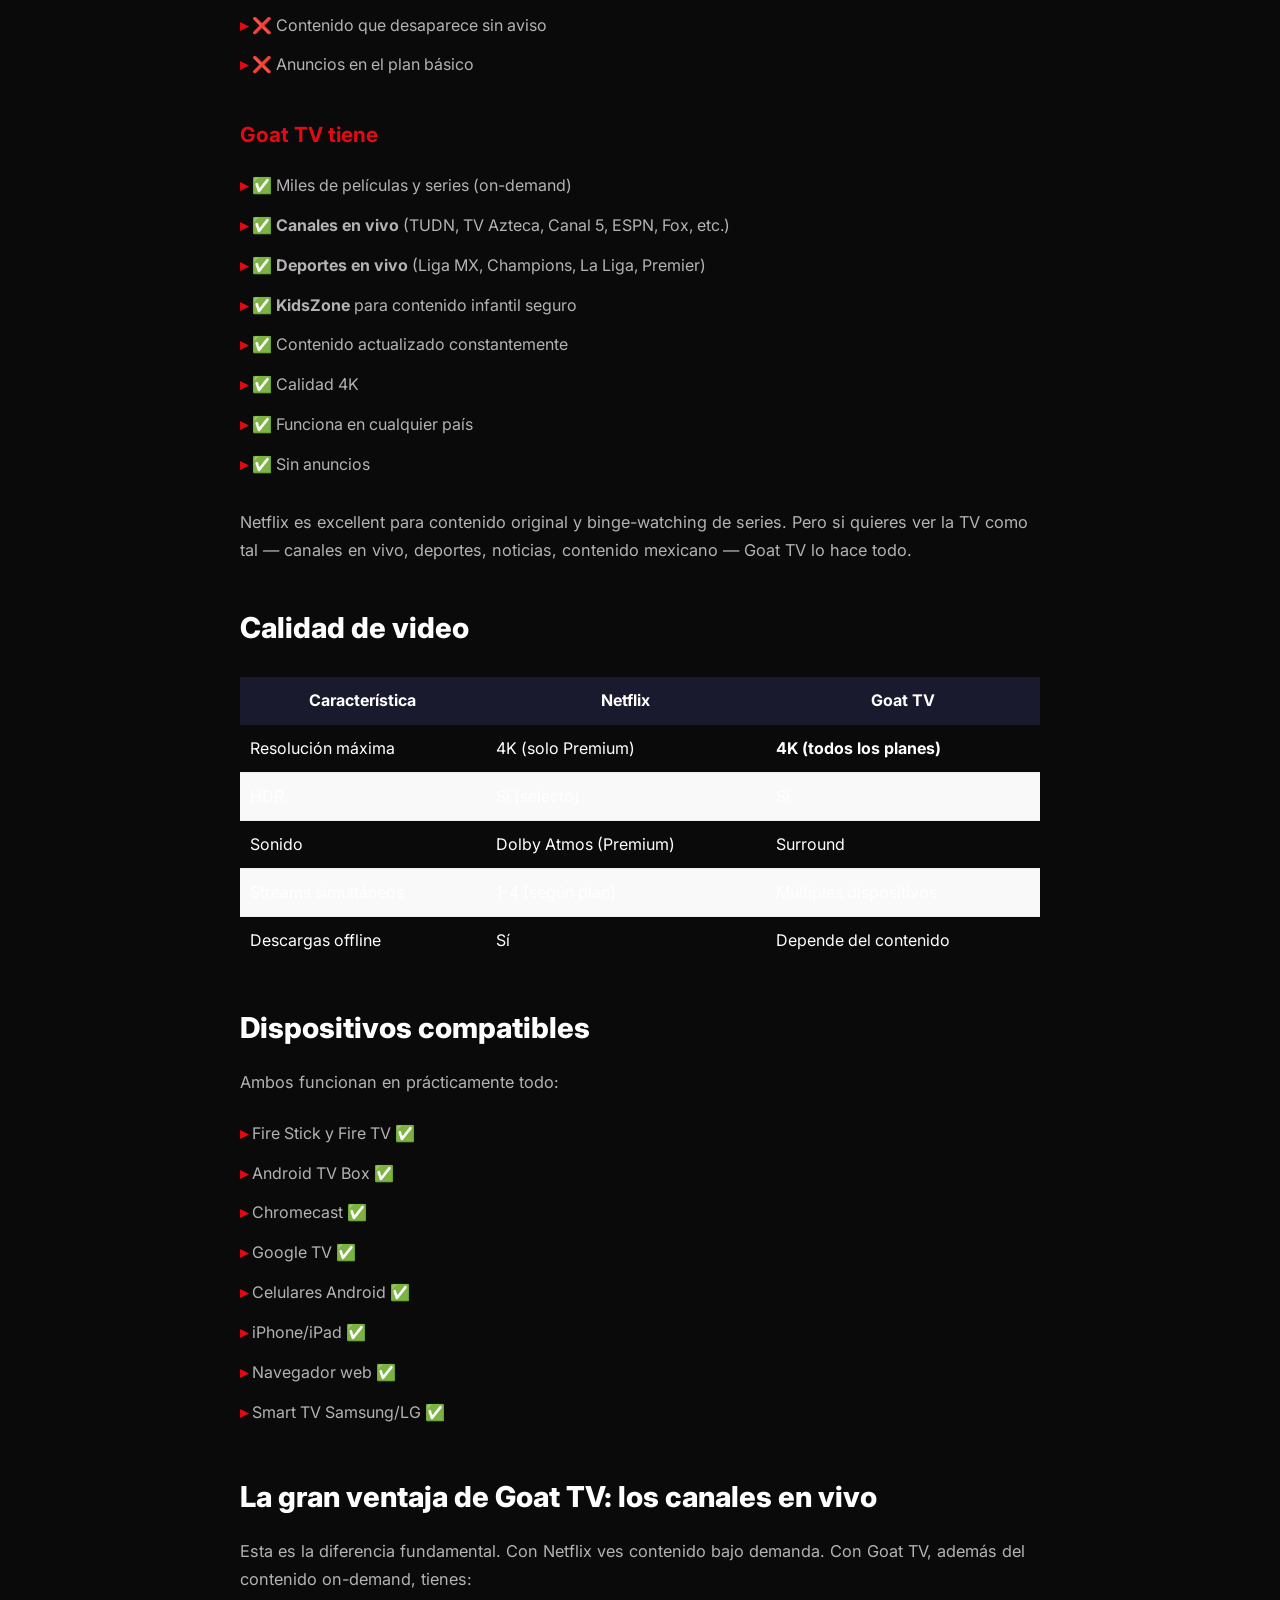
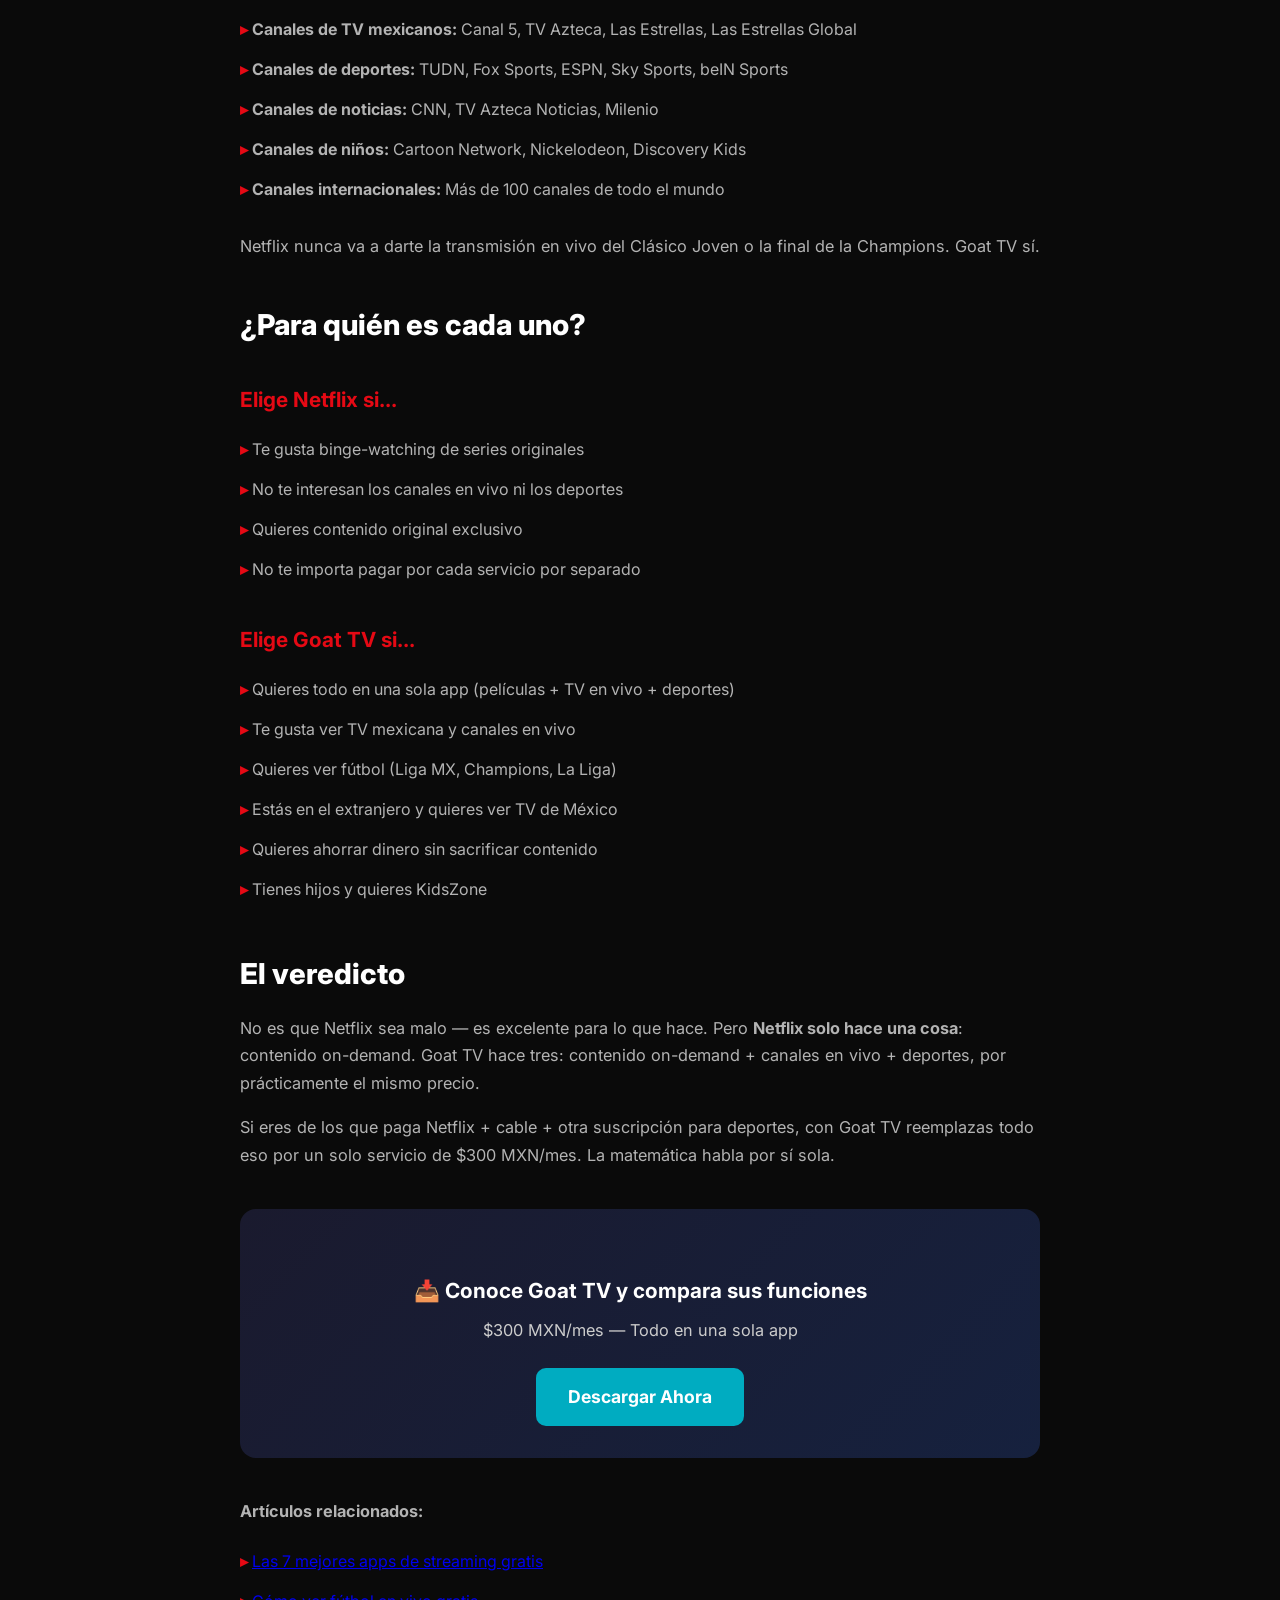
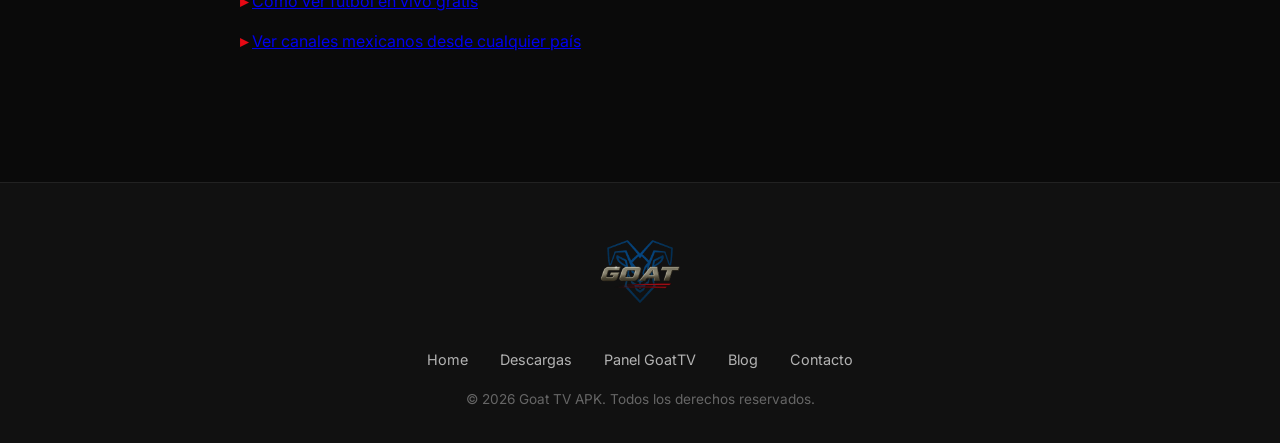
<file: goat-tv-vs-netflix-2026.html>
<!DOCTYPE html>
<html lang="es">
<head>
  <meta charset="UTF-8">
  <meta name="viewport" content="width=device-width, initial-scale=1.0">
  <title>Goat TV vs Netflix: ¿Cuál es mejor para ver TV en 2026? Comparación completa</title>
  <meta name="description" content="Comparación completa Goat TV vs Netflix 2026: precios, contenido, calidad, canales en vivo, dispositivos compatibles. ¿Cuál te conviene más?">
  <link rel="preconnect" href="https://fonts.googleapis.com">
  <link rel="preconnect" href="https://fonts.gstatic.com" crossorigin>
  <link href="https://fonts.googleapis.com/css2?family=Inter:wght@400;500;600;700;800;900&display=swap" rel="stylesheet">
  <link rel="stylesheet" href="style.css">
  <link rel="icon" href="logo.png">
  <link rel="canonical" href="https://www.goattvoficial.com/goat-tv-vs-netflix-2026.html">
  <meta property="og:title" content="Goat TV vs Netflix: Comparación completa 2026">
  <meta property="og:description" content="Precios, contenido, calidad y más. Descubre por qué Goat TV es la alternativa más inteligente a Netflix en México.">
  <meta property="og:url" content="https://www.goattvoficial.com/goat-tv-vs-netflix-2026.html">
  <meta property="og:type" content="article">
  <meta property="og:image" content="https://www.goattvoficial.com/logo.png">
  <meta name="twitter:card" content="summary_large_image">
  <meta name="twitter:title" content="Goat TV vs Netflix 2026: Comparación completa">
  <meta name="twitter:description" content="¿Netflix o Goat TV? Te damos los números para que decidas.">
  <meta name="twitter:image" content="https://www.goattvoficial.com/logo.png">
</head>
<body>

  <nav class="navbar" id="navbar">
    <a href="index.html" class="nav-logo">
      <img src="logo.png" alt="Goat TV" style="height:42px;width:auto;">
    </a>
    <ul class="nav-links" id="navLinks">
      <li><a href="index.html">Home</a></li>
      <li><a href="descargas.html">Descargas</a></li>
      <li><a href="panel.html">Panel GoatTV</a></li>
      <li><a href="blog.html" class="active">Blog</a></li>
      <li><a href="contacto.html">Contacto</a></li>
    </ul>
    <button class="nav-toggle" id="navToggle" aria-label="Menu">☰</button>
  </nav>

  <section class="page-hero">
    <h1>Goat TV vs Netflix</h1>
    <p>Comparación honesta y completa para que decidas cuál es mejor para ver TV en 2026.</p>
  </section>

  <section class="section">
    <div class="container">
      <div class="blog-content">

        <p>Netflix es el rey del streaming. Eso nadie lo discute. Pero en 2026, con precios que no paran de subir y un catálogo que a veces se siente más grande que bueno, muchos mexicanos están buscando alternativas. La pregunta es: <strong>¿realmente existe algo mejor por menos dinero?</strong></p>
        <p>Esta es una comparación directa entre <strong>Goat TV</strong> y <strong>Netflix</strong> — sin marketing, sin rodeos, con los números fríos.</p>

        <h2>Precio: el factor decisivo</h2>
        <p>Aquí es donde la conversación cambia por completo.</p>

        <table style="width:100%;border-collapse:collapse;margin:1.5rem 0;font-size:0.9rem;">
          <thead>
            <tr style="background:#1a1a2e;color:white;">
              <th style="padding:10px;">Plan</th>
              <th style="padding:10px;">Netflix México</th>
              <th style="padding:10px;">Goat TV</th>
            </tr>
          </thead>
          <tbody>
            <tr style="border-bottom:1px solid #eee;">
              <td style="padding:10px;">Básico</td>
              <td style="padding:10px;">$139 MXN/mes (con anuncios)</td>
              <td style="padding:10px;">—</td>
            </tr>
            <tr style="border-bottom:1px solid #eee;background:#f9f9f9;">
              <td style="padding:10px;">Estándar</td>
              <td style="padding:10px;">$219 MXN/mes</td>
              <td style="padding:10px;">$300 MXN/mes</td>
            </tr>
            <tr style="border-bottom:1px solid #eee;">
              <td style="padding:10px;">Premium</td>
              <td style="padding:10px;">$299 MXN/mes</td>
              <td style="padding:10px;">—</td>
            </tr>
            <tr style="border-bottom:1px solid #eee;background:#f9f9f9;">
              <td style="padding:10px;">3 meses</td>
              <td style="padding:10px;">$657 MXN</td>
              <td style="padding:10px;"><strong>$855 MXN</strong></td>
            </tr>
            <tr style="border-bottom:1px solid #eee;">
              <td style="padding:10px;">6 meses</td>
              <td style="padding:10px;">$1,314 MXN</td>
              <td style="padding:10px;"><strong>$1,620 MXN</strong></td>
            </tr>
            <tr>
              <td style="padding:10px;">1 año</td>
              <td style="padding:10px;">$2,628 MXN</td>
              <td style="padding:10px;"><strong>$3,060 MXN</strong></td>
            </tr>
          </tbody>
        </table>

        <p><strong>El ahorro anual con Goat TV: $328 MXN</strong> comparado con Netflix Estándar. Y eso sin contar que Goat TV incluye cosas que Netflix no tiene ni de cerca (ver abajo).</p>

        <h2>Contenido: ¿qué obtienes realmente?</h2>
        <p>Aquí es donde cada servicio brilla de forma diferente:</p>

        <h3>Netflix tiene</h3>
        <ul>
          <li>✅ Contenido original exclusivo (Stranger Things, Squid Game, etc.)</li>
          <li>✅ Catálogo de películas y series variado</li>
          <li>✅ Buena interfaz y recomendaciones</li>
          <li>❌ <strong>Sin canales en vivo</strong></li>
          <li>❌ <strong>Sin deportes</strong></li>
          <li>❌ <strong>Sin TV abierta mexicana</strong></li>
          <li>❌ Contenido que desaparece sin aviso</li>
          <li>❌ Anuncios en el plan básico</li>
        </ul>

        <h3>Goat TV tiene</h3>
        <ul>
          <li>✅ Miles de películas y series (on-demand)</li>
          <li>✅ <strong>Canales en vivo</strong> (TUDN, TV Azteca, Canal 5, ESPN, Fox, etc.)</li>
          <li>✅ <strong>Deportes en vivo</strong> (Liga MX, Champions, La Liga, Premier)</li>
          <li>✅ <strong>KidsZone</strong> para contenido infantil seguro</li>
          <li>✅ Contenido actualizado constantemente</li>
          <li>✅ Calidad 4K</li>
          <li>✅ Funciona en cualquier país</li>
          <li>✅ Sin anuncios</li>
        </ul>

        <p>Netflix es excellent para contenido original y binge-watching de series. Pero si quieres ver la TV como tal — canales en vivo, deportes, noticias, contenido mexicano — Goat TV lo hace todo.</p>

        <h2>Calidad de video</h2>
        <table style="width:100%;border-collapse:collapse;margin:1.5rem 0;">
          <thead>
            <tr style="background:#1a1a2e;color:white;">
              <th style="padding:10px;">Característica</th>
              <th style="padding:10px;">Netflix</th>
              <th style="padding:10px;">Goat TV</th>
            </tr>
          </thead>
          <tbody>
            <tr style="border-bottom:1px solid #eee;">
              <td style="padding:10px;">Resolución máxima</td>
              <td style="padding:10px;">4K (solo Premium)</td>
              <td style="padding:10px;"><strong>4K (todos los planes)</strong></td>
            </tr>
            <tr style="border-bottom:1px solid #eee;background:#f9f9f9;">
              <td style="padding:10px;">HDR</td>
              <td style="padding:10px;">Sí (selecto)</td>
              <td style="padding:10px;">Sí</td>
            </tr>
            <tr style="border-bottom:1px solid #eee;">
              <td style="padding:10px;">Sonido</td>
              <td style="padding:10px;">Dolby Atmos (Premium)</td>
              <td style="padding:10px;">Surround</td>
            </tr>
            <tr style="border-bottom:1px solid #eee;background:#f9f9f9;">
              <td style="padding:10px;">Streams simultáneos</td>
              <td style="padding:10px;">1-4 (según plan)</td>
              <td style="padding:10px;">Múltiples dispositivos</td>
            </tr>
            <tr>
              <td style="padding:10px;">Descargas offline</td>
              <td style="padding:10px;">Sí</td>
              <td style="padding:10px;">Depende del contenido</td>
            </tr>
          </tbody>
        </table>

        <h2>Dispositivos compatibles</h2>
        <p>Ambos funcionan en prácticamente todo:</p>
        <ul>
          <li>Fire Stick y Fire TV ✅</li>
          <li>Android TV Box ✅</li>
          <li>Chromecast ✅</li>
          <li>Google TV ✅</li>
          <li>Celulares Android ✅</li>
          <li>iPhone/iPad ✅</li>
          <li>Navegador web ✅</li>
          <li>Smart TV Samsung/LG ✅</li>
        </ul>

        <h2>La gran ventaja de Goat TV: los canales en vivo</h2>
        <p>Esta es la diferencia fundamental. Con Netflix ves contenido bajo demanda. Con Goat TV, además del contenido on-demand, tienes:</p>
        <ul>
          <li><strong>Canales de TV mexicanos:</strong> Canal 5, TV Azteca, Las Estrellas, Las Estrellas Global</li>
          <li><strong>Canales de deportes:</strong> TUDN, Fox Sports, ESPN, Sky Sports, beIN Sports</li>
          <li><strong>Canales de noticias:</strong> CNN, TV Azteca Noticias, Milenio</li>
          <li><strong>Canales de niños:</strong> Cartoon Network, Nickelodeon, Discovery Kids</li>
          <li><strong>Canales internacionales:</strong> Más de 100 canales de todo el mundo</li>
        </ul>
        <p>Netflix nunca va a darte la transmisión en vivo del Clásico Joven o la final de la Champions. Goat TV sí.</p>

        <h2>¿Para quién es cada uno?</h2>
        <h3>Elige Netflix si...</h3>
        <ul>
          <li>Te gusta binge-watching de series originales</li>
          <li>No te interesan los canales en vivo ni los deportes</li>
          <li>Quieres contenido original exclusivo</li>
          <li>No te importa pagar por cada servicio por separado</li>
        </ul>

        <h3>Elige Goat TV si...</h3>
        <ul>
          <li>Quieres todo en una sola app (películas + TV en vivo + deportes)</li>
          <li>Te gusta ver TV mexicana y canales en vivo</li>
          <li>Quieres ver fútbol (Liga MX, Champions, La Liga)</li>
          <li>Estás en el extranjero y quieres ver TV de México</li>
          <li>Quieres ahorrar dinero sin sacrificar contenido</li>
          <li>Tienes hijos y quieres KidsZone</li>
        </ul>

        <h2>El veredicto</h2>
        <p>No es que Netflix sea malo — es excelente para lo que hace. Pero <strong>Netflix solo hace una cosa</strong>: contenido on-demand. Goat TV hace tres: contenido on-demand + canales en vivo + deportes, por prácticamente el mismo precio.</p>
        <p>Si eres de los que paga Netflix + cable + otra suscripción para deportes, con Goat TV reemplazas todo eso por un solo servicio de $300 MXN/mes. La matemática habla por sí sola.</p>

        <div style="text-align:center;margin:2.5rem 0;padding:2rem;background:linear-gradient(135deg,#1a1a2e,#16213e);border-radius:16px;">
          <h3 style="color:white;margin-bottom:0.5rem;">📥 Conoce Goat TV y compara sus funciones</h3>
          <p style="color:#ccc;margin-bottom:1.5rem;">$300 MXN/mes — Todo en una sola app</p>
          <a href="descargas.html" style="display:inline-block;padding:14px 32px;background:#00acc1;color:white;text-decoration:none;border-radius:10px;font-weight:700;font-size:1.1rem;">Descargar Ahora</a>
        </div>

        <p style="margin-top:2rem;"><strong>Artículos relacionados:</strong></p>
        <ul>
          <li><a href="mejores-apps-streaming-gratis-2026.html">Las 7 mejores apps de streaming gratis</a></li>
          <li><a href="como-ver-futbol-en-vivo-gratis.html">Cómo ver fútbol en vivo gratis</a></li>
          <li><a href="como-ver-canales-mexicanos-desde-cualquier-pais.html">Ver canales mexicanos desde cualquier país</a></li>
        </ul>

      </div>
    </div>
  </section>

  <footer class="footer">
    <div class="footer-brand">
      <img src="logo.png" alt="Goat TV" class="footer-logo">
    </div>
    <div class="footer-links">
      <a href="index.html">Home</a>
      <a href="descargas.html">Descargas</a>
      <a href="panel.html">Panel GoatTV</a>
      <a href="blog.html">Blog</a>
      <a href="contacto.html">Contacto</a>
    </div>
    <p>© 2026 Goat TV APK. Todos los derechos reservados.</p>

  </footer>

  <span class="whatsapp-float" aria-label="WhatsApp">
    <svg viewBox="0 0 24 24"><path d="M17.472 14.382c-.297-.149-1.758-.867-2.03-.967-.273-.099-.471-.148-.67.15-.197.297-.767.966-.94 1.164-.173.199-.347.223-.644.075-.297-.15-1.255-.463-2.39-1.475-.883-.788-1.48-1.761-1.653-2.059-.173-.297-.018-.458.13-.606.134-.133.298-.347.446-.52.149-.174.198-.298.298-.497.099-.198.05-.371-.025-.52-.075-.149-.669-1.612-.916-2.207-.242-.579-.487-.5-.669-.51-.173-.008-.371-.01-.57-.01-.198 0-.52.074-.792.372-.272.297-1.04 1.016-1.04 2.479 0 1.462 1.065 2.875 1.213 3.074.149.198 2.096 3.2 5.077 4.487.709.306 1.262.489 1.694.625.712.227 1.36.195 1.871.118.571-.085 1.758-.719 2.006-1.413.248-.694.248-1.289.173-1.413-.074-.124-.272-.198-.57-.347m-5.421 7.403h-.004a9.87 9.87 0 01-5.031-1.378l-.361-.214-3.741.982.998-3.648-.235-.374a9.86 9.86 0 01-1.51-5.26c.001-5.45 4.436-9.884 9.888-9.884 2.64 0 5.122 1.03 6.988 2.898a9.825 9.825 0 012.893 6.994c-.003 5.45-4.437 9.884-9.885 9.884m8.413-18.297A11.815 11.815 0 0012.05 0C5.495 0 .16 5.335.157 11.892c0 2.096.547 4.142 1.588 5.945L.057 24l6.305-1.654a11.882 11.882 0 005.683 1.448h.005c6.554 0 11.89-5.335 11.893-11.893a11.821 11.821 0 00-3.48-8.413z"/></svg>
  </span>

  <script>
    window.addEventListener('scroll', () => {
      document.getElementById('navbar').classList.toggle('scrolled', window.scrollY > 50);
    });
    document.getElementById('navToggle').addEventListener('click', () => {
      document.getElementById('navLinks').classList.toggle('open');
    });
    const observer = new IntersectionObserver((entries) => {
      entries.forEach((entry, i) => {
        if (entry.isIntersecting) {
          setTimeout(() => entry.target.classList.add('visible'), i * 100);
          observer.unobserve(entry);
        }
      });
    }, { threshold: 0.1 });
    document.querySelectorAll('.animate-on-scroll').forEach(el => observer.observe(el));
  </script>
</body>
</html>
</file>
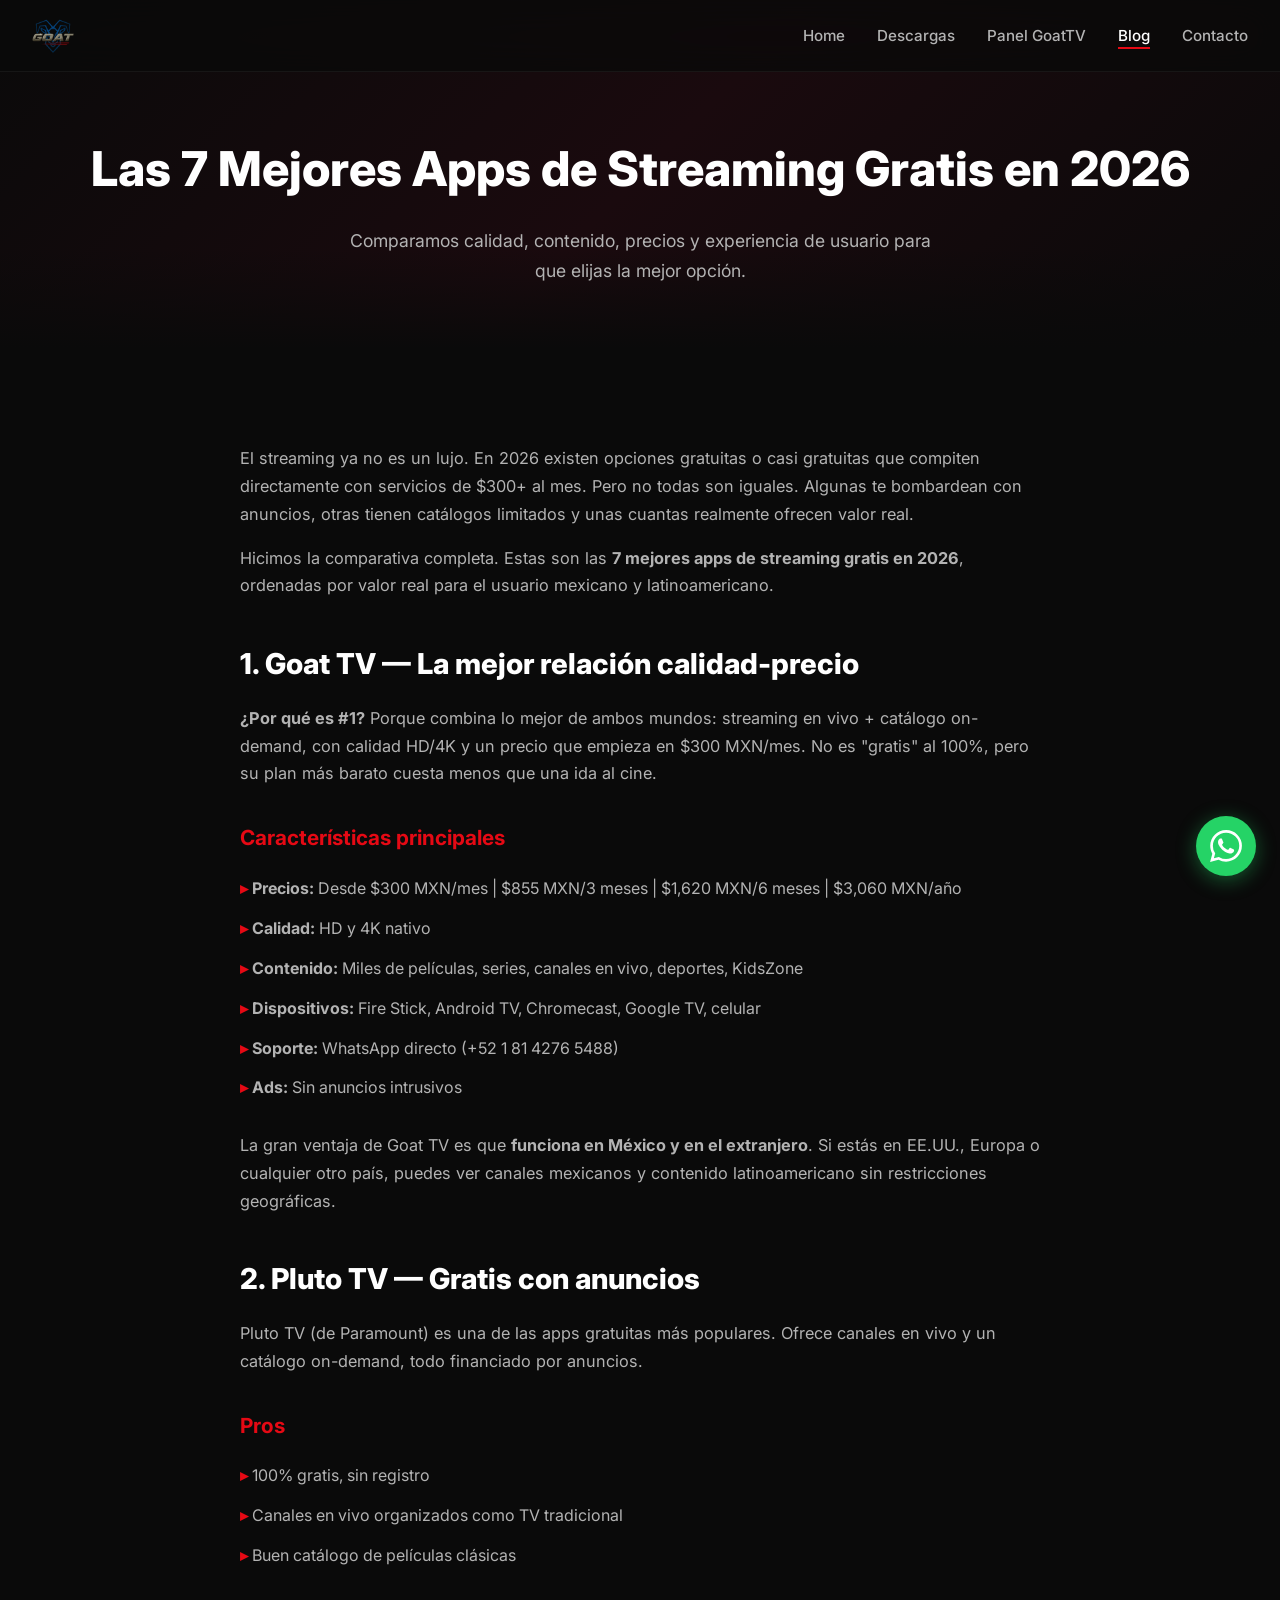
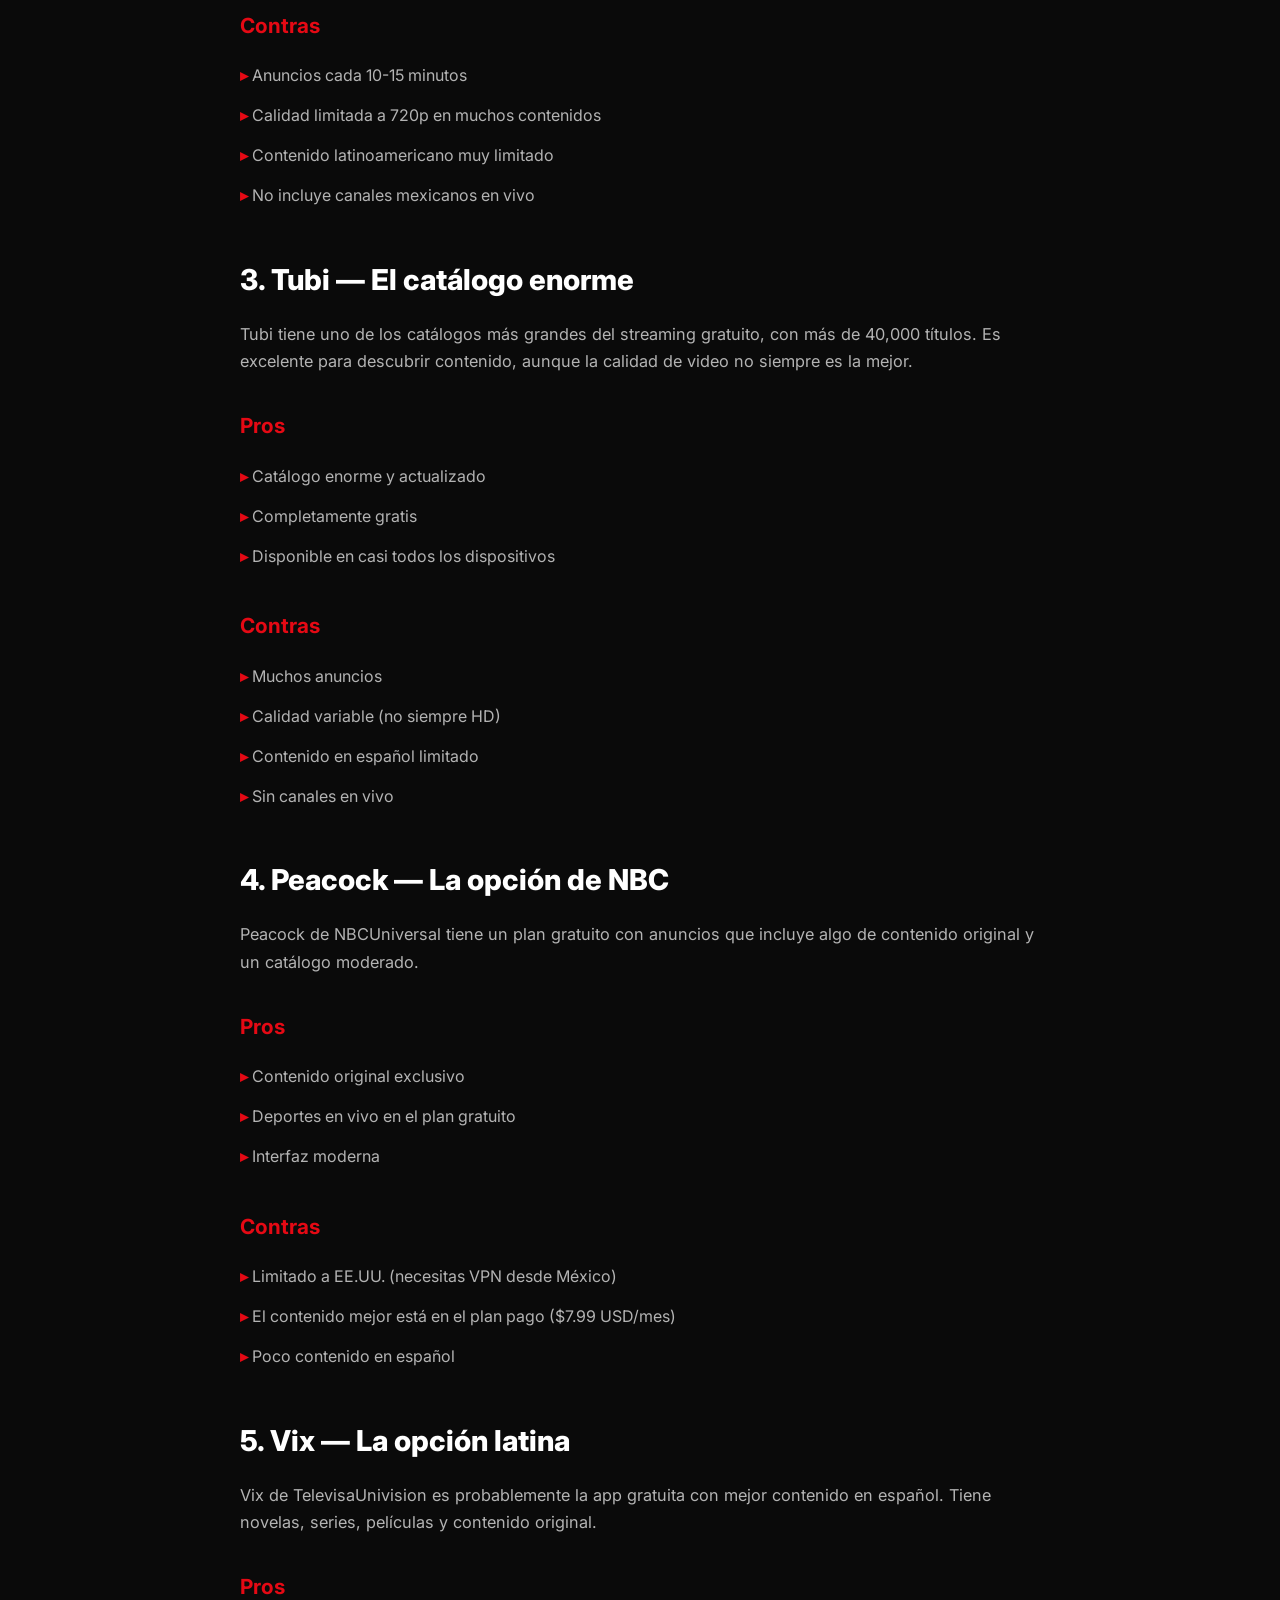
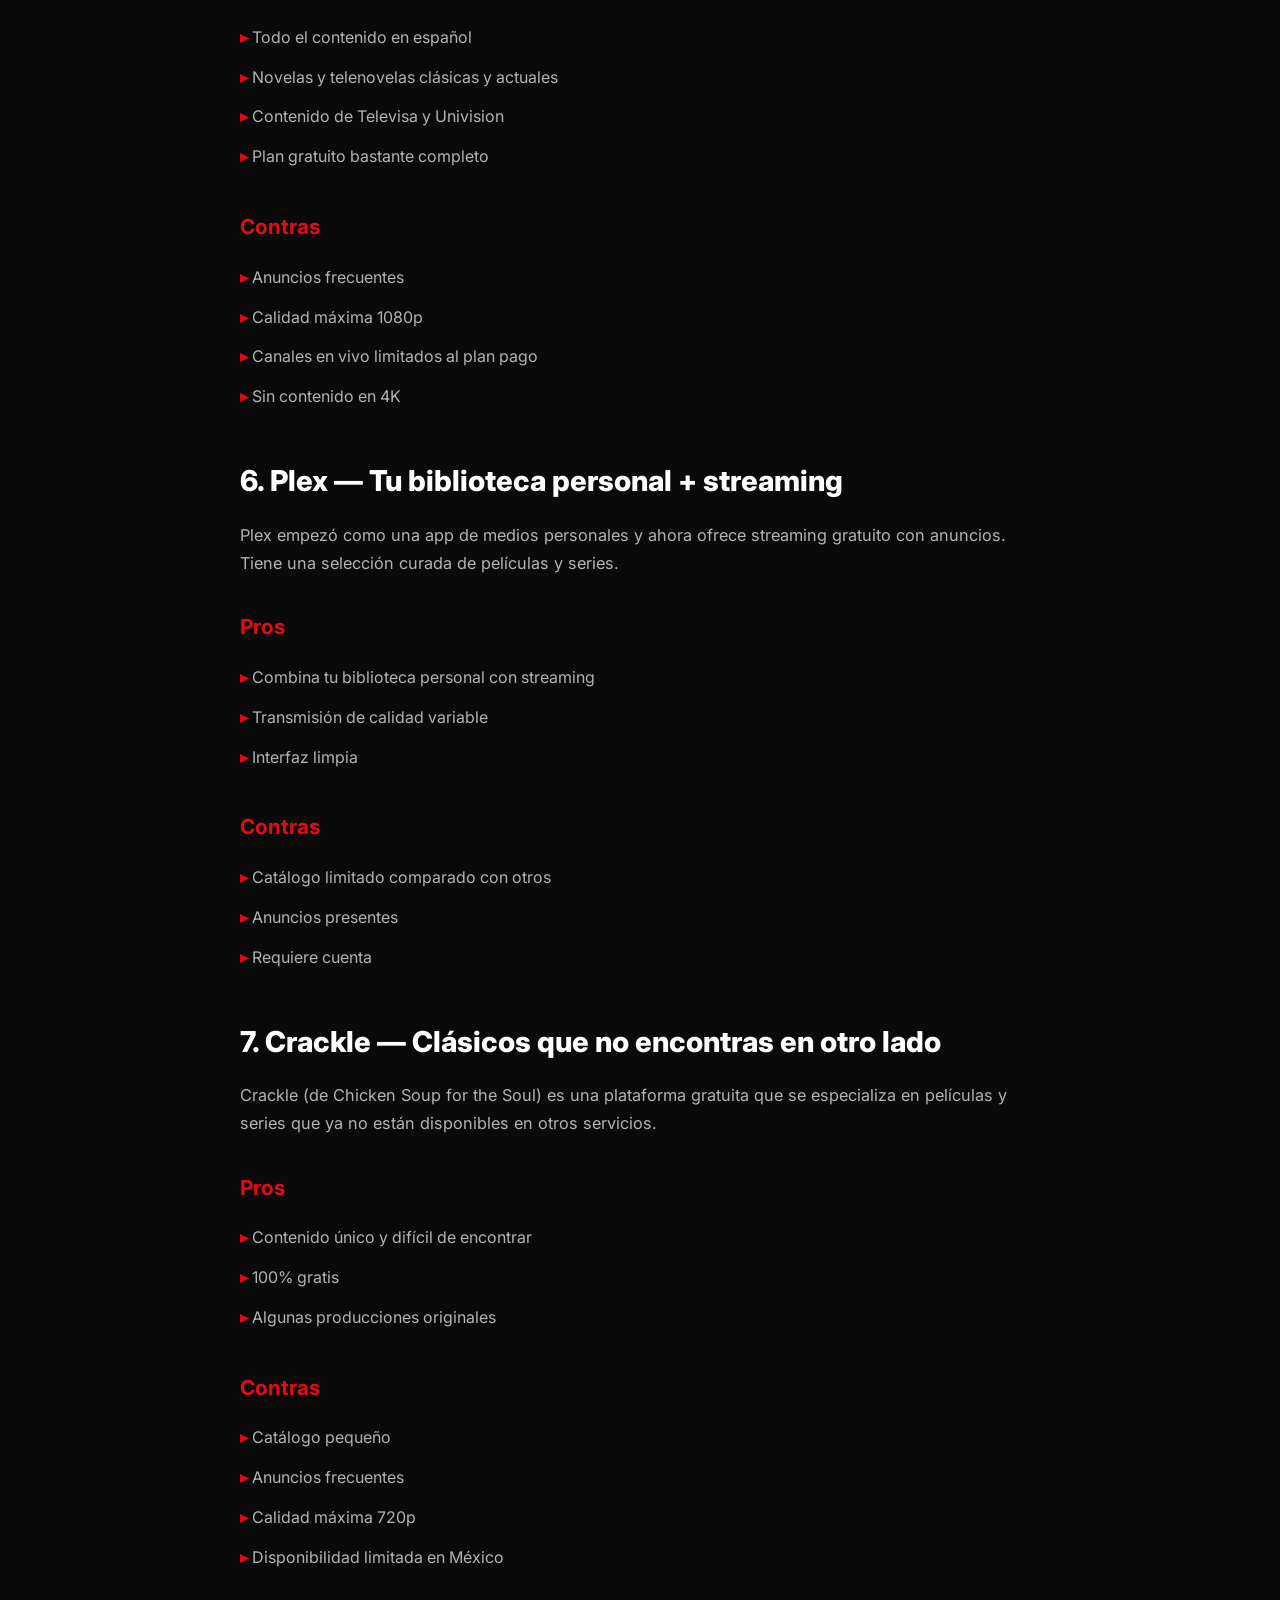
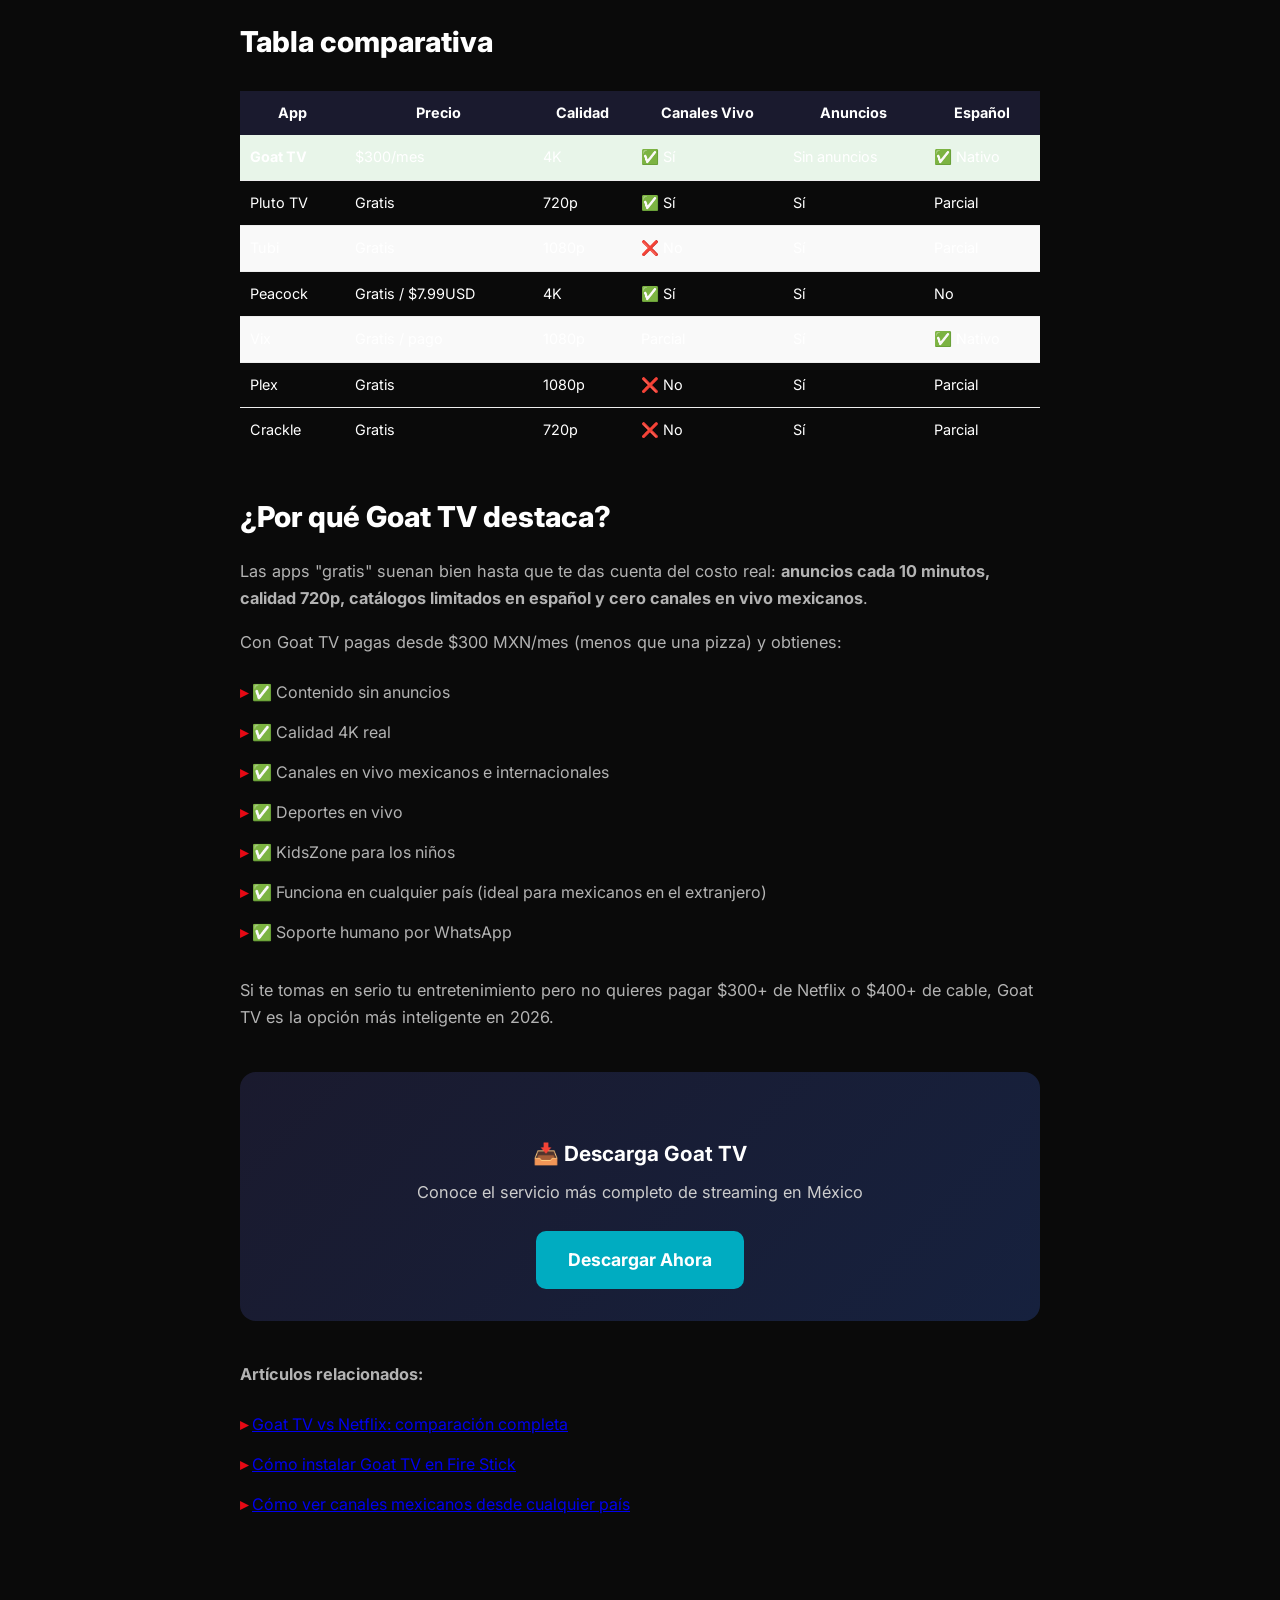
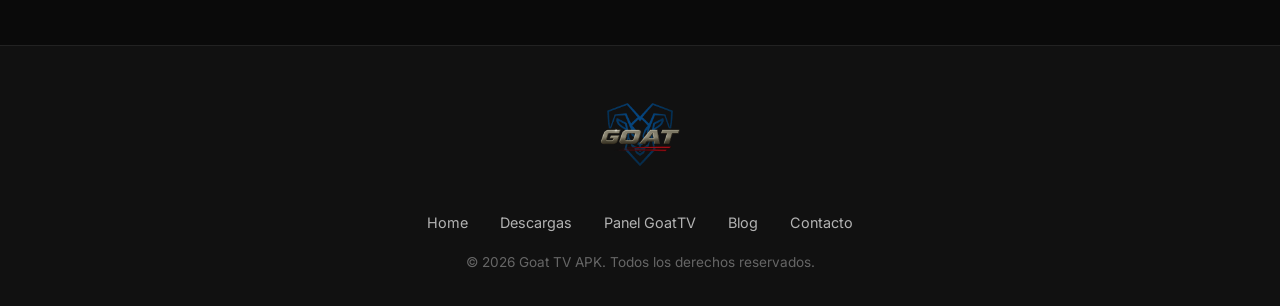
<file: mejores-apps-streaming-gratis-2026.html>
<!DOCTYPE html>
<html lang="es">
<head>
  <meta charset="UTF-8">
  <meta name="viewport" content="width=device-width, initial-scale=1.0">
  <title>Las 7 mejores apps de streaming gratis en 2026 (y por qué Goat TV destaca)</title>
  <meta name="description" content="Descubre las mejores apps de streaming gratis en 2026. Comparamos Goat TV, Pluto TV, Tubi y más. Precios, calidad de contenido y cuál te conviene más.">
  <link rel="preconnect" href="https://fonts.googleapis.com">
  <link rel="preconnect" href="https://fonts.gstatic.com" crossorigin>
  <link href="https://fonts.googleapis.com/css2?family=Inter:wght@400;500;600;700;800;900&display=swap" rel="stylesheet">
  <link rel="stylesheet" href="style.css">
  <link rel="icon" href="logo.png">
  <link rel="canonical" href="https://www.goattvoficial.com/mejores-apps-streaming-gratis-2026.html">
  <meta property="og:title" content="Las 7 mejores apps de streaming gratis en 2026">
  <meta property="og:description" content="Comparativa de las mejores apps de streaming gratis. Goat TV, Pluto TV, Tubi, Peacock y más. ¿Cuál es la mejor para ti?">
  <meta property="og:url" content="https://www.goattvoficial.com/mejores-apps-streaming-gratis-2026.html">
  <meta property="og:type" content="article">
  <meta property="og:image" content="https://www.goattvoficial.com/logo.png">
  <meta name="twitter:card" content="summary_large_image">
  <meta name="twitter:title" content="Las 7 mejores apps de streaming gratis en 2026">
  <meta name="twitter:description" content="Comparativa completa de apps de streaming gratis para México y Latinoamérica.">
  <meta name="twitter:image" content="https://www.goattvoficial.com/logo.png">
</head>
<body>

  <!-- NAVBAR -->
  <nav class="navbar" id="navbar">
    <a href="index.html" class="nav-logo">
      <img src="logo.png" alt="Goat TV" style="height:42px;width:auto;">
    </a>
    <ul class="nav-links" id="navLinks">
      <li><a href="index.html">Home</a></li>
      <li><a href="descargas.html">Descargas</a></li>
      <li><a href="panel.html">Panel GoatTV</a></li>
      <li><a href="blog.html" class="active">Blog</a></li>
      <li><a href="contacto.html">Contacto</a></li>
    </ul>
    <button class="nav-toggle" id="navToggle" aria-label="Menu">☰</button>
  </nav>

  <!-- PAGE HERO -->
  <section class="page-hero">
    <h1>Las 7 Mejores Apps de Streaming Gratis en 2026</h1>
    <p>Comparamos calidad, contenido, precios y experiencia de usuario para que elijas la mejor opción.</p>
  </section>

  <!-- ARTICLE -->
  <section class="section">
    <div class="container">
      <div class="blog-content">

        <p>El streaming ya no es un lujo. En 2026 existen opciones gratuitas o casi gratuitas que compiten directamente con servicios de $300+ al mes. Pero no todas son iguales. Algunas te bombardean con anuncios, otras tienen catálogos limitados y unas cuantas realmente ofrecen valor real.</p>
        <p>Hicimos la comparativa completa. Estas son las <strong>7 mejores apps de streaming gratis en 2026</strong>, ordenadas por valor real para el usuario mexicano y latinoamericano.</p>

        <h2>1. Goat TV — La mejor relación calidad-precio</h2>
        <p><strong>¿Por qué es #1?</strong> Porque combina lo mejor de ambos mundos: streaming en vivo + catálogo on-demand, con calidad HD/4K y un precio que empieza en $300 MXN/mes. No es "gratis" al 100%, pero su plan más barato cuesta menos que una ida al cine.</p>

        <h3>Características principales</h3>
        <ul>
          <li><strong>Precios:</strong> Desde $300 MXN/mes | $855 MXN/3 meses | $1,620 MXN/6 meses | $3,060 MXN/año</li>
          <li><strong>Calidad:</strong> HD y 4K nativo</li>
          <li><strong>Contenido:</strong> Miles de películas, series, canales en vivo, deportes, KidsZone</li>
          <li><strong>Dispositivos:</strong> Fire Stick, Android TV, Chromecast, Google TV, celular</li>
          <li><strong>Soporte:</strong> WhatsApp directo (+52 1 81 4276 5488)</li>
          <li><strong>Ads:</strong> Sin anuncios intrusivos</li>
        </ul>
        <p>La gran ventaja de Goat TV es que <strong>funciona en México y en el extranjero</strong>. Si estás en EE.UU., Europa o cualquier otro país, puedes ver canales mexicanos y contenido latinoamericano sin restricciones geográficas.</p>

        <h2>2. Pluto TV — Gratis con anuncios</h2>
        <p>Pluto TV (de Paramount) es una de las apps gratuitas más populares. Ofrece canales en vivo y un catálogo on-demand, todo financiado por anuncios.</p>
        <h3>Pros</h3>
        <ul>
          <li>100% gratis, sin registro</li>
          <li>Canales en vivo organizados como TV tradicional</li>
          <li>Buen catálogo de películas clásicas</li>
        </ul>
        <h3>Contras</h3>
        <ul>
          <li>Anuncios cada 10-15 minutos</li>
          <li>Calidad limitada a 720p en muchos contenidos</li>
          <li>Contenido latinoamericano muy limitado</li>
          <li>No incluye canales mexicanos en vivo</li>
        </ul>

        <h2>3. Tubi — El catálogo enorme</h2>
        <p>Tubi tiene uno de los catálogos más grandes del streaming gratuito, con más de 40,000 títulos. Es excelente para descubrir contenido, aunque la calidad de video no siempre es la mejor.</p>
        <h3>Pros</h3>
        <ul>
          <li>Catálogo enorme y actualizado</li>
          <li>Completamente gratis</li>
          <li>Disponible en casi todos los dispositivos</li>
        </ul>
        <h3>Contras</h3>
        <ul>
          <li>Muchos anuncios</li>
          <li>Calidad variable (no siempre HD)</li>
          <li>Contenido en español limitado</li>
          <li>Sin canales en vivo</li>
        </ul>

        <h2>4. Peacock — La opción de NBC</h2>
        <p>Peacock de NBCUniversal tiene un plan gratuito con anuncios que incluye algo de contenido original y un catálogo moderado.</p>
        <h3>Pros</h3>
        <ul>
          <li>Contenido original exclusivo</li>
          <li>Deportes en vivo en el plan gratuito</li>
          <li>Interfaz moderna</li>
        </ul>
        <h3>Contras</h3>
        <ul>
          <li>Limitado a EE.UU. (necesitas VPN desde México)</li>
          <li>El contenido mejor está en el plan pago ($7.99 USD/mes)</li>
          <li>Poco contenido en español</li>
        </ul>

        <h2>5. Vix — La opción latina</h2>
        <p>Vix de TelevisaUnivision es probablemente la app gratuita con mejor contenido en español. Tiene novelas, series, películas y contenido original.</p>
        <h3>Pros</h3>
        <ul>
          <li>Todo el contenido en español</li>
          <li>Novelas y telenovelas clásicas y actuales</li>
          <li>Contenido de Televisa y Univision</li>
          <li>Plan gratuito bastante completo</li>
        </ul>
        <h3>Contras</h3>
        <ul>
          <li>Anuncios frecuentes</li>
          <li>Calidad máxima 1080p</li>
          <li>Canales en vivo limitados al plan pago</li>
          <li>Sin contenido en 4K</li>
        </ul>

        <h2>6. Plex — Tu biblioteca personal + streaming</h2>
        <p>Plex empezó como una app de medios personales y ahora ofrece streaming gratuito con anuncios. Tiene una selección curada de películas y series.</p>
        <h3>Pros</h3>
        <ul>
          <li>Combina tu biblioteca personal con streaming</li>
          <li>Transmisión de calidad variable</li>
          <li>Interfaz limpia</li>
        </ul>
        <h3>Contras</h3>
        <ul>
          <li>Catálogo limitado comparado con otros</li>
          <li>Anuncios presentes</li>
          <li>Requiere cuenta</li>
        </ul>

        <h2>7. Crackle — Clásicos que no encontras en otro lado</h2>
        <p>Crackle (de Chicken Soup for the Soul) es una plataforma gratuita que se especializa en películas y series que ya no están disponibles en otros servicios.</p>
        <h3>Pros</h3>
        <ul>
          <li>Contenido único y difícil de encontrar</li>
          <li>100% gratis</li>
          <li>Algunas producciones originales</li>
        </ul>
        <h3>Contras</h3>
        <ul>
          <li>Catálogo pequeño</li>
          <li>Anuncios frecuentes</li>
          <li>Calidad máxima 720p</li>
          <li>Disponibilidad limitada en México</li>
        </ul>

        <h2>Tabla comparativa</h2>
        <table style="width:100%;border-collapse:collapse;margin:1.5rem 0;font-size:0.9rem;">
          <thead>
            <tr style="background:#1a1a2e;color:white;">
              <th style="padding:10px;">App</th>
              <th style="padding:10px;">Precio</th>
              <th style="padding:10px;">Calidad</th>
              <th style="padding:10px;">Canales Vivo</th>
              <th style="padding:10px;">Anuncios</th>
              <th style="padding:10px;">Español</th>
            </tr>
          </thead>
          <tbody>
            <tr style="border-bottom:1px solid #eee;background:#e8f5e9;">
              <td style="padding:10px;"><strong>Goat TV</strong></td>
              <td style="padding:10px;">$300/mes</td>
              <td style="padding:10px;">4K</td>
              <td style="padding:10px;">✅ Sí</td>
              <td style="padding:10px;">Sin anuncios</td>
              <td style="padding:10px;">✅ Nativo</td>
            </tr>
            <tr style="border-bottom:1px solid #eee;">
              <td style="padding:10px;">Pluto TV</td>
              <td style="padding:10px;">Gratis</td>
              <td style="padding:10px;">720p</td>
              <td style="padding:10px;">✅ Sí</td>
              <td style="padding:10px;">Sí</td>
              <td style="padding:10px;">Parcial</td>
            </tr>
            <tr style="border-bottom:1px solid #eee;background:#f9f9f9;">
              <td style="padding:10px;">Tubi</td>
              <td style="padding:10px;">Gratis</td>
              <td style="padding:10px;">1080p</td>
              <td style="padding:10px;">❌ No</td>
              <td style="padding:10px;">Sí</td>
              <td style="padding:10px;">Parcial</td>
            </tr>
            <tr style="border-bottom:1px solid #eee;">
              <td style="padding:10px;">Peacock</td>
              <td style="padding:10px;">Gratis / $7.99USD</td>
              <td style="padding:10px;">4K</td>
              <td style="padding:10px;">✅ Sí</td>
              <td style="padding:10px;">Sí</td>
              <td style="padding:10px;">No</td>
            </tr>
            <tr style="border-bottom:1px solid #eee;background:#f9f9f9;">
              <td style="padding:10px;">Vix</td>
              <td style="padding:10px;">Gratis / pago</td>
              <td style="padding:10px;">1080p</td>
              <td style="padding:10px;">Parcial</td>
              <td style="padding:10px;">Sí</td>
              <td style="padding:10px;">✅ Nativo</td>
            </tr>
            <tr style="border-bottom:1px solid #eee;">
              <td style="padding:10px;">Plex</td>
              <td style="padding:10px;">Gratis</td>
              <td style="padding:10px;">1080p</td>
              <td style="padding:10px;">❌ No</td>
              <td style="padding:10px;">Sí</td>
              <td style="padding:10px;">Parcial</td>
            </tr>
            <tr>
              <td style="padding:10px;">Crackle</td>
              <td style="padding:10px;">Gratis</td>
              <td style="padding:10px;">720p</td>
              <td style="padding:10px;">❌ No</td>
              <td style="padding:10px;">Sí</td>
              <td style="padding:10px;">Parcial</td>
            </tr>
          </tbody>
        </table>

        <h2>¿Por qué Goat TV destaca?</h2>
        <p>Las apps "gratis" suenan bien hasta que te das cuenta del costo real: <strong>anuncios cada 10 minutos, calidad 720p, catálogos limitados en español y cero canales en vivo mexicanos</strong>.</p>
        <p>Con Goat TV pagas desde $300 MXN/mes (menos que una pizza) y obtienes:</p>
        <ul>
          <li>✅ Contenido sin anuncios</li>
          <li>✅ Calidad 4K real</li>
          <li>✅ Canales en vivo mexicanos e internacionales</li>
          <li>✅ Deportes en vivo</li>
          <li>✅ KidsZone para los niños</li>
          <li>✅ Funciona en cualquier país (ideal para mexicanos en el extranjero)</li>
          <li>✅ Soporte humano por WhatsApp</li>
        </ul>
        <p>Si te tomas en serio tu entretenimiento pero no quieres pagar $300+ de Netflix o $400+ de cable, Goat TV es la opción más inteligente en 2026.</p>

        <!-- CTA -->
        <div style="text-align:center;margin:2.5rem 0;padding:2rem;background:linear-gradient(135deg,#1a1a2e,#16213e);border-radius:16px;">
          <h3 style="color:white;margin-bottom:0.5rem;">📥 Descarga Goat TV</h3>
          <p style="color:#ccc;margin-bottom:1.5rem;">Conoce el servicio más completo de streaming en México</p>
          <a href="descargas.html" style="display:inline-block;padding:14px 32px;background:#00acc1;color:white;text-decoration:none;border-radius:10px;font-weight:700;font-size:1.1rem;">Descargar Ahora</a>
        </div>

        <p style="margin-top:2rem;"><strong>Artículos relacionados:</strong></p>
        <ul>
          <li><a href="goat-tv-vs-netflix-2026.html">Goat TV vs Netflix: comparación completa</a></li>
          <li><a href="como-instalar-goat-tv-fire-stick.html">Cómo instalar Goat TV en Fire Stick</a></li>
          <li><a href="como-ver-canales-mexicanos-desde-cualquier-pais.html">Cómo ver canales mexicanos desde cualquier país</a></li>
        </ul>

      </div>
    </div>
  </section>

  <!-- FOOTER -->
  <footer class="footer">
    <div class="footer-brand">
      <img src="logo.png" alt="Goat TV" class="footer-logo">
    </div>
    <div class="footer-links">
      <a href="index.html">Home</a>
      <a href="descargas.html">Descargas</a>
      <a href="panel.html">Panel GoatTV</a>
      <a href="blog.html">Blog</a>
      <a href="contacto.html">Contacto</a>
    </div>
    <p>© 2026 Goat TV APK. Todos los derechos reservados.</p>

  </footer>

  <!-- WHATSAPP FLOAT -->
  <span class="whatsapp-float" aria-label="WhatsApp">
    <svg viewBox="0 0 24 24"><path d="M17.472 14.382c-.297-.149-1.758-.867-2.03-.967-.273-.099-.471-.148-.67.15-.197.297-.767.966-.94 1.164-.173.199-.347.223-.644.075-.297-.15-1.255-.463-2.39-1.475-.883-.788-1.48-1.761-1.653-2.059-.173-.297-.018-.458.13-.606.134-.133.298-.347.446-.52.149-.174.198-.298.298-.497.099-.198.05-.371-.025-.52-.075-.149-.669-1.612-.916-2.207-.242-.579-.487-.5-.669-.51-.173-.008-.371-.01-.57-.01-.198 0-.52.074-.792.372-.272.297-1.04 1.016-1.04 2.479 0 1.462 1.065 2.875 1.213 3.074.149.198 2.096 3.2 5.077 4.487.709.306 1.262.489 1.694.625.712.227 1.36.195 1.871.118.571-.085 1.758-.719 2.006-1.413.248-.694.248-1.289.173-1.413-.074-.124-.272-.198-.57-.347m-5.421 7.403h-.004a9.87 9.87 0 01-5.031-1.378l-.361-.214-3.741.982.998-3.648-.235-.374a9.86 9.86 0 01-1.51-5.26c.001-5.45 4.436-9.884 9.888-9.884 2.64 0 5.122 1.03 6.988 2.898a9.825 9.825 0 012.893 6.994c-.003 5.45-4.437 9.884-9.885 9.884m8.413-18.297A11.815 11.815 0 0012.05 0C5.495 0 .16 5.335.157 11.892c0 2.096.547 4.142 1.588 5.945L.057 24l6.305-1.654a11.882 11.882 0 005.683 1.448h.005c6.554 0 11.89-5.335 11.893-11.893a11.821 11.821 0 00-3.48-8.413z"/></svg>
  </span>

  <script>
    window.addEventListener('scroll', () => {
      document.getElementById('navbar').classList.toggle('scrolled', window.scrollY > 50);
    });
    document.getElementById('navToggle').addEventListener('click', () => {
      document.getElementById('navLinks').classList.toggle('open');
    });
    const observer = new IntersectionObserver((entries) => {
      entries.forEach((entry, i) => {
        if (entry.isIntersecting) {
          setTimeout(() => entry.target.classList.add('visible'), i * 100);
          observer.unobserve(entry);
        }
      });
    }, { threshold: 0.1 });
    document.querySelectorAll('.animate-on-scroll').forEach(el => observer.observe(el));
  </script>
</body>
</html>
</file>
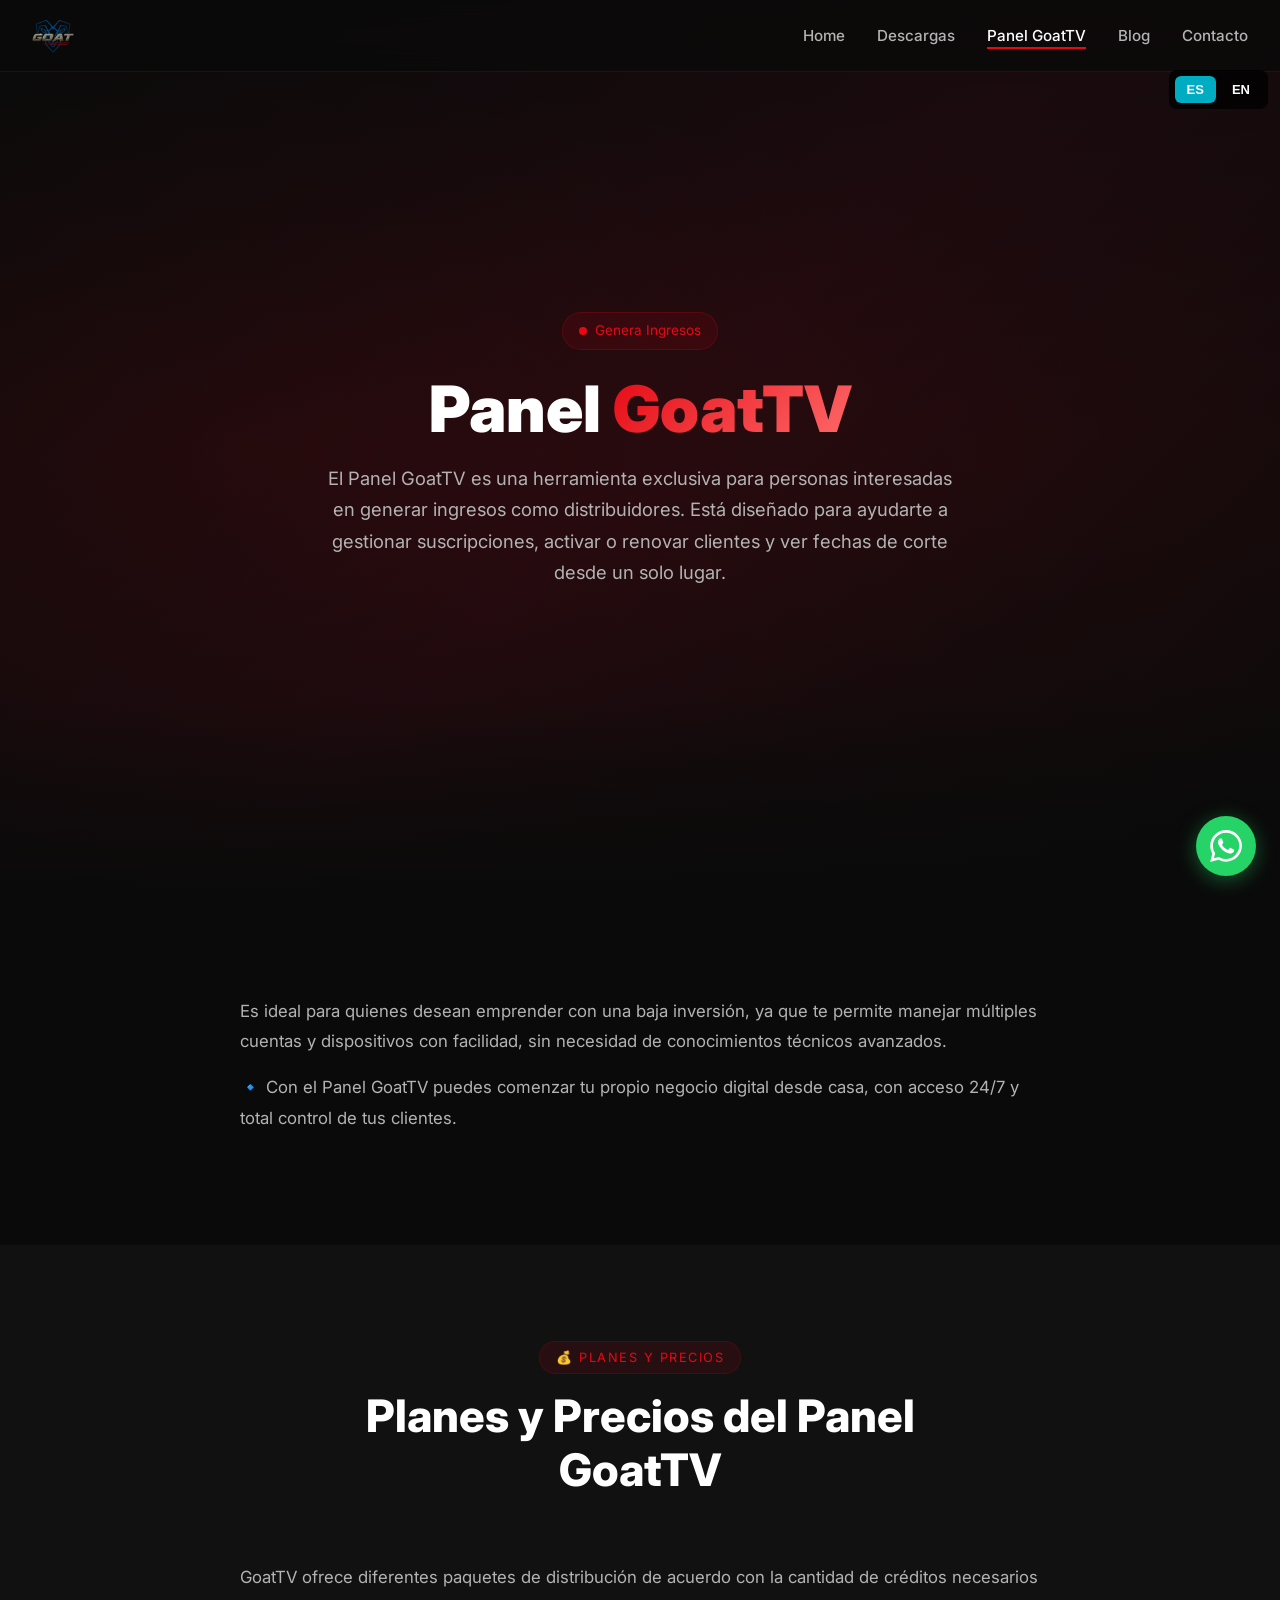
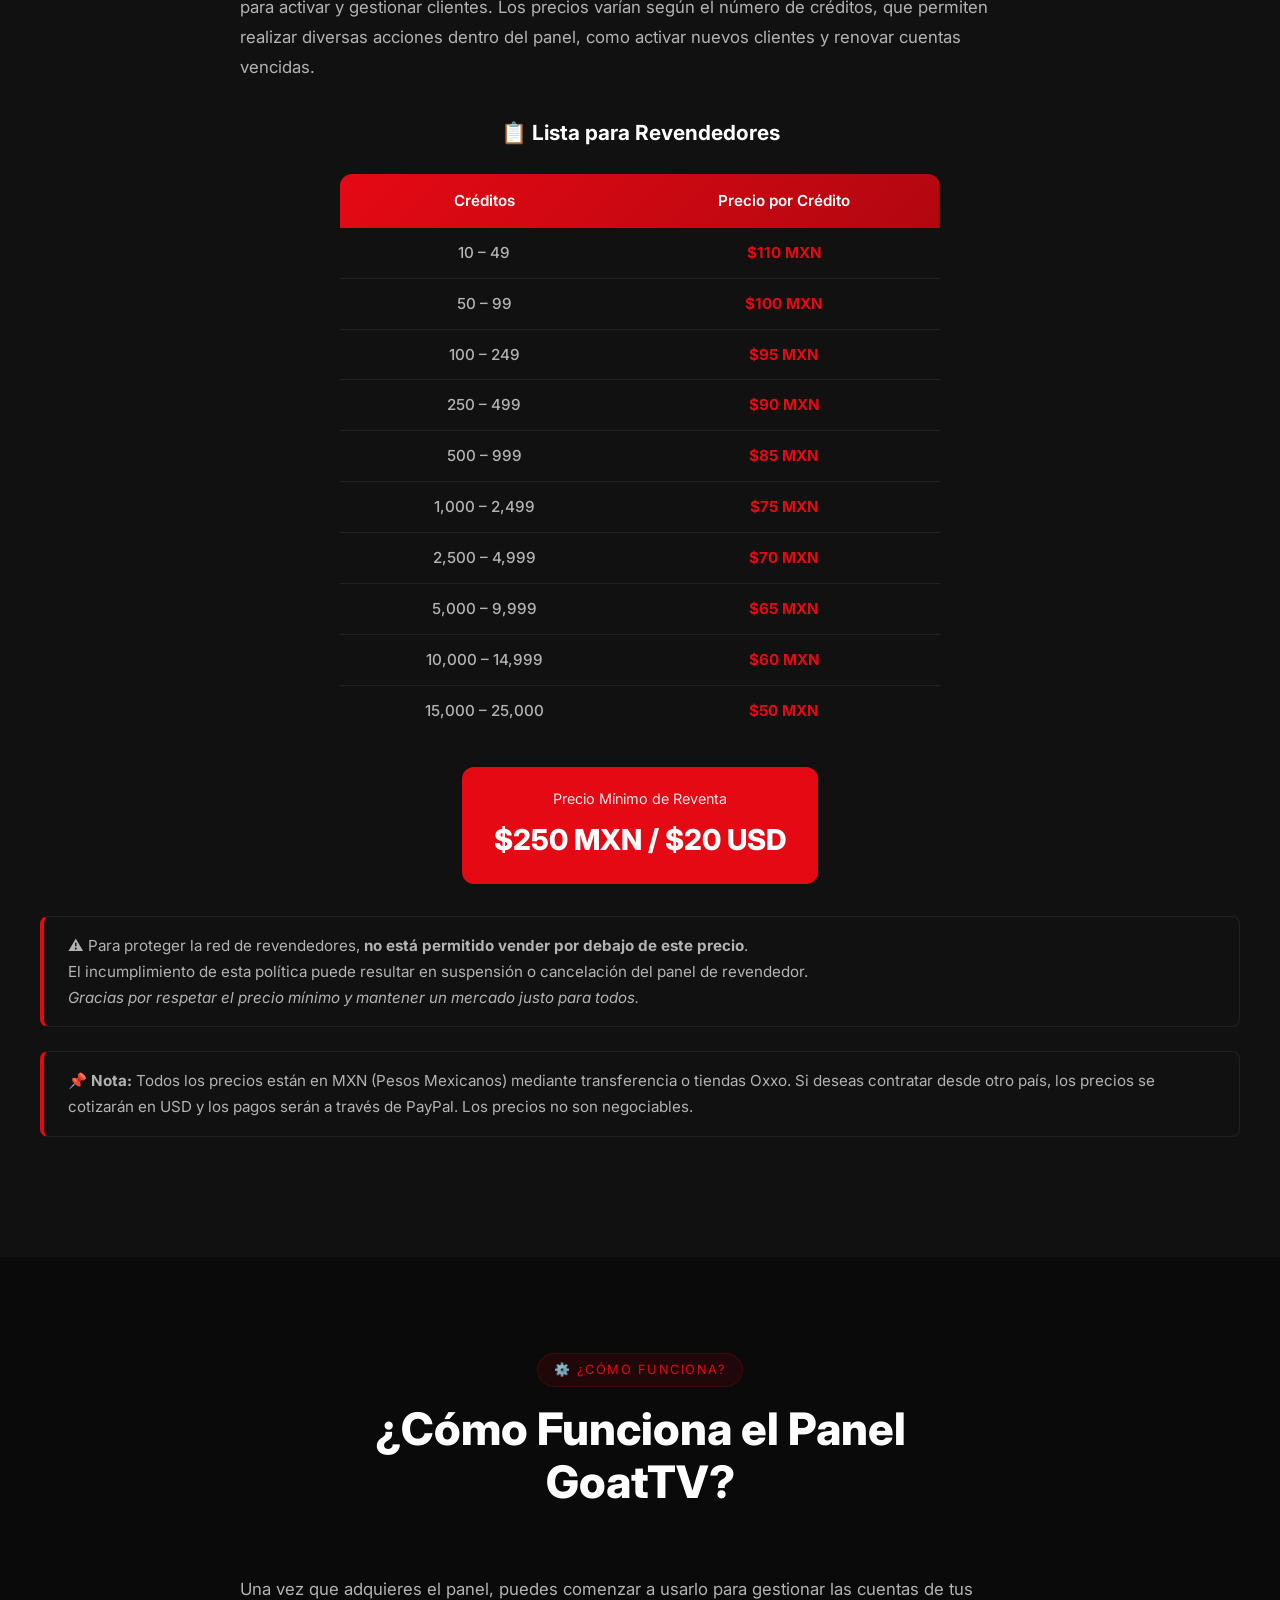
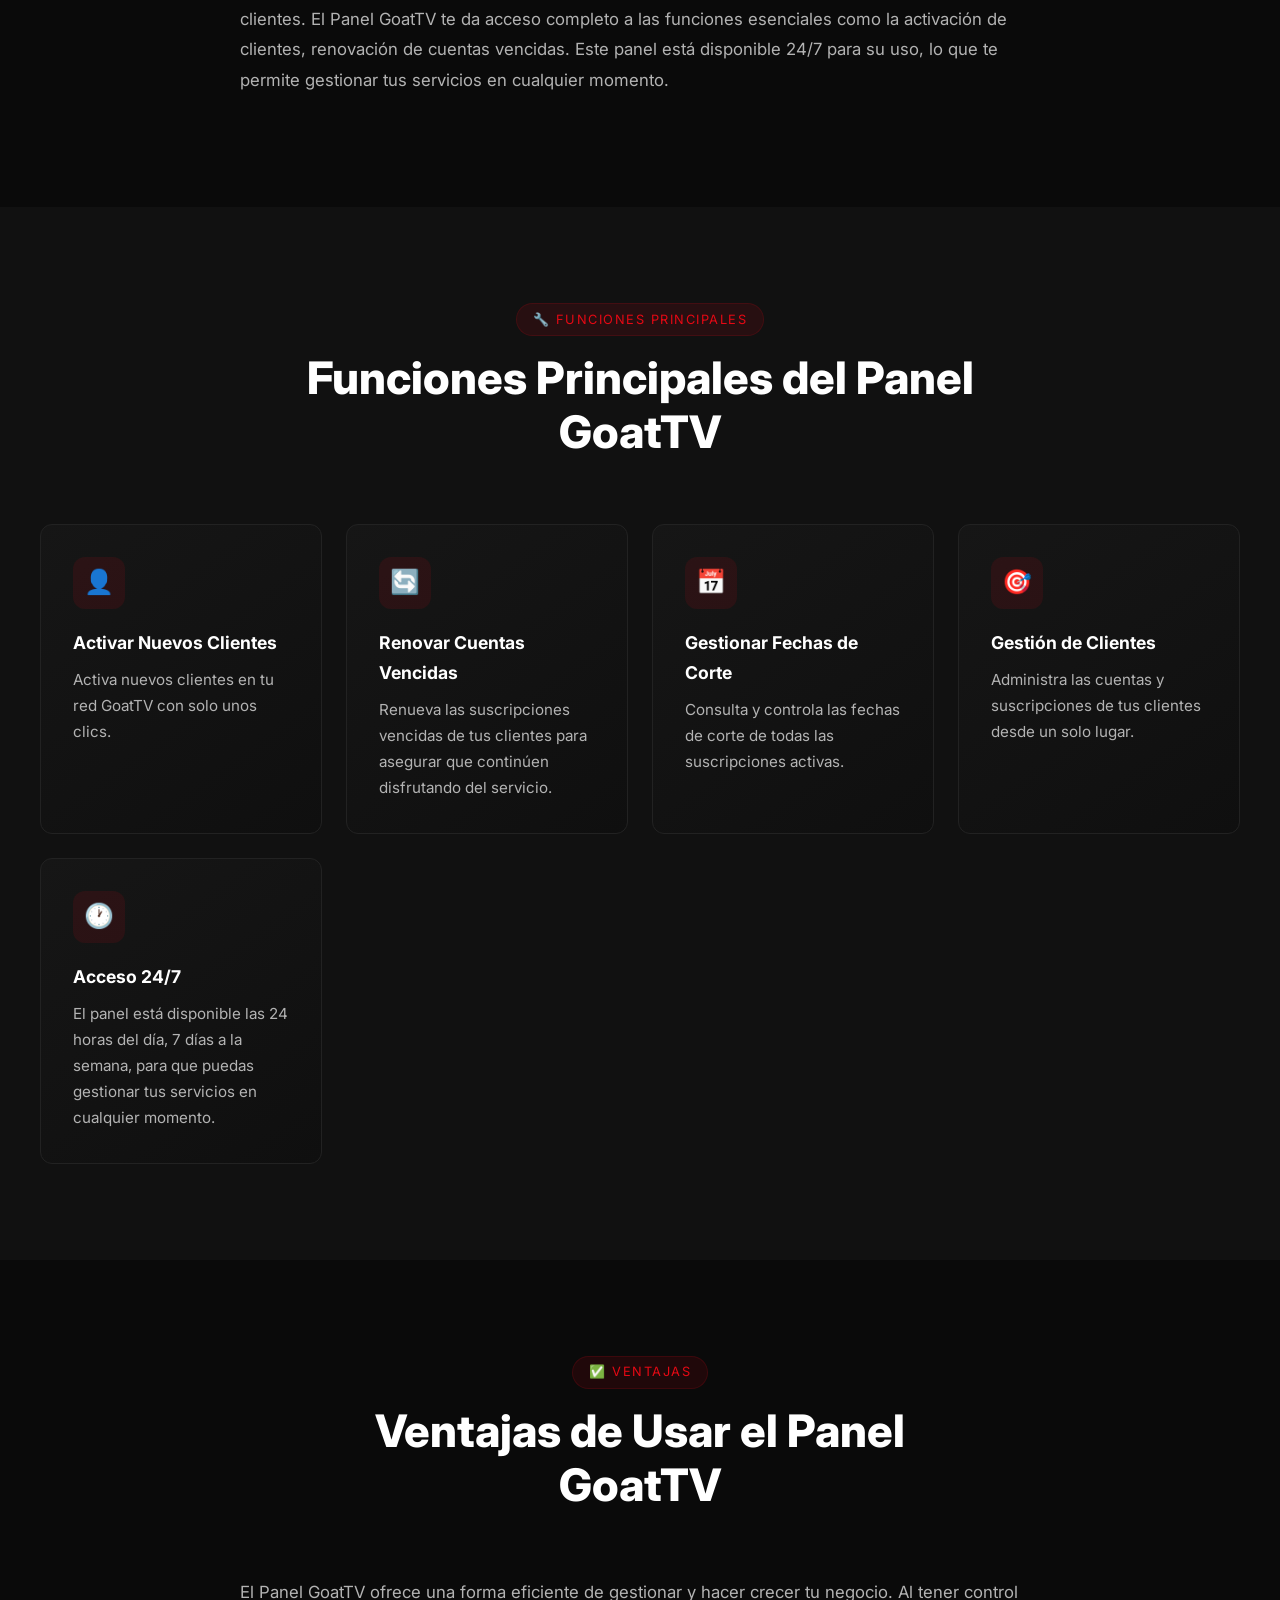
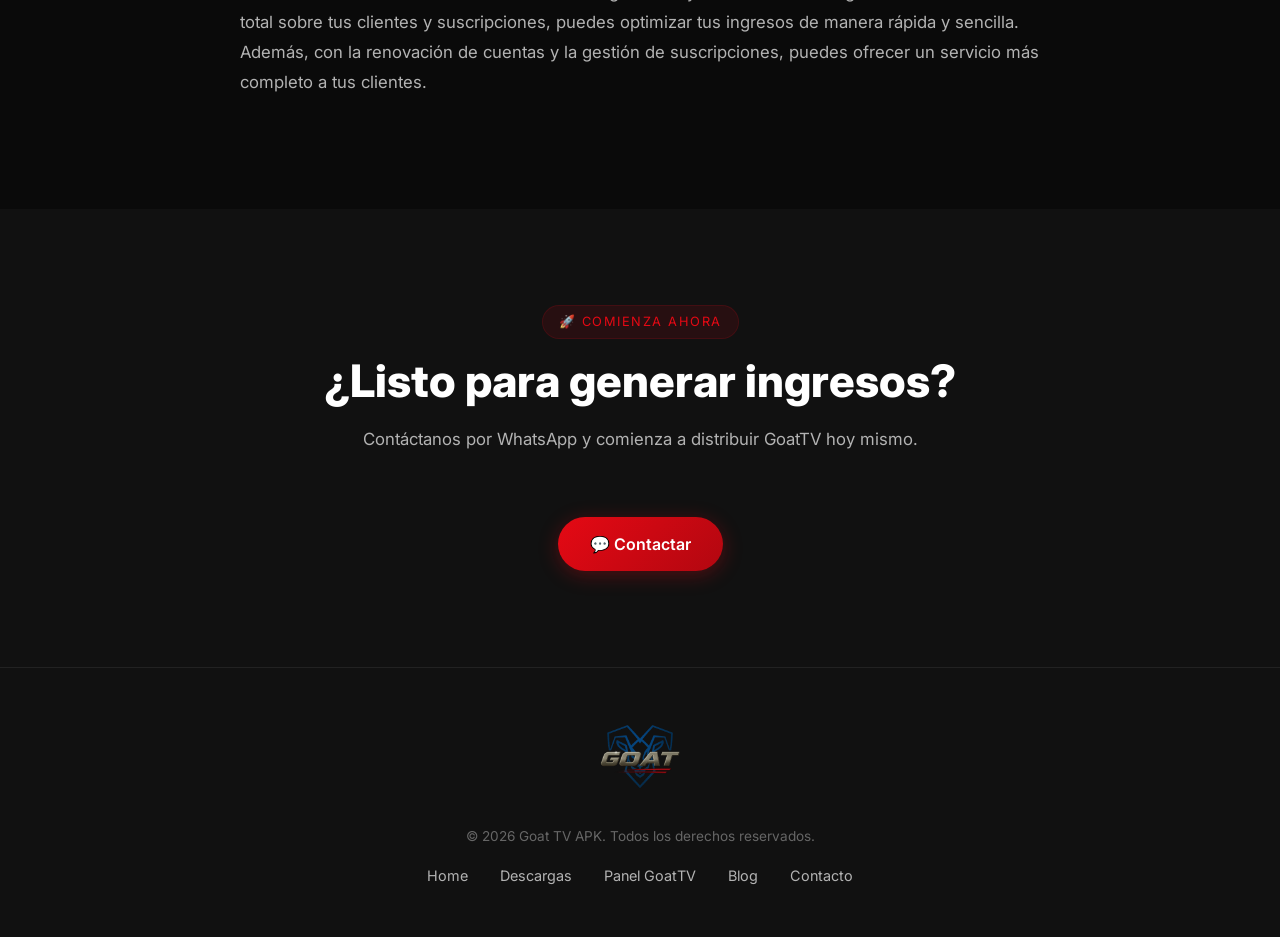
<file: panel.html>
<!DOCTYPE html>
<html lang="es">
<head>
<meta charset="UTF-8">
<meta name="viewport" content="width=device-width, initial-scale=1.0">
<title>Panel GoatTV — Genera Ingresos como Distribuidor</title>
<meta name="description" content="Conoce el Panel GoatTV, la herramienta exclusiva para distribuidores. Gestiona suscripciones, activa clientes y consulta fechas de corte desde un solo lugar.">
<link rel="preconnect" href="https://fonts.googleapis.com">
<link rel="preconnect" href="https://fonts.gstatic.com" crossorigin>
<link href="https://fonts.googleapis.com/css2?family=Inter:wght@400;500;600;700;800;900&display=swap" rel="stylesheet">
<link rel="stylesheet" href="style.css">
  <link rel="icon" href="logo.png">
  <link rel="canonical" href="https://www.goattvoficial.com/panel.html">
  <meta property="og:title" content="Panel GoatTV — Genera Ingresos como Distribuidor">
  <meta property="og:description" content="El Panel GoatTV es una herramienta exclusiva para distribuidores. Gestiona suscripciones, activa clientes y consulta fechas de corte.">
  <meta property="og:url" content="https://www.goattvoficial.com/panel.html">
  <meta property="og:type" content="website">
  <meta property="og:image" content="https://www.goattvoficial.com/logo.png">
  <meta name="twitter:card" content="summary_large_image">
  <meta name="twitter:title" content="Panel GoatTV — Genera Ingresos como Distribuidor">
  <meta name="twitter:description" content="El Panel GoatTV es una herramienta exclusiva para distribuidores. Gestiona suscripciones, activa clientes y consulta fechas de corte.">
  <meta name="twitter:image" content="https://www.goattvoficial.com/logo.png">
</head>
<body>

<!-- NAV -->
<nav class="navbar" id="navbar">
  <a href="index.html" class="nav-logo">
    <img src="logo.png" alt="Goat TV" style="height:42px;width:auto;">
  </a>
  <button class="nav-toggle" onclick="document.querySelector('.nav-links').classList.toggle('open')">☰</button>
  <ul class="nav-links">
    <li><a href="index.html">Home</a></li>
    <li><a href="descargas.html">Descargas</a></li>
    <li><a href="panel.html" class="active">Panel GoatTV</a></li>
    <li><a href="blog.html">Blog</a></li>
    <li><a href="contacto.html">Contacto</a></li>
  </ul>
</nav>

<!-- HERO PANEL -->
<section class="hero hero-small">
  <div class="hero-bg"></div>
  <div class="hero-content">
    <div class="hero-badge">
      <span class="dot"></span>
      Genera Ingresos
    </div>
    <h1>Panel <span class="gradient-text">GoatTV</span></h1>
    <p>El Panel GoatTV es una herramienta exclusiva para personas interesadas en generar ingresos como distribuidores. Está diseñado para ayudarte a gestionar suscripciones, activar o renovar clientes y ver fechas de corte desde un solo lugar.</p>
  </div>
</section>

<!-- DESCRIPTION -->
<section class="section">
  <div class="container">
    <div class="panel-content">
      <p>Es ideal para quienes desean emprender con una baja inversión, ya que te permite manejar múltiples cuentas y dispositivos con facilidad, sin necesidad de conocimientos técnicos avanzados.</p>
      <p>🔹 Con el Panel GoatTV puedes comenzar tu propio negocio digital desde casa, con acceso 24/7 y total control de tus clientes.</p>
    </div>
  </div>
</section>

<!-- PRICING -->
<section class="section" style="background:var(--bg-secondary);">
  <div class="container">
    <div class="section-header">
      <span class="tag">💰 Planes y Precios</span>
      <h2>Planes y Precios del Panel GoatTV</h2>
    </div>
    <div class="panel-content">
      <p>GoatTV ofrece diferentes paquetes de distribución de acuerdo con la cantidad de créditos necesarios para activar y gestionar clientes. Los precios varían según el número de créditos, que permiten realizar diversas acciones dentro del panel, como activar nuevos clientes y renovar cuentas vencidas.</p>
    </div>

    <div class="pricing-table-wrapper animate-on-scroll" style="margin-top:2rem;">
      <h3 style="text-align:center;margin-bottom:1.5rem;font-size:1.3rem;">📋 Lista para Revendedores</h3>
      <div style="overflow-x:auto;">
        <table class="credit-table">
          <thead>
            <tr>
              <th>Créditos</th>
              <th>Precio por Crédito</th>
            </tr>
          </thead>
          <tbody>
            <tr><td>10 – 49</td><td>$110 MXN</td></tr>
            <tr><td>50 – 99</td><td>$100 MXN</td></tr>
            <tr><td>100 – 249</td><td>$95 MXN</td></tr>
            <tr><td>250 – 499</td><td>$90 MXN</td></tr>
            <tr><td>500 – 999</td><td>$85 MXN</td></tr>
            <tr><td>1,000 – 2,499</td><td>$75 MXN</td></tr>
            <tr><td>2,500 – 4,999</td><td>$70 MXN</td></tr>
            <tr><td>5,000 – 9,999</td><td>$65 MXN</td></tr>
            <tr><td>10,000 – 14,999</td><td>$60 MXN</td></tr>
            <tr><td>15,000 – 25,000</td><td>$50 MXN</td></tr>
          </tbody>
        </table>
      </div>

      <div style="text-align:center;margin-top:2rem;">
        <div style="background:var(--accent);color:white;padding:1.2rem 2rem;border-radius:12px;display:inline-block;">
          <div style="font-size:0.9rem;opacity:0.9;margin-bottom:0.3rem;">Precio Mínimo de Reventa</div>
          <div style="font-size:1.8rem;font-weight:800;">$250 MXN / $20 USD</div>
        </div>
      </div>

      <div class="panel-note" style="margin-top:2rem;">
        ⚠️ Para proteger la red de revendedores, <strong>no está permitido vender por debajo de este precio</strong>.<br>
        El incumplimiento de esta política puede resultar en suspensión o cancelación del panel de revendedor.<br>
        <em>Gracias por respetar el precio mínimo y mantener un mercado justo para todos.</em>
      </div>
    </div>

    <div class="panel-note" style="margin-top:1.5rem;">
      📌 <strong>Nota:</strong> Todos los precios están en MXN (Pesos Mexicanos) mediante transferencia o tiendas Oxxo. Si deseas contratar desde otro país, los precios se cotizarán en USD y los pagos serán a través de PayPal. Los precios no son negociables.
    </div>
  </div>
</section>

<!-- HOW IT WORKS -->
<section class="section">
  <div class="container">
    <div class="section-header">
      <span class="tag">⚙️ ¿Cómo Funciona?</span>
      <h2>¿Cómo Funciona el Panel GoatTV?</h2>
    </div>
    <div class="panel-content">
      <p>Una vez que adquieres el panel, puedes comenzar a usarlo para gestionar las cuentas de tus clientes. El Panel GoatTV te da acceso completo a las funciones esenciales como la activación de clientes, renovación de cuentas vencidas. Este panel está disponible 24/7 para su uso, lo que te permite gestionar tus servicios en cualquier momento.</p>
    </div>
  </div>
</section>

<!-- FUNCTIONS -->
<section class="section" style="background:var(--bg-secondary);">
  <div class="container">
    <div class="section-header">
      <span class="tag">🔧 Funciones Principales</span>
      <h2>Funciones Principales del Panel GoatTV</h2>
    </div>
    <div class="features-grid" style="margin-top:2rem;">
      <div class="feature-card">
        <div class="feature-icon">👤</div>
        <h3>Activar Nuevos Clientes</h3>
        <p>Activa nuevos clientes en tu red GoatTV con solo unos clics.</p>
      </div>
      <div class="feature-card">
        <div class="feature-icon">🔄</div>
        <h3>Renovar Cuentas Vencidas</h3>
        <p>Renueva las suscripciones vencidas de tus clientes para asegurar que continúen disfrutando del servicio.</p>
      </div>
      <div class="feature-card">
        <div class="feature-icon">📅</div>
        <h3>Gestionar Fechas de Corte</h3>
        <p>Consulta y controla las fechas de corte de todas las suscripciones activas.</p>
      </div>
      <div class="feature-card">
        <div class="feature-icon">🎯</div>
        <h3>Gestión de Clientes</h3>
        <p>Administra las cuentas y suscripciones de tus clientes desde un solo lugar.</p>
      </div>
      <div class="feature-card">
        <div class="feature-icon">🕐</div>
        <h3>Acceso 24/7</h3>
        <p>El panel está disponible las 24 horas del día, 7 días a la semana, para que puedas gestionar tus servicios en cualquier momento.</p>
      </div>
    </div>
  </div>
</section>

<!-- ADVANTAGES -->
<section class="section">
  <div class="container">
    <div class="section-header">
      <span class="tag">✅ Ventajas</span>
      <h2>Ventajas de Usar el Panel GoatTV</h2>
    </div>
    <div class="panel-content">
      <p>El Panel GoatTV ofrece una forma eficiente de gestionar y hacer crecer tu negocio. Al tener control total sobre tus clientes y suscripciones, puedes optimizar tus ingresos de manera rápida y sencilla. Además, con la renovación de cuentas y la gestión de suscripciones, puedes ofrecer un servicio más completo a tus clientes.</p>
    </div>
  </div>
</section>

<!-- CTA -->
<section class="section" style="background:var(--bg-secondary);">
  <div class="container">
    <div class="section-header">
      <span class="tag">🚀 Comienza Ahora</span>
      <h2>¿Listo para generar ingresos?</h2>
      <p>Contáctanos por WhatsApp y comienza a distribuir GoatTV hoy mismo.</p>
    </div>
    <div style="text-align:center;margin-top:2rem;">
      <a href="contacto.html" class="btn btn-primary">💬 Contactar</a>
    </div>
  </div>
</section>

<!-- FOOTER -->
<footer class="footer">
  <div class="footer-brand">
    <img src="logo.png" alt="Goat TV" class="footer-logo">
  </div>
  <p>© 2026 Goat TV APK. Todos los derechos reservados.</p>
  <div class="footer-links">
    <a href="index.html">Home</a>
    <a href="descargas.html">Descargas</a>
    <a href="panel.html">Panel GoatTV</a>
    <a href="blog.html">Blog</a>
    <a href="contacto.html">Contacto</a>
  </div>

</footer>

<!-- WHATSAPP FLOAT -->
<span class="whatsapp-float" aria-label="Contactar por WhatsApp">
  <svg viewBox="0 0 24 24"><path d="M17.472 14.382c-.297-.149-1.758-.867-2.03-.967-.273-.099-.471-.148-.67.15-.197.297-.767.966-.94 1.164-.173.199-.347.223-.644.075-.297-.15-1.255-.463-2.39-1.475-.883-.788-1.48-1.761-1.653-2.059-.173-.297-.018-.458.13-.606.134-.133.298-.347.446-.52.149-.174.198-.298.298-.497.099-.198.05-.371-.025-.52-.075-.149-.669-1.612-.916-2.207-.242-.579-.487-.5-.669-.51-.173-.008-.371-.01-.57-.01-.198 0-.52.074-.792.372-.272.297-1.04 1.016-1.04 2.479 0 1.462 1.065 2.875 1.213 3.074.149.198 2.096 3.2 5.077 4.487.709.306 1.262.489 1.694.625.712.227 1.36.195 1.871.118.571-.085 1.758-.719 2.006-1.413.248-.694.248-1.289.173-1.413-.074-.124-.272-.198-.57-.347m-5.421 7.403h-.004a9.87 9.87 0 01-5.031-1.378l-.361-.214-3.741.982.998-3.648-.235-.374a9.86 9.86 0 01-1.51-5.26c.001-5.45 4.436-9.884 9.888-9.884 2.64 0 5.122 1.03 6.988 2.898a9.825 9.825 0 012.893 6.994c-.003 5.45-4.437 9.884-9.885 9.884m8.413-18.297A11.815 11.815 0 0012.05 0C5.495 0 .16 5.335.157 11.892c0 2.096.547 4.142 1.588 5.945L.057 24l6.305-1.654a11.882 11.882 0 005.683 1.448h.005c6.554 0 11.89-5.335 11.893-11.893a11.821 11.821 0 00-3.48-8.413z"/></svg>
</span>

<script>
window.addEventListener('scroll', () => {
  document.getElementById('navbar').classList.toggle('scrolled', window.scrollY > 50);
});
const observer = new IntersectionObserver((entries) => {
  entries.forEach(e => { if(e.isIntersecting) { e.target.classList.add('visible'); observer.unobserve(e.target); } });
}, { threshold: 0.1 });
document.querySelectorAll('.animate-on-scroll').forEach(el => observer.observe(el));
</script>

  <!-- Language Switcher -->
  <style>
    .lang-switcher {
      position: fixed;
      top: 70px;
      right: 12px;
      z-index: 9999;
      background: rgba(0,0,0,0.8);
      border-radius: 8px;
      padding: 6px;
      display: flex;
      gap: 4px;
    }
    .lang-switcher button {
      background: transparent;
      border: none;
      color: white;
      padding: 6px 12px;
      border-radius: 6px;
      cursor: pointer;
      font-size: 13px;
      font-weight: 600;
    }
    .lang-switcher button.active {
      background: #00acc1;
    }
    .lang-switcher button:hover {
      background: rgba(255,255,255,0.2);
    }
    .lang-switcher button.active:hover {
      background: #00acc1;
    }
    @media (max-width: 768px) {
      .lang-switcher {
        top: 65px;
        right: 8px;
      }
    }
  </style>
  <div class="lang-switcher" id="langSwitcher">
    <button onclick="switchLang('es')" class="active" id="lang-es">ES</button>
    <button onclick="switchLang('en')" id="lang-en">EN</button>
  </div>
  <div id="google_translate_element" style="position:fixed;top:-9999px;left:-9999px;"></div>
  <script src="https://translate.google.com/translate_a/element.js?cb=googleTranslateElementInit"></script>
  <script>
    function googleTranslateElementInit() {
      new google.translate.TranslateElement({pageLanguage:"es", includedLanguages:"en,es"}, "google_translate_element");
    }
    function switchLang(lang) {
      document.querySelectorAll('.lang-switcher button').forEach(function(b){ b.classList.remove('active'); });
      document.getElementById('lang-' + lang).classList.add('active');
      var sel = document.querySelector('.goog-te-gadget select');
      if (sel) { sel.value = lang; sel.dispatchEvent(new Event('change')); }
      else { window.location.hash = '#googtrans(' + (lang === 'en' ? '/en' : '') + ')'; location.reload(); }
    }
  </script>
</html>
</file>
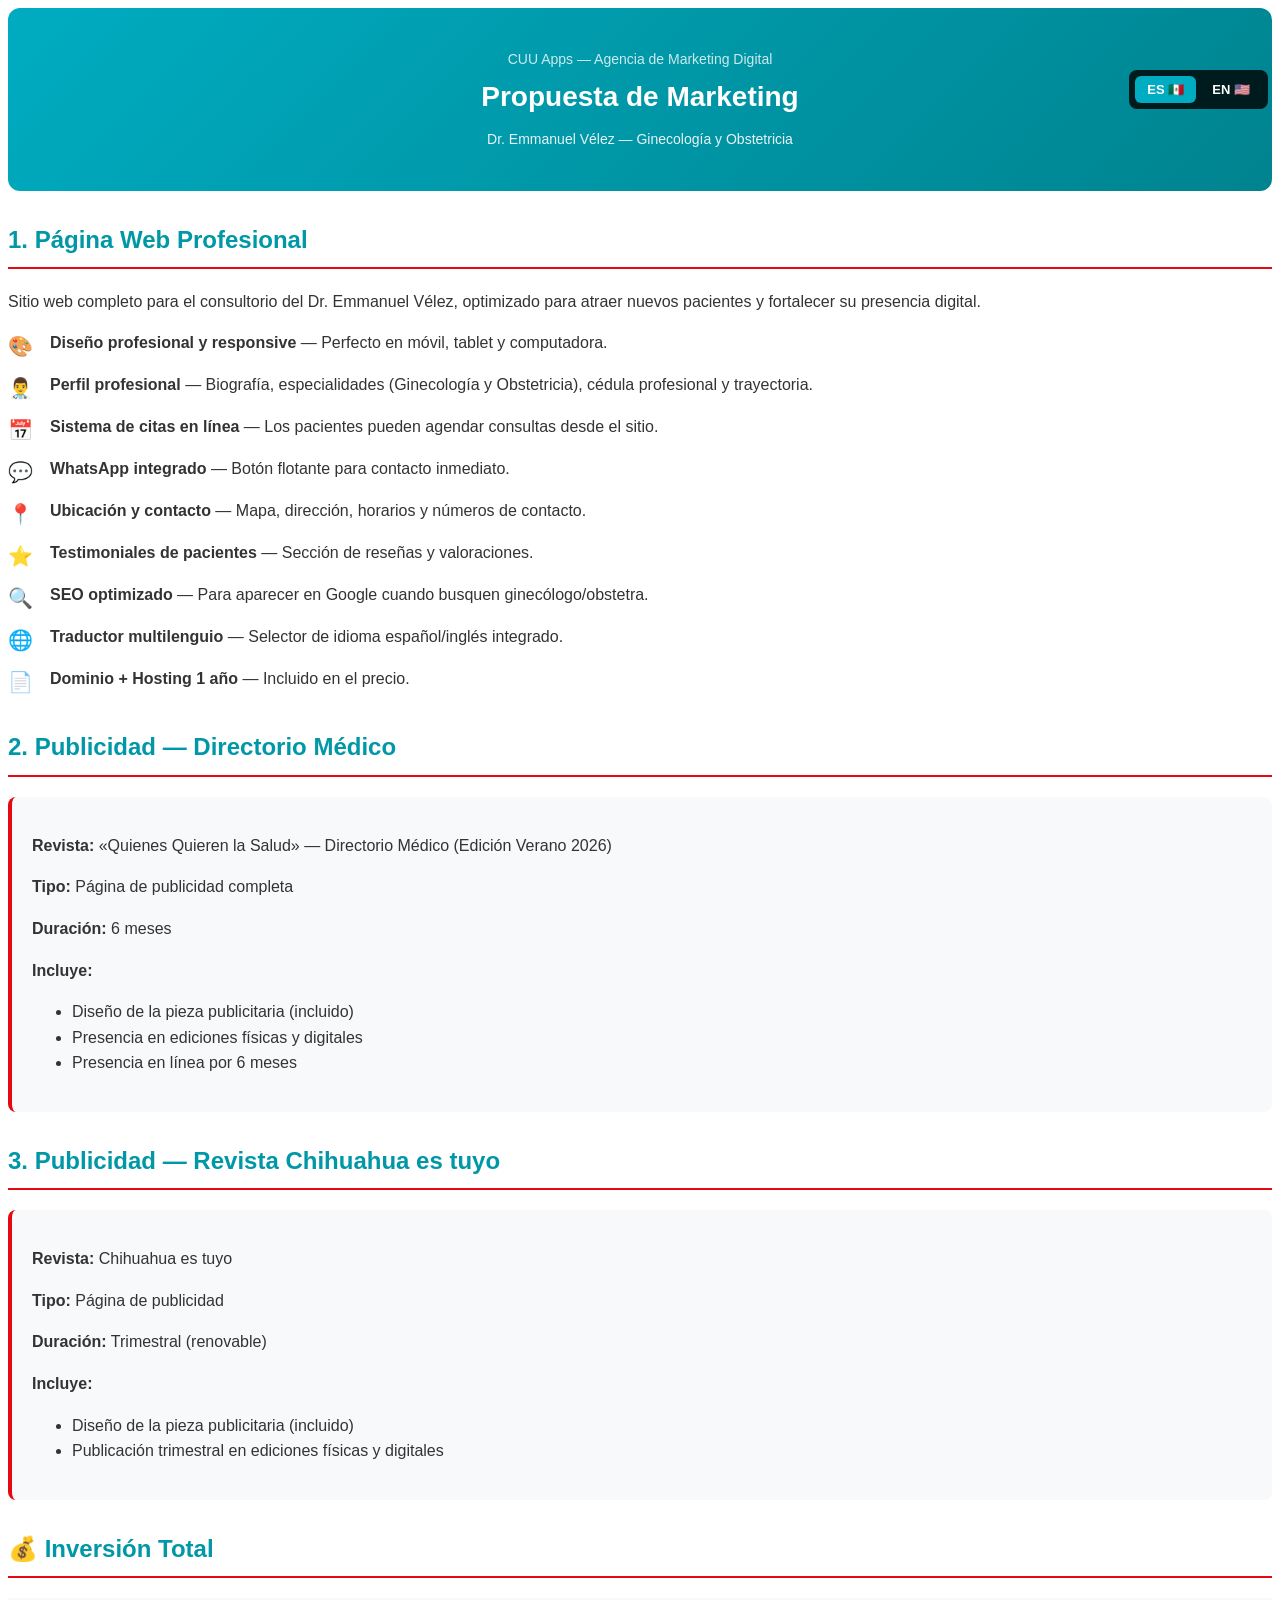
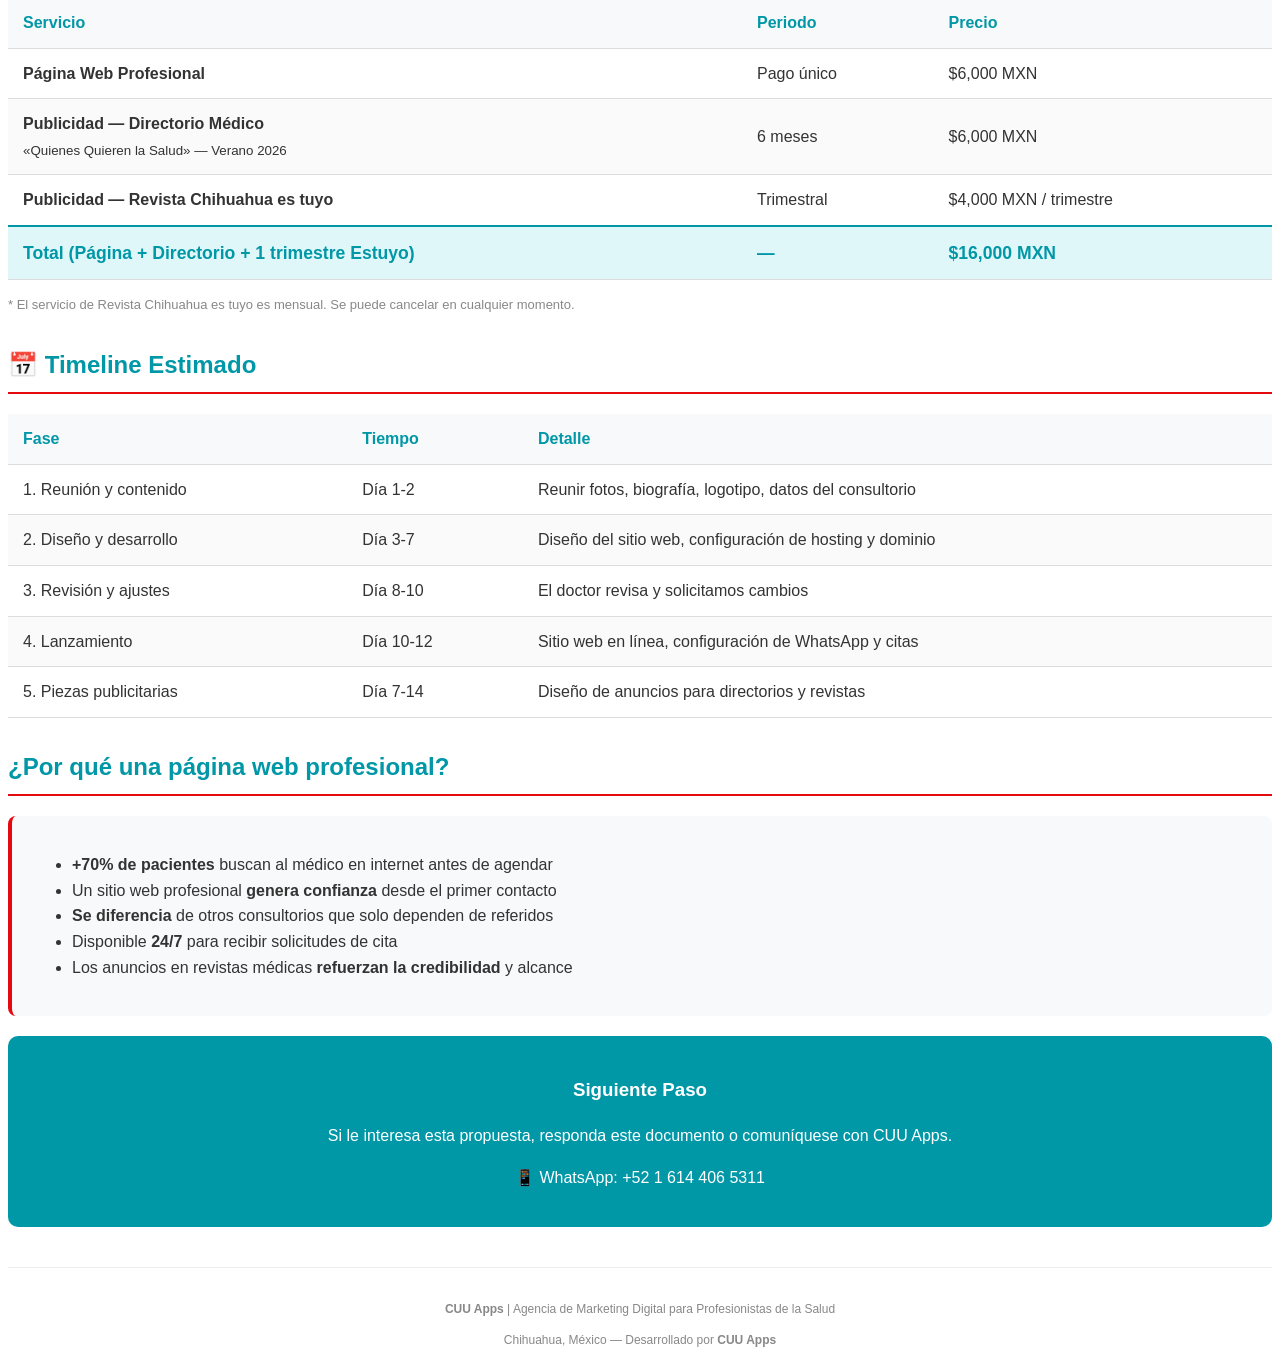
<file: propuesta-dr-belles.html>
<!DOCTYPE html>
<html lang="es">
<head>
<meta charset="utf-8">
<style>
  @page { margin: 2cm; size: A4; }
  body { font-family: Arial, sans-serif; color: #333; line-height: 1.6; }
  .header { background: linear-gradient(135deg, #00acc1, #00838f); color: white; padding: 40px; border-radius: 12px; text-align: center; margin-bottom: 30px; }
  .header h1 { margin: 0; font-size: 28px; }
  .header p { margin: 8px 0 0; opacity: 0.9; font-size: 14px; }
  h2 { color: #0097a7; border-bottom: 2px solid #e50910; padding-bottom: 8px; margin-top: 30px; }
  .section { margin-bottom: 20px; }
  .feature { display: flex; align-items: start; gap: 12px; margin: 10px 0; }
  .feature-icon { font-size: 20px; min-width: 30px; }
  .price-table { width: 100%; border-collapse: collapse; margin: 15px 0; }
  .price-table th, .price-table td { padding: 12px 15px; text-align: left; border-bottom: 1px solid #ddd; }
  .price-table th { background: #f8f9fa; color: #0097a7; }
  .price-table tr:nth-child(even) { background: #fafafa; }
  .total-row { background: #e0f7fa !important; font-weight: bold; font-size: 1.1em; }
  .total-row td { border-top: 2px solid #0097a7; color: #0097a7; }
  .card { background: #f8f9fa; border-radius: 8px; padding: 20px; margin: 15px 0; border-left: 4px solid #e50910; }
  .cta-box { background: #0097a7; color: white; padding: 20px 30px; border-radius: 10px; text-align: center; margin: 20px 0; }
  .footer { text-align: center; color: #888; font-size: 12px; margin-top: 40px; padding-top: 20px; border-top: 1px solid #eee; }
</style>
</head>
<body>
<div class="header">
  <div style="font-size:14px;opacity:0.8;margin-bottom:5px;">CUU Apps — Agencia de Marketing Digital</div>
  <h1>Propuesta de Marketing</h1>
  <p>Dr. Emmanuel Vélez — Ginecología y Obstetricia</p>
</div>

<div class="section">
  <h2>1. Página Web Profesional</h2>
  <p>Sitio web completo para el consultorio del Dr. Emmanuel Vélez, optimizado para atraer nuevos pacientes y fortalecer su presencia digital.</p>
  <div class="feature"><span class="feature-icon">🎨</span><div><strong>Diseño profesional y responsive</strong> — Perfecto en móvil, tablet y computadora.</div></div>
  <div class="feature"><span class="feature-icon">👨‍⚕️</span><div><strong>Perfil profesional</strong> — Biografía, especialidades (Ginecología y Obstetricia), cédula profesional y trayectoria.</div></div>
  <div class="feature"><span class="feature-icon">📅</span><div><strong>Sistema de citas en línea</strong> — Los pacientes pueden agendar consultas desde el sitio.</div></div>
  <div class="feature"><span class="feature-icon">💬</span><div><strong>WhatsApp integrado</strong> — Botón flotante para contacto inmediato.</div></div>
  <div class="feature"><span class="feature-icon">📍</span><div><strong>Ubicación y contacto</strong> — Mapa, dirección, horarios y números de contacto.</div></div>
  <div class="feature"><span class="feature-icon">⭐</span><div><strong>Testimoniales de pacientes</strong> — Sección de reseñas y valoraciones.</div></div>
  <div class="feature"><span class="feature-icon">🔍</span><div><strong>SEO optimizado</strong> — Para aparecer en Google cuando busquen ginecólogo/obstetra.</div></div>
  <div class="feature"><span class="feature-icon">🌐</span><div><strong>Traductor multilenguio</strong> — Selector de idioma español/inglés integrado.</div></div>
  <div class="feature"><span class="feature-icon">📄</span><div><strong>Dominio + Hosting 1 año</strong> — Incluido en el precio.</div></div>
</div>

<div class="section">
  <h2>2. Publicidad — Directorio Médico</h2>
  <div class="card">
    <p><strong>Revista:</strong> «Quienes Quieren la Salud» — Directorio Médico (Edición Verano 2026)</p>
    <p><strong>Tipo:</strong> Página de publicidad completa</p>
    <p><strong>Duración:</strong> 6 meses</p>
    <p><strong>Incluye:</strong></p>
    <ul>
      <li>Diseño de la pieza publicitaria (incluido)</li>
      <li>Presencia en ediciones físicas y digitales</li>
      <li>Presencia en línea por 6 meses</li>
    </ul>
  </div>
</div>

<div class="section">
  <h2>3. Publicidad — Revista Chihuahua es tuyo</h2>
  <div class="card">
    <p><strong>Revista:</strong> Chihuahua es tuyo</p>
    <p><strong>Tipo:</strong> Página de publicidad</p>
    <p><strong>Duración:</strong> Trimestral (renovable)</p>
    <p><strong>Incluye:</strong></p>
    <ul>
      <li>Diseño de la pieza publicitaria (incluido)</li>
      <li>Publicación trimestral en ediciones físicas y digitales</li>
    </ul>
  </div>
</div>

<div class="section">
  <h2>💰 Inversión Total</h2>
  <table class="price-table">
    <thead>
      <tr><th>Servicio</th><th>Periodo</th><th>Precio</th></tr>
    </thead>
    <tbody>
      <tr>
        <td><strong>Página Web Profesional</strong></td>
        <td>Pago único</td>
        <td>$6,000 MXN</td>
      </tr>
      <tr>
        <td><strong>Publicidad — Directorio Médico</strong><br><small>«Quienes Quieren la Salud» — Verano 2026</small></td>
        <td>6 meses</td>
        <td>$6,000 MXN</td>
      </tr>
      <tr>
        <td><strong>Publicidad — Revista Chihuahua es tuyo</strong></td>
        <td>Trimestral</td>
        <td>$4,000 MXN / trimestre</td>
      </tr>
      <tr class="total-row">
        <td>Total (Página + Directorio + 1 trimestre Estuyo)</td>
        <td>—</td>
        <td>$16,000 MXN</td>
      </tr>
    </tbody>
  </table>
  <p style="color:#888;font-size:13px;">* El servicio de Revista Chihuahua es tuyo es mensual. Se puede cancelar en cualquier momento.</p>
</div>

<div class="section">
  <h2>📅 Timeline Estimado</h2>
  <table class="price-table">
    <thead><tr><th>Fase</th><th>Tiempo</th><th>Detalle</th></tr></thead>
    <tr><td>1. Reunión y contenido</td><td>Día 1-2</td><td>Reunir fotos, biografía, logotipo, datos del consultorio</td></tr>
    <tr><td>2. Diseño y desarrollo</td><td>Día 3-7</td><td>Diseño del sitio web, configuración de hosting y dominio</td></tr>
    <tr><td>3. Revisión y ajustes</td><td>Día 8-10</td><td>El doctor revisa y solicitamos cambios</td></tr>
    <tr><td>4. Lanzamiento</td><td>Día 10-12</td><td>Sitio web en línea, configuración de WhatsApp y citas</td></tr>
    <tr><td>5. Piezas publicitarias</td><td>Día 7-14</td><td>Diseño de anuncios para directorios y revistas</td></tr>
  </table>
</div>

<div class="section">
  <h2>¿Por qué una página web profesional?</h2>
  <div class="card">
    <ul>
      <li><strong>+70% de pacientes</strong> buscan al médico en internet antes de agendar</li>
      <li>Un sitio web profesional <strong>genera confianza</strong> desde el primer contacto</li>
      <li><strong>Se diferencia</strong> de otros consultorios que solo dependen de referidos</li>
      <li>Disponible <strong>24/7</strong> para recibir solicitudes de cita</li>
      <li>Los anuncios en revistas médicas <strong>refuerzan la credibilidad</strong> y alcance</li>
    </ul>
  </div>
</div>

<div class="cta-box">
  <h3>Siguiente Paso</h3>
  <p>Si le interesa esta propuesta, responda este documento o comuníquese con CUU Apps.</p>
  <p style="margin-top:10px;">📱 WhatsApp: +52 1 614 406 5311</p>
</div>

<div class="footer">
  <p><strong>CUU Apps</strong> | Agencia de Marketing Digital para Profesionistas de la Salud</p>
  <p>Chihuahua, México — Desarrollado por <strong>CUU Apps</strong></p>
</div>
  <!-- Language Switcher -->
  <style>
    .lang-switcher {
      position: fixed;
      top: 70px;
      right: 12px;
      z-index: 9999;
      background: rgba(0,0,0,0.8);
      border-radius: 8px;
      padding: 6px;
      display: flex;
      gap: 4px;
    }
    .lang-switcher button {
      background: transparent;
      border: none;
      color: white;
      padding: 6px 12px;
      border-radius: 6px;
      cursor: pointer;
      font-size: 13px;
      font-weight: 600;
    }
    .lang-switcher button.active {
      background: #00acc1;
    }
    .lang-switcher button:hover {
      background: rgba(255,255,255,0.2);
    }
    .lang-switcher button.active:hover {
      background: #00acc1;
    }
    @media (max-width: 768px) {
      .lang-switcher {
        top: 65px;
        right: 8px;
      }
    }
  </style>
  <div class="lang-switcher" id="langSwitcher">
    <button onclick="switchLang('es')" class="active" id="lang-es">ES 🇲🇽</button>
    <button onclick="switchLang('en')" id="lang-en">EN 🇺🇸</button>
  </div>
  <script src="https://translate.google.com/translate_a/element.js?cb=googleTranslateElementInit"></script>
  <script>
  function googleTranslateElementInit() {
    new google.translate.TranslateElement({pageLanguage:"es",includedLanguages:"en,es",layout:google.translate.TranslateElement.InlineLayout.SIMPLE}, "google_translate隐形");
  }
  function switchLang(lang) {
    document.querySelectorAll('.lang-switcher button').forEach(b => b.classList.remove('active'));
    document.getElementById('lang-' + lang).classList.add('active');
    var select = document.querySelector('.goog-te-gadget select');
    if (select) {
      select.value = lang;
      select.dispatchEvent(new Event('change'));
    } else {
      var frame = document.querySelector('.skiptranslate');
      if (frame) {
        window.location.hash = '#googtrans(' + (lang === 'en' ? '/en' : '') + ')';
        location.reload();
      }
    }
  }
  </script>
  <div id="google_translate隐形" style="position:fixed;top:-9999px;left:-9999px;"></div>
</body>
</html>
</file>
<file: style.css>
/* ============================================
   GOAT TV — Premium Dark Streaming Theme
   ============================================ */

:root {
  --bg-primary: #0a0a0a;
  --bg-secondary: #111111;
  --bg-card: #161616;
  --bg-card-hover: #1a1a1a;
  --accent: #e50914;
  --accent-hover: #ff1a25;
  --accent-glow: rgba(229, 9, 20, 0.3);
  --gold: #f5c518;
  --green: #46d369;
  --text-primary: #ffffff;
  --text-secondary: #b3b3b3;
  --text-muted: #666666;
  --border: #222222;
  --border-light: #333333;
  --gradient-hero: linear-gradient(135deg, #0a0a0a 0%, #1a0a0e 50%, #0a0a0a 100%);
  --gradient-card: linear-gradient(145deg, #161616 0%, #0f0f0f 100%);
  --gradient-accent: linear-gradient(135deg, #e50914 0%, #b20710 100%);
  --shadow-card: 0 8px 32px rgba(0,0,0,0.6);
  --shadow-hover: 0 12px 48px rgba(229,9,20,0.15);
  --radius: 12px;
  --radius-lg: 20px;
  --transition: 0.3s cubic-bezier(0.4, 0, 0.2, 1);
  --font: 'Inter', -apple-system, BlinkMacSystemFont, 'Segoe UI', sans-serif;
}

* { margin: 0; padding: 0; box-sizing: border-box; }

html {
  scroll-behavior: smooth;
  -webkit-font-smoothing: antialiased;
}

body {
  font-family: var(--font);
  background: var(--bg-primary);
  color: var(--text-primary);
  line-height: 1.7;
  overflow-x: hidden;
}

/* ---- Scrollbar ---- */
::-webkit-scrollbar { width: 8px; }
::-webkit-scrollbar-track { background: var(--bg-primary); }
::-webkit-scrollbar-thumb { background: var(--border-light); border-radius: 4px; }
::-webkit-scrollbar-thumb:hover { background: var(--accent); }

/* ---- NAV ---- */
.navbar {
  position: fixed; top: 0; left: 0; right: 0; z-index: 1000;
  padding: 0 2rem;
  height: 72px;
  display: flex; align-items: center; justify-content: space-between;
  background: rgba(10,10,10,0.85);
  backdrop-filter: blur(20px) saturate(1.8);
  -webkit-backdrop-filter: blur(20px) saturate(1.8);
  border-bottom: 1px solid rgba(255,255,255,0.05);
  transition: var(--transition);
}
.navbar.scrolled {
  background: rgba(10,10,10,0.97);
  box-shadow: 0 4px 30px rgba(0,0,0,0.5);
}
.nav-logo {
  font-size: 1.6rem; font-weight: 800; letter-spacing: -0.5px;
  color: var(--text-primary); text-decoration: none;
  display: flex; align-items: center; gap: 0.5rem;
}
.nav-logo span { color: var(--accent); }
.nav-links { display: flex; gap: 2rem; list-style: none; }
.nav-links a {
  color: var(--text-secondary); text-decoration: none; font-weight: 500;
  font-size: 0.95rem; transition: var(--transition); position: relative;
}
.nav-links a::after {
  content: ''; position: absolute; bottom: -4px; left: 0; width: 0;
  height: 2px; background: var(--accent); transition: var(--transition);
}
.nav-links a:hover { color: var(--text-primary); }
.nav-links a:hover::after { width: 100%; }
.nav-links a.active { color: var(--text-primary); }
.nav-links a.active::after { width: 100%; }
.nav-toggle { display: none; background: none; border: none; color: white; font-size: 1.5rem; cursor: pointer; }

/* ---- HERO ---- */
.hero {
  min-height: 100vh;
  display: flex; align-items: center; justify-content: center;
  position: relative;
  overflow: hidden;
  padding: 6rem 2rem 4rem;
}
.hero-bg {
  position: absolute; inset: 0; z-index: 0;
  background: var(--gradient-hero);
}
.hero-bg::before {
  content: '';
  position: absolute; inset: 0;
  background:
    radial-gradient(ellipse at 20% 50%, rgba(229,9,20,0.08) 0%, transparent 60%),
    radial-gradient(ellipse at 80% 50%, rgba(229,9,20,0.05) 0%, transparent 60%);
}
.hero-bg::after {
  content: '';
  position: absolute; bottom: 0; left: 0; right: 0;
  height: 200px;
  background: linear-gradient(to top, var(--bg-primary), transparent);
}
.hero-video {
  position: absolute; inset: 0; z-index: 0;
  overflow: hidden;
}
.hero-video video {
  width: 100%; height: 100%;
  object-fit: cover;
  opacity: 0.4;
}
.video-overlay {
  position: absolute; inset: 0;
  background: linear-gradient(to top, var(--bg-primary) 0%, transparent 40%, transparent 60%, var(--bg-primary) 100%);
}
@keyframes pulse-glow {
  0%, 100% { box-shadow: 0 0 0 0 var(--accent-glow); }
  50% { box-shadow: 0 0 40px 10px var(--accent-glow); }
}
.hero-content {
  position: relative; z-index: 1;
  text-align: center;
  max-width: 900px;
}
.hero-logo {
  margin-bottom: 2rem;
}
.hero-logo img {
  height: 180px;
  width: auto;
}

/* DOWNLOAD INFO */
.download-info {
  padding-top: 0;
}
.download-info-content {
  max-width: 800px;
  margin: 0 auto;
  text-align: center;
}
.download-info-content p {
  color: var(--text-secondary);
  font-size: 1.05rem;
  line-height: 1.8;
  margin-bottom: 1rem;
}

/* PANEL CONTENT */
.credit-table {
  width: 100%;
  max-width: 600px;
  margin: 0 auto;
  border-collapse: collapse;
  border-radius: 12px;
  overflow: hidden;
}
.credit-table thead {
  background: linear-gradient(135deg, #e50914, #b20710);
}
.credit-table th {
  color: white;
  padding: 14px 20px;
  text-align: center;
  font-weight: 600;
  font-size: 0.95rem;
}
.credit-table td {
  padding: 12px 20px;
  text-align: center;
  border-bottom: 1px solid var(--border);
  font-size: 0.95rem;
}
.credit-table tbody tr:hover {
  background: rgba(229, 9, 20, 0.05);
}
.credit-table tbody tr:last-child td {
  border-bottom: none;
}
.credit-table tbody td:first-child {
  font-weight: 500;
  color: var(--text-secondary);
}
.credit-table tbody td:last-child {
  font-weight: 700;
  color: var(--accent);
}
.panel-content {
  max-width: 800px;
  margin: 0 auto;
}
.panel-content p {
  color: var(--text-secondary);
  font-size: 1.05rem;
  line-height: 1.8;
  margin-bottom: 1rem;
}
.panel-note {
  background: var(--bg-secondary);
  border: 1px solid var(--border);
  border-left: 4px solid var(--accent);
  padding: 1rem 1.5rem;
  border-radius: 8px;
  margin: 1.5rem 0;
  font-size: 0.95rem;
  color: var(--text-secondary);
}

/* VIDEO SECTION */
.video-section {
  padding-top: 0;
  padding-bottom: 0;
}
.video-wrapper {
  max-width: 1000px;
  margin: 0 auto;
  border-radius: 16px;
  overflow: hidden;
  box-shadow: 0 20px 60px rgba(0,0,0,0.5);
  border: 1px solid rgba(255,255,255,0.05);
}
.video-wrapper video {
  width: 100%;
  display: block;
}
.hero-badge {
  display: inline-flex; align-items: center; gap: 0.5rem;
  padding: 0.4rem 1rem;
  background: rgba(229,9,20,0.1);
  border: 1px solid rgba(229,9,20,0.2);
  border-radius: 50px;
  font-size: 0.85rem; color: var(--accent);
  margin-bottom: 1.5rem;
  animation: fadeInDown 0.8s ease-out;
}
.hero-badge .dot {
  width: 8px; height: 8px;
  background: var(--accent);
  border-radius: 50%;
  animation: blink 2s infinite;
}
@keyframes blink {
  0%, 100% { opacity: 1; }
  50% { opacity: 0.3; }
}
.hero h1 {
  font-size: clamp(2.2rem, 5vw, 4rem);
  font-weight: 900;
  line-height: 1.1;
  margin-bottom: 1.2rem;
  animation: fadeInUp 0.8s ease-out 0.2s both;
}
.hero h1 .gradient-text {
  background: linear-gradient(135deg, var(--accent) 0%, #ff6b6b 100%);
  -webkit-background-clip: text;
  -webkit-text-fill-color: transparent;
  background-clip: text;
}
.hero p {
  font-size: 1.15rem;
  color: var(--text-secondary);
  max-width: 650px;
  margin: 0 auto 2rem;
  animation: fadeInUp 0.8s ease-out 0.4s both;
}
.hero-buttons {
  display: flex; gap: 1rem;
  justify-content: center; flex-wrap: wrap;
  animation: fadeInUp 0.8s ease-out 0.6s both;
}

/* ---- BUTTONS ---- */
.btn {
  display: inline-flex; align-items: center; gap: 0.5rem;
  padding: 0.85rem 2rem;
  border-radius: 50px;
  font-size: 1rem; font-weight: 600;
  text-decoration: none;
  cursor: pointer;
  border: none;
  transition: var(--transition);
}
.btn-primary {
  background: var(--gradient-accent);
  color: white;
  box-shadow: 0 4px 20px var(--accent-glow);
}
.btn-primary:hover {
  transform: translateY(-2px);
  box-shadow: 0 8px 30px rgba(229,9,20,0.4);
}
.btn-outline {
  background: transparent;
  color: var(--text-primary);
  border: 2px solid var(--border-light);
}
.btn-outline:hover {
  border-color: var(--accent);
  color: var(--accent);
  transform: translateY(-2px);
}

/* ---- SECTIONS ---- */
.section {
  padding: 6rem 2rem;
  position: relative;
}
.section-header {
  text-align: center;
  max-width: 700px;
  margin: 0 auto 4rem;
}
.section-header .tag {
  display: inline-block;
  padding: 0.3rem 1rem;
  background: rgba(229,9,20,0.1);
  border: 1px solid rgba(229,9,20,0.15);
  border-radius: 50px;
  font-size: 0.8rem; color: var(--accent);
  text-transform: uppercase;
  letter-spacing: 1.5px;
  margin-bottom: 1rem;
}
.section-header h2 {
  font-size: clamp(1.8rem, 3.5vw, 2.8rem);
  font-weight: 800;
  margin-bottom: 1rem;
  line-height: 1.2;
}
.section-header p {
  color: var(--text-secondary);
  font-size: 1.05rem;
}
.container {
  max-width: 1200px;
  margin: 0 auto;
}

/* ---- FEATURES ---- */
.features-grid {
  display: grid;
  grid-template-columns: repeat(auto-fit, minmax(280px, 1fr));
  gap: 1.5rem;
}
.feature-card {
  background: var(--gradient-card);
  border: 1px solid var(--border);
  border-radius: var(--radius);
  padding: 2rem;
  transition: var(--transition);
  position: relative;
  overflow: hidden;
}
.feature-card::before {
  content: '';
  position: absolute; top: 0; left: 0; right: 0;
  height: 2px;
  background: var(--gradient-accent);
  opacity: 0;
  transition: var(--transition);
}
.feature-card:hover {
  border-color: var(--border-light);
  transform: translateY(-4px);
  box-shadow: var(--shadow-hover);
}
.feature-card:hover::before { opacity: 1; }
.feature-icon {
  width: 52px; height: 52px;
  background: rgba(229,9,20,0.1);
  border-radius: 12px;
  display: flex; align-items: center; justify-content: center;
  font-size: 1.5rem;
  margin-bottom: 1.2rem;
}
.feature-card h3 {
  font-size: 1.1rem;
  margin-bottom: 0.6rem;
  font-weight: 700;
}
.feature-card p {
  color: var(--text-secondary);
  font-size: 0.95rem;
}

/* ---- DEVICES ---- */
.devices-row {
  display: flex;
  gap: 1.5rem;
  justify-content: center;
  flex-wrap: wrap;
}
.device-card {
  background: var(--gradient-card);
  border: 1px solid var(--border);
  border-radius: var(--radius);
  padding: 2rem 2.5rem;
  text-align: center;
  transition: var(--transition);
  min-width: 180px;
}
.device-card:hover {
  border-color: var(--accent);
  transform: translateY(-4px);
  box-shadow: var(--shadow-hover);
}
.device-icon {
  font-size: 2.5rem;
  margin-bottom: 0.8rem;
}
.device-card h4 {
  font-size: 1rem;
  font-weight: 600;
}

/* ---- PRICING ---- */
.pricing-grid {
  display: grid;
  grid-template-columns: repeat(auto-fit, minmax(240px, 1fr));
  gap: 1.5rem;
  max-width: 1000px;
  margin: 0 auto;
}
.price-card {
  background: var(--gradient-card);
  border: 1px solid var(--border);
  border-radius: var(--radius-lg);
  padding: 2.5rem 2rem;
  text-align: center;
  transition: var(--transition);
  position: relative;
  overflow: hidden;
}
.price-card.featured {
  border-color: var(--accent);
  box-shadow: 0 0 40px var(--accent-glow);
}
.price-card.featured::before {
  content: 'MÁS POPULAR';
  position: absolute; top: 16px; right: -30px;
  background: var(--gradient-accent);
  color: white;
  font-size: 0.7rem; font-weight: 700;
  padding: 4px 40px;
  transform: rotate(45deg);
  letter-spacing: 1px;
}
.price-card:hover {
  transform: translateY(-6px);
  box-shadow: var(--shadow-hover);
}
.price-duration {
  font-size: 0.9rem;
  color: var(--text-secondary);
  margin-bottom: 1rem;
  text-transform: uppercase;
  letter-spacing: 1px;
}
.price-amount {
  font-size: 2.8rem;
  font-weight: 900;
  margin-bottom: 0.3rem;
}
.price-amount .currency {
  font-size: 1.2rem;
  vertical-align: super;
  color: var(--text-secondary);
}
.price-original {
  text-decoration: line-through;
  color: var(--text-muted);
  font-size: 1.1rem;
  margin-bottom: 0.3rem;
}
.price-savings {
  display: inline-block;
  background: rgba(70, 211, 105, 0.1);
  color: var(--green);
  padding: 0.2rem 0.8rem;
  border-radius: 50px;
  font-size: 0.85rem;
  font-weight: 600;
  margin-bottom: 1.5rem;
}
.price-features {
  list-style: none;
  text-align: left;
  margin-bottom: 1.5rem;
}
.price-features li {
  padding: 0.5rem 0;
  color: var(--text-secondary);
  font-size: 0.9rem;
  display: flex; align-items: center; gap: 0.5rem;
}
.price-features li::before {
  content: '✓';
  color: var(--green);
  font-weight: 700;
}
.price-note {
  text-align: center;
  margin-top: 2rem;
  color: var(--text-secondary);
  font-size: 0.95rem;
}

/* ---- PAYMENT ---- */
.payment-section {
  background: var(--bg-secondary);
  border-radius: var(--radius-lg);
  padding: 3rem;
  border: 1px solid var(--border);
}
.payment-grid {
  display: grid;
  grid-template-columns: repeat(auto-fit, minmax(280px, 1fr));
  gap: 2rem;
}
.payment-region h4 {
  font-size: 1.1rem;
  margin-bottom: 0.8rem;
  display: flex; align-items: center; gap: 0.5rem;
}
.payment-region ul {
  list-style: none;
}
.payment-region li {
  padding: 0.4rem 0;
  color: var(--text-secondary);
  font-size: 0.95rem;
}
.payment-region li::before {
  content: '→ ';
  color: var(--accent);
}
.payment-note {
  margin-top: 1.5rem;
  padding: 1rem 1.5rem;
  background: rgba(245, 197, 24, 0.08);
  border: 1px solid rgba(245, 197, 24, 0.15);
  border-radius: var(--radius);
  color: var(--gold);
  font-size: 0.9rem;
  display: flex; align-items: center; gap: 0.5rem;
}

/* ---- FAQ ---- */
.faq-list {
  max-width: 800px;
  margin: 0 auto;
}
.faq-item {
  border: 1px solid var(--border);
  border-radius: var(--radius);
  margin-bottom: 0.8rem;
  overflow: hidden;
  background: var(--bg-card);
  transition: var(--transition);
}
.faq-item:hover { border-color: var(--border-light); }
.faq-question {
  width: 100%;
  padding: 1.2rem 1.5rem;
  background: none;
  border: none;
  color: var(--text-primary);
  font-size: 1rem;
  font-weight: 600;
  text-align: left;
  cursor: pointer;
  display: flex;
  align-items: center;
  justify-content: space-between;
  gap: 1rem;
  font-family: var(--font);
}
.faq-question .icon {
  font-size: 1.2rem;
  transition: transform 0.3s ease;
  color: var(--accent);
  flex-shrink: 0;
}
.faq-item.open .faq-question .icon {
  transform: rotate(45deg);
}
.faq-answer {
  max-height: 0;
  overflow: hidden;
  transition: max-height 0.4s ease, padding 0.4s ease;
}
.faq-item.open .faq-answer {
  max-height: 500px;
}
.faq-answer-inner {
  padding: 0 1.5rem 1.2rem;
  color: var(--text-secondary);
  font-size: 0.95rem;
  line-height: 1.7;
}

/* ---- BLOG HERO ---- */
.page-hero {
  padding: 8rem 2rem 4rem;
  text-align: center;
  background: var(--gradient-hero);
  position: relative;
}
.page-hero::after {
  content: '';
  position: absolute; bottom: 0; left: 0; right: 0;
  height: 100px;
  background: linear-gradient(to top, var(--bg-primary), transparent);
}
.page-hero h1 {
  font-size: clamp(2rem, 4vw, 3rem);
  font-weight: 800;
  margin-bottom: 1rem;
  position: relative; z-index: 1;
}
.page-hero p {
  color: var(--text-secondary);
  font-size: 1.1rem;
  max-width: 600px;
  margin: 0 auto;
  position: relative; z-index: 1;
}

/* ---- BLOG CONTENT ---- */
.blog-content {
  max-width: 800px;
  margin: 0 auto;
}
.blog-content h2 {
  font-size: 1.8rem;
  font-weight: 800;
  margin: 2.5rem 0 1rem;
}
.blog-content h3 {
  font-size: 1.3rem;
  font-weight: 700;
  margin: 2rem 0 0.8rem;
  color: var(--accent);
}
.blog-content p {
  color: var(--text-secondary);
  margin-bottom: 1rem;
  font-size: 1.02rem;
}
.blog-content ul {
  list-style: none;
  margin-bottom: 1.5rem;
}
.blog-content ul li {
  padding: 0.4rem 0;
  color: var(--text-secondary);
}
.blog-content ul li::before {
  content: '▸ ';
  color: var(--accent);
  font-weight: 700;
}
.blog-cta {
  background: var(--gradient-card);
  border: 1px solid var(--border);
  border-radius: var(--radius-lg);
  padding: 2.5rem;
  text-align: center;
  margin: 3rem 0;
}

/* ---- DOWNLOAD STEPS ---- */
.steps-container {
  max-width: 800px;
  margin: 0 auto;
}
.step-card {
  background: var(--gradient-card);
  border: 1px solid var(--border);
  border-radius: var(--radius-lg);
  padding: 2rem;
  margin-bottom: 1.5rem;
  display: flex;
  gap: 1.5rem;
  align-items: flex-start;
  transition: var(--transition);
}
.step-card:hover {
  border-color: var(--border-light);
  box-shadow: var(--shadow-card);
}
.step-number {
  width: 48px; height: 48px;
  background: var(--gradient-accent);
  border-radius: 50%;
  display: flex; align-items: center; justify-content: center;
  font-size: 1.2rem; font-weight: 800;
  flex-shrink: 0;
}
.step-content h3 {
  font-size: 1.1rem;
  margin-bottom: 0.5rem;
}
.step-content p {
  color: var(--text-secondary);
  font-size: 0.95rem;
}
.step-code {
  display: inline-block;
  background: rgba(229,9,20,0.1);
  border: 1px solid rgba(229,9,20,0.2);
  padding: 0.2rem 0.8rem;
  border-radius: 6px;
  font-family: monospace;
  font-size: 1.1rem;
  color: var(--accent);
  font-weight: 700;
  margin: 0.3rem 0;
}
/* ---- CONTACT ---- */
.contact-grid {
  display: grid;
  grid-template-columns: 1fr 1fr;
  gap: 2rem;
  max-width: 900px;
  margin: 0 auto;
}
.contact-card {
  background: var(--gradient-card);
  border: 1px solid var(--border);
  border-radius: var(--radius-lg);
  padding: 2.5rem;
  transition: var(--transition);
}
.contact-card:hover {
  border-color: var(--border-light);
  box-shadow: var(--shadow-card);
}
.contact-icon {
  width: 60px; height: 60px;
  background: rgba(37,211,102,0.1);
  border-radius: 16px;
  display: flex; align-items: center; justify-content: center;
  font-size: 1.8rem;
  margin-bottom: 1.2rem;
}
.contact-card h3 {
  font-size: 1.2rem;
  margin-bottom: 0.6rem;
}
.contact-card p {
  color: var(--text-secondary);
  font-size: 0.95rem;
  margin-bottom: 1rem;
}
.schedule-box {
  background: var(--bg-secondary);
  border-radius: var(--radius);
  padding: 1.5rem;
  margin-top: 2rem;
  text-align: center;
  border: 1px solid var(--border);
}
.schedule-box h4 {
  color: var(--gold);
  margin-bottom: 0.5rem;
}
.schedule-box p {
  color: var(--text-secondary);
  font-size: 0.9rem;
}

/* ---- FOOTER ---- */
.footer {
  background: var(--bg-secondary);
  border-top: 1px solid var(--border);
  padding: 3rem 2rem 2rem;
  text-align: center;
}
.footer-brand {
  font-size: 1.5rem;
  font-weight: 800;
  margin-bottom: 0.5rem;
}
.footer-brand span { color: var(--accent); }
.footer p {
  color: var(--text-muted);
  font-size: 0.85rem;
}
.footer-links {
  display: flex;
  justify-content: center;
  gap: 2rem;
  margin: 1rem 0;
  flex-wrap: wrap;
}
.footer-links a {
  color: var(--text-secondary);
  text-decoration: none;
  font-size: 0.9rem;
  transition: var(--transition);
}
.footer-links a:hover { color: var(--accent); }
.footer-logo {
  height: 80px;
  width: auto;
  margin-bottom: 0.5rem;
}
.footer-credit {
  margin-top: 1.5rem;
  font-size: 0.8rem !important;
  color: var(--text-muted);
}
.footer-credit a {
  color: var(--accent);
  text-decoration: none;
}
.footer-credit a:hover {
  text-decoration: underline;
}

/* ---- WHATSAPP FLOAT ---- */
.whatsapp-float {
  position: fixed;
  bottom: 24px;
  right: 24px;
  width: 60px; height: 60px;
  background: #25d366;
  border-radius: 50%;
  display: flex; align-items: center; justify-content: center;
  box-shadow: 0 4px 20px rgba(37,211,102,0.4);
  z-index: 999;
  text-decoration: none;
  transition: var(--transition);
  animation: float 3s ease-in-out infinite;
}
.whatsapp-float:hover {
  transform: scale(1.1);
  box-shadow: 0 6px 30px rgba(37,211,102,0.6);
}
.whatsapp-float svg {
  width: 32px; height: 32px;
  fill: white;
}
@keyframes float {
  0%, 100% { transform: translateY(0); }
  50% { transform: translateY(-8px); }
}

/* ---- ANIMATIONS ---- */
@keyframes fadeInUp {
  from { opacity: 0; transform: translateY(30px); }
  to { opacity: 1; transform: translateY(0); }
}
@keyframes fadeInDown {
  from { opacity: 0; transform: translateY(-20px); }
  to { opacity: 1; transform: translateY(0); }
}
.animate-on-scroll {
  opacity: 0;
  transform: translateY(30px);
  transition: opacity 0.6s ease-out, transform 0.6s ease-out;
}
.animate-on-scroll.visible {
  opacity: 1;
  transform: translateY(0);
}

/* ---- RESPONSIVE ---- */
@media (max-width: 768px) {
  .nav-links {
    display: none;
    position: absolute;
    top: 72px; left: 0; right: 0;
    background: rgba(10,10,10,0.98);
    flex-direction: column;
    padding: 1.5rem 2rem;
    gap: 1rem;
    border-bottom: 1px solid var(--border);
  }
  .nav-links.open { display: flex; }
  .nav-toggle { display: block; }
  .hero { min-height: 90vh; padding: 5rem 1.5rem 3rem; }
  .section { padding: 4rem 1.5rem; }
  .step-card { flex-direction: column; gap: 1rem; }
  .contact-grid { grid-template-columns: 1fr; }
  .pricing-grid { grid-template-columns: 1fr; max-width: 400px; }
  .payment-section { padding: 2rem 1.5rem; }
  .devices-row { flex-direction: column; align-items: center; }
}
@media (max-width: 480px) {
  .hero h1 { font-size: 1.8rem; }
  .hero-buttons { flex-direction: column; align-items: center; }
  .price-amount { font-size: 2.2rem; }
}
</file>
